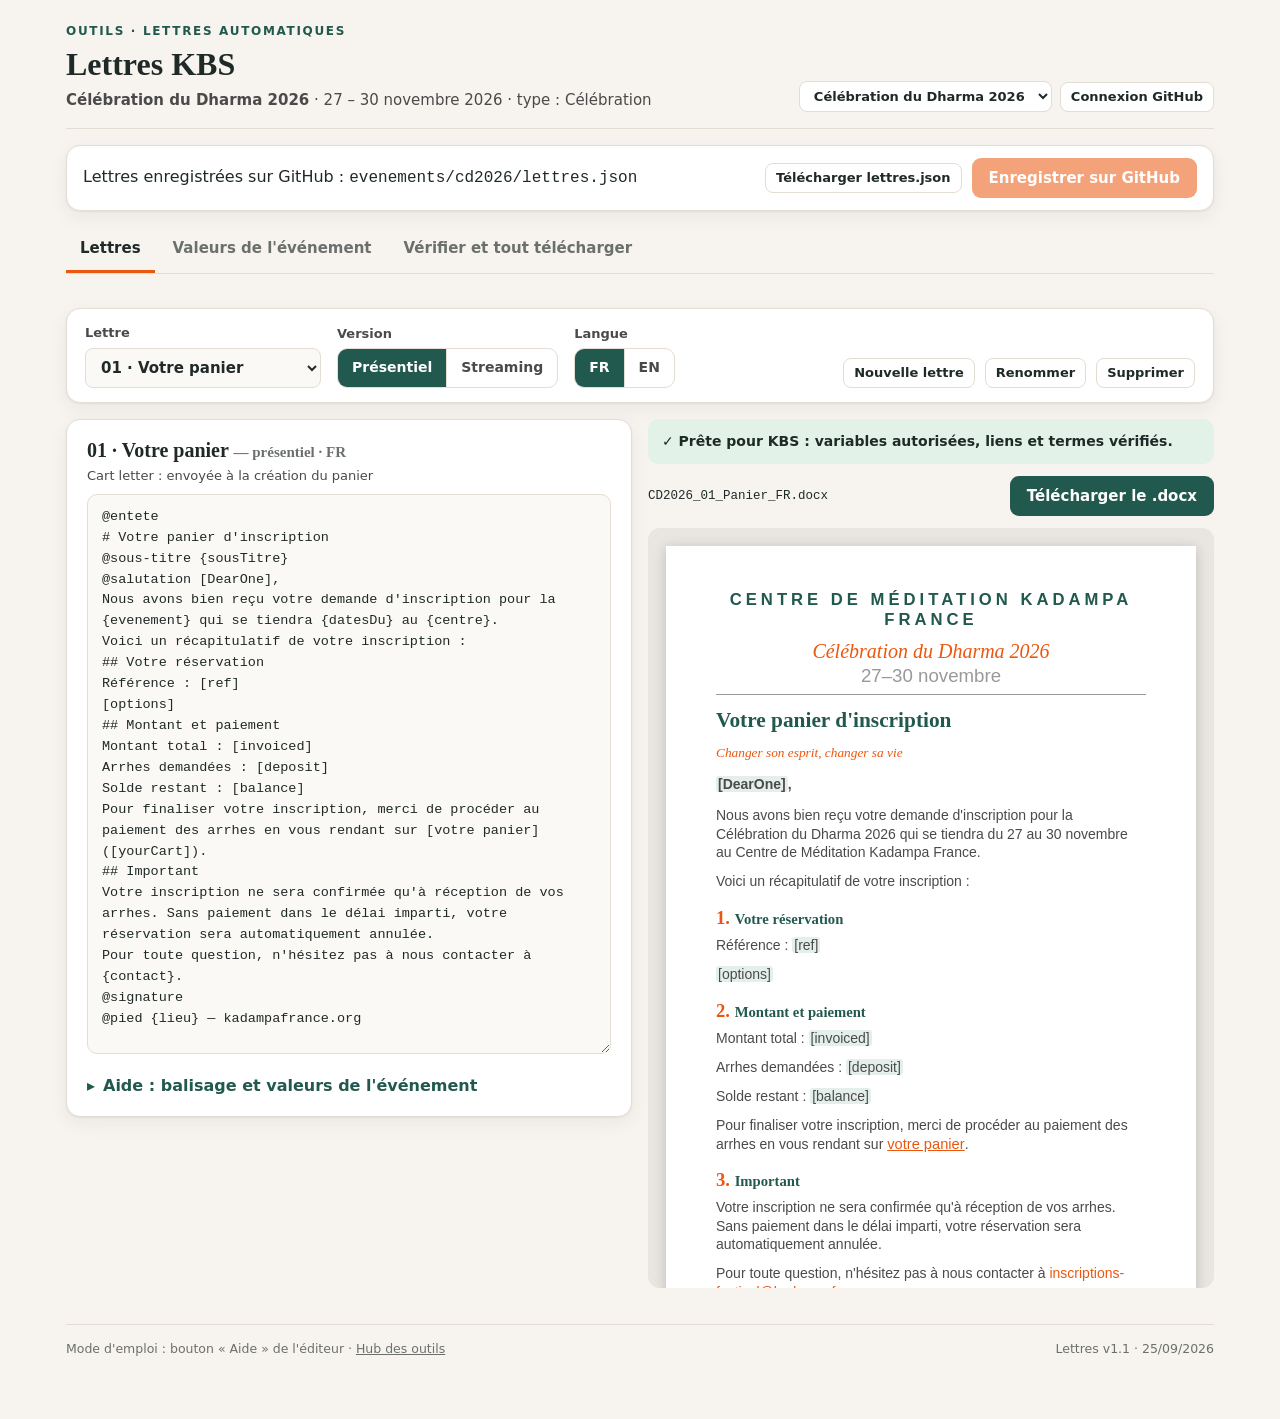
<file: lettres/index.html>
<!DOCTYPE html>
<html lang="fr">
<head>
<meta charset="utf-8">
<meta name="viewport" content="width=device-width, initial-scale=1">
<meta name="robots" content="noindex, nofollow">
<!-- Le jeton GitHub ne peut partir que vers ce site et api.github.com -->
<meta http-equiv="Content-Security-Policy" content="default-src 'self'; connect-src 'self' https://api.github.com; img-src 'self' data: blob:; style-src 'self' 'unsafe-inline'; script-src 'self'; base-uri 'none'; form-action 'none'; object-src 'none'">
<title>Lettres KBS</title>
<link rel="icon" href="data:image/svg+xml,%3Csvg xmlns='http://www.w3.org/2000/svg' viewBox='0 0 32 32'%3E%3Crect width='32' height='32' rx='7' fill='%2322594E'/%3E%3Crect x='7' y='9' width='18' height='14' rx='2' fill='none' stroke='%23fff' stroke-width='2.2'/%3E%3Cpath d='M7.5 10l8.5 7 8.5-7' fill='none' stroke='%23EB570F' stroke-width='2.2'/%3E%3C/svg%3E">
<link rel="stylesheet" href="/commun/formulaires.css">
<style>
/* =========================================================
   Lettres KBS — page propre (le reste vient de formulaires.css)
   ========================================================= */
.barre-outils{display:flex;flex-wrap:wrap;align-items:flex-end;gap:12px 16px;padding:14px 18px}
.seg{display:inline-flex;border:1px solid var(--line);border-radius:10px;overflow:hidden;background:var(--surface)}
.seg button{border:0;background:none;padding:8px 14px;font-weight:700;font-size:14px;cursor:pointer;color:var(--ink-2)}
.seg button+button{border-left:1px solid var(--line)}
.seg button[aria-pressed="true"]{background:var(--teal);color:#fff}
:root[data-theme="dark"] .seg button[aria-pressed="true"]{color:#10201C}
@media (prefers-color-scheme: dark){:root:not([data-theme="light"]) .seg button[aria-pressed="true"]{color:#10201C}}
.duo-l{display:grid;grid-template-columns:minmax(0,1fr) minmax(0,1fr);gap:16px;align-items:start}
@media (max-width:980px){.duo-l{grid-template-columns:1fr}}
.editeur textarea{width:100%;min-height:560px;font:13.5px/1.55 ui-monospace,Consolas,"Cascadia Mono",monospace;padding:12px 14px;border:1px solid var(--line);border-radius:10px;background:var(--surface-2);color:var(--ink);resize:vertical;tab-size:2}
.editeur textarea:focus{outline:3px solid var(--orange);outline-offset:1px}
.papier-wrap{background:#E9E6E1;border-radius:12px;padding:18px;max-height:760px;overflow:auto}
.papier{background:#fff;color:#4A4A4A;max-width:640px;margin:0 auto;padding:44px 50px;box-shadow:0 2px 12px rgba(0,0,0,.18);min-height:400px}
.papier a{color:#EB570F}
.papier mark.kbs{background:#E4EFEC;color:inherit;border-radius:3px;padding:0 2px}
.papier mark.manque{background:#FBE9E7;color:#B3261E;border-radius:3px;padding:0 2px;font-weight:700}
@media (max-width:560px){.papier{padding:24px 18px}.papier-wrap{padding:8px}}
.verif{padding:12px 14px;border-radius:10px;font-size:14px}
.verif.ok{background:var(--ok-soft)}
.verif.ko{background:var(--ko-soft)}
.verif.warn{background:var(--warn-soft)}
.verif ul{margin:6px 0 0;padding-left:18px}
.verif li{margin:3px 0}
.verif .btn-link{font-weight:600;text-align:left}
.puces-val{display:flex;flex-wrap:wrap;gap:6px;margin-top:8px}
.puces-val button{font:600 12px/1.2 ui-monospace,Consolas,monospace;border:1px solid var(--line);background:var(--surface);border-radius:999px;padding:4px 8px;cursor:pointer;color:var(--teal)}
.puces-val button:hover{background:var(--teal-soft)}
.aide-tab{width:100%;border-collapse:collapse;font-size:13.5px;margin-top:8px}
.aide-tab td{padding:5px 8px;border-top:1px solid var(--line);vertical-align:top}
.aide-tab td:first-child{font-family:ui-monospace,Consolas,monospace;white-space:nowrap;color:var(--teal)}
.badge{display:inline-block;font-size:12px;font-weight:700;padding:2px 8px;border-radius:999px;background:var(--warn-soft);color:var(--warn);margin-left:8px;vertical-align:2px}
.badge.ok{background:var(--ok-soft);color:var(--ok)}
.badge.ko{background:var(--ko-soft);color:var(--ko)}
.table-val{width:100%;border-collapse:collapse;font-size:14px}
.table-val th{text-align:left;font-size:12.5px;color:var(--ink-2);padding:8px;border-bottom:1px solid var(--line)}
.table-val td{padding:6px 8px;border-bottom:1px solid var(--line);vertical-align:top}
.table-val td:first-child{min-width:190px}
.table-val code{font-size:12px;color:var(--teal)}
.table-val input{width:100%;padding:7px 9px;border:1px solid var(--line);border-radius:7px;background:var(--surface-2);font-size:14px}
.table-val tr.groupe td{background:var(--surface-2);font-weight:700;font-size:13px;color:var(--ink-2)}
.table-val .src{font-size:11.5px;color:var(--muted)}
.liste-l{width:100%;border-collapse:collapse;font-size:14px}
.liste-l th,.liste-l td{padding:8px 10px;border-bottom:1px solid var(--line);text-align:left}
.liste-l th{font-size:12.5px;color:var(--ink-2)}
.etat-l{display:flex;flex-wrap:wrap;align-items:center;justify-content:space-between;gap:10px;padding:12px 16px}
/* texte lu seulement par les lecteurs d'écran */
.lecteur{position:absolute;width:1px;height:1px;overflow:hidden;clip:rect(0 0 0 0);clip-path:inset(50%);white-space:nowrap}
.etat-l.modif{background:var(--orange-soft);border-color:transparent}
</style>
</head>
<body>
<div id="app"></div>
<noscript><p style="padding:24px;text-align:center">Cette page a besoin de JavaScript.</p></noscript>
<script src="/commun/fiche.js"></script>
<script src="/commun/formulaires.js"></script>
<script src="/commun/lettres-base.js"></script>
<script src="/commun/lettres.js"></script>
<script src="/lettres/lettres-page.js"></script>
</body>
</html>
</file>
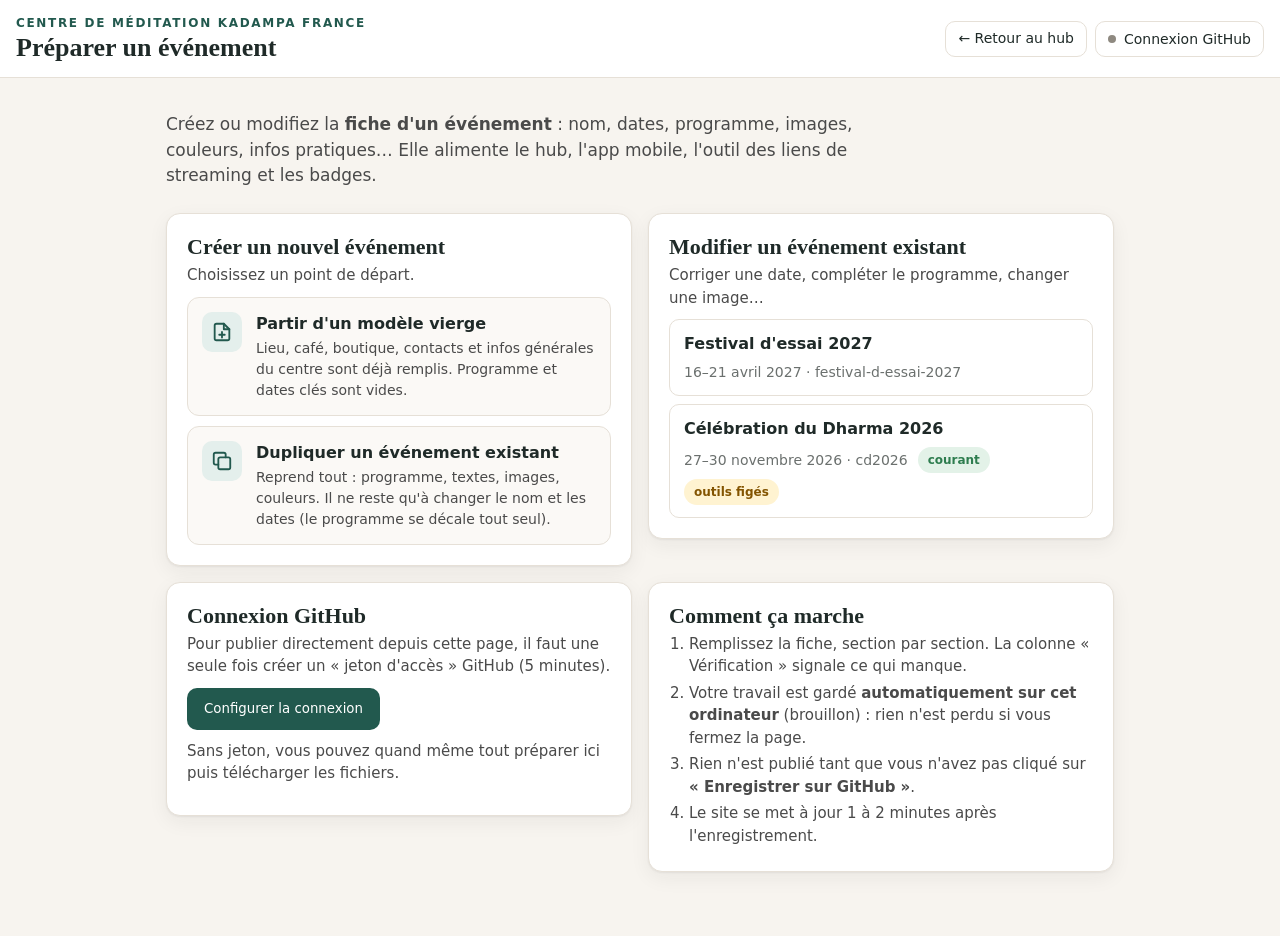
<file: preparer/index.html>
<!DOCTYPE html>
<html lang="fr">
<head>
<meta charset="utf-8">
<meta name="viewport" content="width=device-width, initial-scale=1">
<meta name="robots" content="noindex, nofollow">
<!-- Le jeton GitHub ne peut partir que vers ce site et api.github.com -->
<meta http-equiv="Content-Security-Policy" content="default-src 'self'; connect-src 'self' https://api.github.com data: blob:; img-src 'self' https: data: blob:; style-src 'self' 'unsafe-inline'; script-src 'self' 'unsafe-inline'; base-uri 'none'; form-action 'none'; object-src 'none'">
<title>Préparer un événement</title>
<link rel="icon" href="data:image/svg+xml,%3Csvg xmlns='http://www.w3.org/2000/svg' viewBox='0 0 32 32'%3E%3Crect width='32' height='32' rx='7' fill='%2322594E'/%3E%3Cpath d='M10 22l2-6 8-8 4 4-8 8z' fill='none' stroke='%23EB570F' stroke-width='2.4' stroke-linejoin='round'/%3E%3C/svg%3E">
<style>
/* =========================================================
   Préparer un événement — CMK France
   Crée et modifie les fiches /evenements/<id>/fiche.json
   et les enregistre directement sur GitHub (API), sans
   passer par l'interface de GitHub.
   Page publique : elle ne contient AUCUN jeton ni mot de
   passe. Le jeton GitHub reste dans le navigateur de la
   personne (sessionStorage, ou localStorage si elle coche
   « Se souvenir ») et n'est envoyé qu'à api.github.com.
   ========================================================= */
:root{
  --bg:#F7F4EF; --surface:#FFFFFF; --surface-2:#FBF9F6; --input:#FFFFFF;
  --ink:#1F2A28; --ink-2:#4A4A4A; --muted:#6B706E; --line:#E6E0D7; --field:#8E8980;
  --teal:#22594E; --teal-soft:#E4EFEC; --orange:#EB570F; --orange-ink:#C2470B; --orange-soft:#FDEBE1;
  --ok:#2E7D4F; --ok-soft:#E3F2E8; --err:#B3261E; --err-soft:#FBE9E7; --warn:#835400; --warn-soft:#FFF3D1;
  --on-orange:#FFFFFF; --on-teal:#FFFFFF;
  --shadow:0 1px 2px rgba(31,42,40,.06),0 6px 20px rgba(31,42,40,.06);
  --r:12px; --top:0px;
  color-scheme:light;
}
@media (prefers-color-scheme: dark){
  :root:not([data-theme="light"]){
    --bg:#141A19; --surface:#1C2423; --surface-2:#18201F; --input:#141A19;
    --ink:#ECEFEE; --ink-2:#C4CBC9; --muted:#95A09D; --line:#2C3634; --field:#5E6A67;
    --teal:#7CC4B3; --teal-soft:#1F3330; --orange:#FF8A4C; --orange-ink:#FF9C66; --orange-soft:#3A2419;
    --ok:#5CC98B; --ok-soft:#18301F; --err:#FF8A80; --err-soft:#3A1E1C; --warn:#F2C35B; --warn-soft:#342A12;
    --on-orange:#1A0E07; --on-teal:#0E1A17; --shadow:none; color-scheme:dark;
  }
}
:root[data-theme="dark"]{
  --bg:#141A19; --surface:#1C2423; --surface-2:#18201F; --input:#141A19;
  --ink:#ECEFEE; --ink-2:#C4CBC9; --muted:#95A09D; --line:#2C3634; --field:#5E6A67;
  --teal:#7CC4B3; --teal-soft:#1F3330; --orange:#FF8A4C; --orange-ink:#FF9C66; --orange-soft:#3A2419;
  --ok:#5CC98B; --ok-soft:#18301F; --err:#FF8A80; --err-soft:#3A1E1C; --warn:#F2C35B; --warn-soft:#342A12;
  --on-orange:#1A0E07; --on-teal:#0E1A17; --shadow:none; color-scheme:dark;
}
*{box-sizing:border-box}
[hidden]{display:none!important}
html{-webkit-text-size-adjust:100%;scroll-padding-top:calc(var(--top) + 12px)}
body{margin:0;background:var(--bg);color:var(--ink);font:16px/1.5 "Segoe UI",Calibri,system-ui,-apple-system,sans-serif;overflow-x:hidden}
a{color:var(--teal)}
a:hover{color:var(--orange-ink)}
h1,h2,h3{font-family:Georgia,"Times New Roman",serif;line-height:1.2;margin:0}
p{margin:0 0 10px}
code{font-family:ui-monospace,Consolas,monospace;font-size:.92em;background:var(--surface-2);border:1px solid var(--line);border-radius:5px;padding:0 4px;overflow-wrap:anywhere}
.sr{position:absolute!important;width:1px;height:1px;overflow:hidden;clip:rect(0 0 0 0);white-space:nowrap}
:focus-visible{outline:3px solid var(--orange);outline-offset:2px}
.card{background:var(--surface);border:1px solid var(--line);border-radius:14px;box-shadow:var(--shadow)}
.muted{color:var(--muted)}
.small{font-size:13px}

/* ---------- En-tête ---------- */
.topbar{background:var(--surface);border-bottom:1px solid var(--line)}
.topbar-in{max-width:1360px;margin:0 auto;padding:14px 16px;display:flex;flex-wrap:wrap;align-items:center;gap:10px 18px}
.brand{display:flex;flex-direction:column;min-width:0;margin-right:auto}
.kicker{font-size:12px;letter-spacing:.14em;text-transform:uppercase;font-weight:700;color:var(--teal);margin:0}
.brand h1{font-size:clamp(20px,3vw,26px)}
.top-actions{display:flex;flex-wrap:wrap;gap:8px;align-items:center}

/* ---------- Boutons ---------- */
.btn{display:inline-flex;align-items:center;justify-content:center;gap:8px;min-height:42px;text-decoration:none;font:600 15px/1.2 inherit;font-family:inherit;border-radius:10px;padding:9px 16px;border:1px solid transparent;cursor:pointer;color:var(--ink);background:transparent;text-align:center}
.btn svg{width:18px;height:18px;flex:none}
.btn-primary{background:var(--orange);color:var(--on-orange);font-weight:700}
.btn-primary:hover{filter:brightness(.94);color:var(--on-orange)}
.btn-teal{background:var(--teal);color:var(--on-teal)}
.btn-teal:hover{filter:brightness(1.08);color:var(--on-teal)}
.btn-ghost{border-color:var(--line);background:var(--surface)}
.btn-ghost:hover{background:var(--surface-2);color:var(--ink)}
.btn-quiet{color:var(--teal);padding:6px 10px;min-height:36px}
.btn-quiet:hover{background:var(--teal-soft);color:var(--teal)}
.btn-danger{color:var(--err)}
.btn-danger:hover{background:var(--err-soft);color:var(--err)}
.btn-sm{min-height:36px;padding:6px 12px;font-size:14px}
.btn[disabled],.btn[aria-disabled="true"]{opacity:.5;cursor:not-allowed;filter:none}
.btn-row{display:flex;flex-wrap:wrap;gap:8px;align-items:center}
.pill{display:inline-flex;align-items:center;gap:6px;font-size:12px;font-weight:600;padding:3px 9px;border-radius:999px;background:var(--surface-2);border:1px solid var(--line);color:var(--ink-2);white-space:nowrap}
.pill.ok{background:var(--ok-soft);color:var(--ok);border-color:transparent}
.pill.warn{background:var(--warn-soft);color:var(--warn);border-color:transparent}
.pill.err{background:var(--err-soft);color:var(--err);border-color:transparent}
.pill.teal{background:var(--teal-soft);color:var(--teal);border-color:transparent}
.dot{width:8px;height:8px;border-radius:50%;background:currentColor;flex:none}

/* ---------- Encadrés ---------- */
.note{border-radius:10px;padding:12px 14px;margin:0 0 14px;font-size:14px;background:var(--teal-soft);color:var(--ink);border-left:4px solid var(--teal)}
.note.warn{background:var(--warn-soft);border-left-color:var(--warn)}
.note.err{background:var(--err-soft);border-left-color:var(--err)}
.note.ok{background:var(--ok-soft);border-left-color:var(--ok)}
.note p:last-child,.note ul:last-child,.note ol:last-child{margin-bottom:0}
.note strong{font-weight:700}
.note ul,.note ol{margin:6px 0 10px;padding-left:20px}

/* ---------- Accueil ---------- */
.home{max-width:980px;margin:0 auto;padding:28px 16px 64px}
.home .lead{font-size:17px;color:var(--ink-2);max-width:720px;margin:6px 0 24px}
.home h2{font-size:22px;margin-bottom:4px}
.home-grid{display:grid;grid-template-columns:repeat(auto-fit,minmax(min(100%,420px),1fr));gap:16px;align-items:start}
.home-card{padding:20px}
.home-card > p{color:var(--ink-2);font-size:15px}
.choice{display:flex;gap:14px;align-items:flex-start;width:100%;text-align:left;padding:14px;border:1px solid var(--line);border-radius:12px;background:var(--surface-2);cursor:pointer;font:inherit;color:var(--ink);margin-top:10px}
.choice:hover{border-color:var(--teal)}
.choice .ico{flex:none;width:40px;height:40px;border-radius:10px;display:grid;place-items:center;background:var(--teal-soft);color:var(--teal)}
.choice .ico svg{width:22px;height:22px}
.choice strong{display:block;font-size:16px}
.choice span.d{display:block;font-size:14px;color:var(--ink-2);margin-top:2px}
.evt-list{list-style:none;margin:10px 0 0;padding:0;display:flex;flex-direction:column;gap:8px}
.evt-list button{width:100%;text-align:left;display:flex;flex-wrap:wrap;align-items:center;gap:6px 10px;padding:12px 14px;border:1px solid var(--line);border-radius:10px;background:var(--surface);font:inherit;color:var(--ink);cursor:pointer;min-height:48px}
.evt-list button:hover{border-color:var(--teal);background:var(--surface-2)}
.evt-list .n{font-weight:700;margin-right:auto}
.evt-list .dd{font-size:14px;color:var(--muted)}
.sub-panel{margin-top:12px;padding-top:12px;border-top:1px dashed var(--line)}
.steps{margin:0;padding-left:20px;color:var(--ink-2);font-size:15px}
.steps li{margin:4px 0}

/* ---------- Éditeur : mise en page ---------- */
.editor{max-width:1360px;margin:0 auto;padding:18px 16px 96px;display:grid;grid-template-columns:190px minmax(0,1fr) 330px;gap:20px;align-items:start}
.ed-head{grid-column:1/-1;display:flex;flex-wrap:wrap;align-items:center;gap:8px 14px}
.ed-head h2{font-size:clamp(20px,2.6vw,26px);margin-right:auto;min-width:0;overflow-wrap:anywhere}
.ed-notes{grid-column:1/-1}
.ed-notes .note{margin:0 0 10px}
.secnav{position:sticky;top:12px;display:flex;flex-direction:column;gap:2px}
.secnav a{display:flex;align-items:center;gap:8px;text-decoration:none;color:var(--ink-2);font-size:15px;padding:8px 10px;border-radius:9px;min-height:40px}
.secnav a:hover{background:var(--surface);color:var(--ink)}
.secnav a.on{background:var(--teal-soft);color:var(--teal);font-weight:700}
.secnav .cnt{margin-left:auto;font-size:11px;font-weight:700;border-radius:999px;padding:1px 7px}
.secnav .cnt.err{background:var(--err-soft);color:var(--err)}
.secnav .cnt.warn{background:var(--warn-soft);color:var(--warn)}
.main{min-width:0;display:flex;flex-direction:column;gap:14px}
.side{position:sticky;top:12px;display:flex;flex-direction:column;gap:14px;max-height:calc(100vh - 24px);overflow:auto;padding-bottom:4px}
.side .card{padding:16px}
.side h3{font-size:17px;margin-bottom:10px}
.mbar{display:none}

/* ---------- Sections ---------- */
.sec{scroll-margin-top:calc(var(--top) + 12px)}
.sec > summary{list-style:none;cursor:pointer;display:flex;align-items:center;gap:12px;padding:16px 18px;border-radius:14px;min-height:56px}
.sec > summary::-webkit-details-marker{display:none}
.sec > summary::after{content:"";width:9px;height:9px;border-right:2px solid var(--muted);border-bottom:2px solid var(--muted);transform:rotate(45deg);margin-left:auto;transition:transform .15s;flex:none}
.sec[open] > summary::after{transform:rotate(-135deg)}
.sec > summary h2{font-size:21px}
.sec > summary .sec-n{flex:none;width:30px;height:30px;border-radius:50%;display:grid;place-items:center;font:700 14px/1 inherit;font-family:inherit;background:var(--teal-soft);color:var(--teal)}
.sec > summary .sec-sub{font-size:14px;color:var(--muted);font-family:inherit;margin-left:4px}
.sec-body{padding:0 18px 20px}
.sec-body > .intro{color:var(--ink-2);font-size:15px;margin:-4px 0 16px;max-width:760px}
.sub{font:700 13px/1.3 inherit;font-family:inherit;letter-spacing:.1em;text-transform:uppercase;color:var(--muted);margin:22px 0 10px}
.sub:first-child{margin-top:0}

/* ---------- Champs ---------- */
.grid{display:grid;grid-template-columns:repeat(2,minmax(0,1fr));gap:12px 16px}
.grid3{display:grid;grid-template-columns:repeat(3,minmax(0,1fr));gap:12px 16px}
.grid4{display:grid;grid-template-columns:repeat(4,minmax(0,1fr));gap:12px 16px}
.span2{grid-column:span 2}
.full{grid-column:1/-1}
.field{display:flex;flex-direction:column;gap:5px;min-width:0}
.field > label,.lbl{font-size:14px;font-weight:600;color:var(--ink);display:flex;align-items:center;gap:6px;flex-wrap:wrap}
.lang{font-size:10px;font-weight:800;letter-spacing:.06em;padding:1px 6px;border-radius:5px;background:var(--surface-2);border:1px solid var(--line);color:var(--muted)}
.req{color:var(--err);font-weight:700}
.aide{font-size:13px;color:var(--muted);margin:0}
input[type=text],input[type=email],input[type=url],input[type=date],input[type=time],input[type=datetime-local],input[type=password],input[type=number],input[type=search],select,textarea{
  font:inherit;font-size:16px;color:var(--ink);background:var(--input);border:1px solid var(--field);border-radius:9px;padding:9px 11px;min-height:44px;width:100%;min-width:0}
textarea{resize:vertical;line-height:1.45;min-height:84px}
textarea.mono{font-family:ui-monospace,Consolas,monospace;font-size:13px}
input:focus-visible,select:focus-visible,textarea:focus-visible{outline:3px solid var(--orange);outline-offset:1px;border-color:transparent}
input[readonly]{background:var(--surface-2);color:var(--ink-2)}
[aria-invalid="true"]{border-color:var(--err)!important;box-shadow:0 0 0 1px var(--err)}
.chk{display:flex;gap:10px;align-items:flex-start;font-size:15px;cursor:pointer;min-height:40px;padding:6px 0}
.chk input{width:22px;height:22px;flex:none;margin:1px 0 0;accent-color:var(--teal)}
.chk small{display:block;color:var(--muted);font-size:13px}
.inline{display:flex;gap:8px;align-items:center}
.inline > input{flex:1}
.toolbar{display:flex;flex-wrap:wrap;gap:6px;margin-bottom:2px}
.toolbar button{font:600 13px/1 inherit;font-family:inherit;padding:7px 10px;min-height:34px;border-radius:7px;border:1px solid var(--line);background:var(--surface-2);color:var(--ink);cursor:pointer}
.toolbar button:hover{border-color:var(--teal)}

/* ---------- Listes éditables ---------- */
.rows{display:flex;flex-direction:column;gap:10px}
.rowc{border:1px solid var(--line);border-radius:12px;background:var(--surface-2);padding:12px}
.rowc.has-err{border-color:var(--err);box-shadow:inset 3px 0 0 var(--err)}
.rowc.has-warn{box-shadow:inset 3px 0 0 var(--warn)}
.row-actions{display:flex;flex-wrap:wrap;gap:4px;justify-content:flex-end;margin-top:8px}
.rowc.compact{display:flex;flex-wrap:wrap;align-items:flex-end;gap:6px 10px;padding:10px 12px}
.rowc.compact > :first-child{flex:1 1 360px;min-width:0}
.rowc.compact .row-actions{margin:0 0 4px auto;flex-wrap:nowrap}
.row-line{display:grid;gap:10px;align-items:end}
.empty{padding:14px;border:1px dashed var(--field);border-radius:10px;color:var(--muted);font-size:15px;text-align:center}
.add-row{margin-top:10px}

/* ---------- Programme ---------- */
.day{border:1px solid var(--line);border-radius:14px;margin-bottom:14px;overflow:hidden;background:var(--surface)}
.day-head{display:flex;flex-wrap:wrap;align-items:center;gap:8px 12px;padding:10px 14px;background:var(--teal-soft)}
.day-head h3{font-size:18px;color:var(--teal);margin-right:auto}
.day-head select{width:auto;min-height:36px;font-size:14px;padding:5px 8px}
.day.out .day-head{background:var(--warn-soft)}
.day.out .day-head h3{color:var(--warn)}
.day-items{padding:10px;display:flex;flex-direction:column;gap:8px}
.item{border:1px solid var(--line);border-radius:11px;background:var(--surface-2)}
.item.has-err{border-color:var(--err)}
.item.has-warn{border-color:var(--warn)}
.item > summary{list-style:none;cursor:pointer;display:flex;align-items:center;gap:10px;padding:10px 12px;min-height:50px;border-radius:11px}
.item > summary::-webkit-details-marker{display:none}
.item > summary::after{content:"";width:7px;height:7px;border-right:2px solid var(--muted);border-bottom:2px solid var(--muted);transform:rotate(45deg);flex:none;margin-left:4px}
.item[open] > summary::after{transform:rotate(-135deg)}
.item[open] > summary{border-bottom:1px solid var(--line);border-radius:11px 11px 0 0}
.it-time{flex:none;font-weight:700;font-size:14px;color:var(--teal);min-width:86px;font-variant-numeric:tabular-nums}
.it-title{min-width:0;flex:1;overflow:hidden;text-overflow:ellipsis;white-space:nowrap;font-weight:600}
.it-title.vide{color:var(--err);font-style:italic;font-weight:400}
.it-tags{display:flex;gap:6px;flex:none}
.tdot{width:10px;height:10px;border-radius:50%;flex:none}
.t-teaching{background:#D14E72}.t-meditation{background:#318F7D}.t-ceremony{background:#EB570F}.t-meal{background:#B9A27A}.t-practical{background:#7A8A87}
.item-body{padding:12px}
.item-body .grid4,.item-body .grid{margin-bottom:12px}
.item-body .grid4{grid-template-columns:minmax(0,1.6fr) minmax(0,1fr) minmax(0,1fr) minmax(0,1.4fr)}
.seance-box{border:1px dashed var(--field);border-radius:10px;padding:8px 12px;margin:4px 0 12px}
.seance-box.on{border-style:solid;border-color:var(--teal);background:var(--teal-soft)}
details.mini > summary{cursor:pointer;font-size:14px;font-weight:600;color:var(--teal);padding:6px 0;list-style:none;display:inline-flex;align-items:center;gap:6px;min-height:36px}
details.mini > summary::-webkit-details-marker{display:none}
details.mini > summary::before{content:"+";font-weight:800;width:14px}
details.mini[open] > summary::before{content:"−"}
.shift{padding:14px;border-radius:12px;background:var(--warn-soft);margin-bottom:14px;border-left:4px solid var(--warn)}
.shift p{margin-bottom:8px}
.shift .chk{min-height:32px;padding:2px 0;font-size:14px}

/* ---------- Images ---------- */
.imgs{display:grid;grid-template-columns:repeat(auto-fit,minmax(min(100%,240px),1fr));gap:14px}
.imgc{border:1px solid var(--line);border-radius:12px;background:var(--surface-2);padding:12px;display:flex;flex-direction:column;gap:8px}
.imgc h3{font:700 16px/1.2 inherit;font-family:inherit}
.drop{position:relative;border:2px dashed var(--field);border-radius:10px;min-height:150px;display:grid;place-items:center;text-align:center;padding:10px;color:var(--muted);font-size:14px;background:var(--surface);overflow:hidden}
.drop.over{border-color:var(--orange);background:var(--orange-soft)}
.drop img{max-width:100%;max-height:220px;border-radius:6px;display:block}
.drop .ph{display:flex;flex-direction:column;align-items:center;gap:6px}
.imgc .meta{font-size:13px;color:var(--muted);min-height:1.3em}

/* ---------- Couleurs ---------- */
.charte{display:grid;grid-template-columns:minmax(0,1fr) 300px;gap:20px;align-items:start}
.colors{display:flex;flex-direction:column;gap:10px}
.color{display:grid;grid-template-columns:52px 120px minmax(0,1fr);gap:10px;align-items:center}
.color input[type=color]{width:52px;height:44px;padding:2px;border:1px solid var(--field);border-radius:9px;background:var(--input);cursor:pointer}
.color .lbl{flex-direction:column;align-items:flex-start;gap:0}
.color .lbl small{font-weight:400;color:var(--muted);font-size:13px}

/* ---------- Maquette de l'app (toujours en clair : la charte ne s'applique qu'au mode clair) ---------- */
.mock{border-radius:18px;overflow:hidden;border:1px solid var(--line);background:#fff;color:#1F2A28;box-shadow:var(--shadow);font-size:13px;max-width:320px;width:100%;margin:0 auto;color-scheme:light}
.mock-hero{position:relative;height:150px;display:grid;place-items:center;text-align:center;color:#fff;overflow:hidden;background:#555}
.mock-hero img{position:absolute;inset:0;width:100%;height:100%;object-fit:cover}
.mock-veil{position:absolute;inset:0}
.mock-txt{position:relative;padding:8px 14px}
.mock-title{font:700 20px/1.15 Georgia,serif;text-shadow:0 1px 6px rgba(0,0,0,.25);overflow-wrap:anywhere}
.mock-sub{font:italic 12px/1.3 Georgia,serif;opacity:.92;margin-top:4px}
.mock-meta{font-size:11px;opacity:.9;margin-top:6px}
.mock-nav{display:flex;justify-content:space-around;padding:8px 4px;font:700 9.5px/1 inherit;letter-spacing:.04em;text-transform:uppercase;color:rgba(255,255,255,.78)}
.mock-nav span{padding:4px 2px;border-top:2px solid transparent}
.mock-body{padding:12px}
.mock-next{border-radius:12px;padding:10px 12px;background:#fff;border:1px solid rgba(0,0,0,.06);margin-bottom:10px}
.mock-next small{display:block;font:800 9.5px/1.2 inherit;letter-spacing:.08em;text-transform:uppercase}
.mock-next b{font:700 14px/1.3 Georgia,serif;display:block;margin-top:3px;overflow:hidden;text-overflow:ellipsis;white-space:nowrap}
.mock-pills{display:flex;gap:6px;overflow:hidden}
.mock-pills span{flex:none;padding:5px 10px;border-radius:999px;border:1px solid #E5DEDE;background:#fff;font-weight:700;font-size:12px}
.hubline{font-size:14px;color:var(--ink-2);margin:12px 0 0;padding-top:12px;border-top:1px solid var(--line)}
.hubline em{font-family:Georgia,serif;color:var(--orange-ink)}
.stats{display:flex;flex-wrap:wrap;gap:6px;margin-top:10px}

/* ---------- Vérification ---------- */
.checks{list-style:none;margin:0;padding:0;display:flex;flex-direction:column;gap:6px}
.checks button{display:flex;gap:8px;align-items:flex-start;width:100%;text-align:left;font:14px/1.35 inherit;font-family:inherit;padding:8px 10px;border-radius:8px;border:0;cursor:pointer;color:var(--ink)}
.checks .e button{background:var(--err-soft)}
.checks .w button{background:var(--warn-soft)}
.checks .e .dot{color:var(--err);margin-top:6px}
.checks .w .dot{color:var(--warn);margin-top:6px}
.checks-ok{display:flex;gap:8px;align-items:center;color:var(--ok);font-weight:600;font-size:15px}
.save-state{font-size:13px;color:var(--muted);margin:10px 0 0}

/* ---------- Infos : aperçu HTML ---------- */
.rendu{border:1px solid var(--line);border-radius:9px;padding:10px 12px;background:var(--surface);font-size:14px;color:var(--ink-2);min-height:44px;overflow-wrap:anywhere}
.rendu a{color:var(--teal)}

/* ---------- Dialogues ---------- */
dialog{border:0;border-radius:16px;padding:0;background:var(--surface);color:var(--ink);width:min(680px,calc(100vw - 24px));max-height:calc(100vh - 24px);box-shadow:0 20px 60px rgba(0,0,0,.35)}
dialog::backdrop{background:rgba(20,26,25,.55)}
.dlg{display:flex;flex-direction:column;max-height:calc(100vh - 24px)}
.dlg-head{display:flex;align-items:center;gap:10px;padding:16px 18px;border-bottom:1px solid var(--line)}
.dlg-head h2{font-size:21px;margin-right:auto}
.dlg-body{padding:16px 18px;overflow:auto}
.dlg-foot{display:flex;flex-wrap:wrap;gap:8px;justify-content:flex-end;padding:12px 18px;border-top:1px solid var(--line)}
.x{width:40px;height:40px;border-radius:9px;border:0;background:transparent;color:var(--ink-2);cursor:pointer;font-size:24px;line-height:1}
.x:hover{background:var(--surface-2)}
.files{list-style:none;margin:0 0 14px;padding:0;border:1px solid var(--line);border-radius:10px;overflow:hidden}
.files li{display:flex;flex-wrap:wrap;align-items:center;gap:6px 10px;padding:9px 12px;border-top:1px solid var(--line);font-size:14px}
.files li:first-child{border-top:0}
.files code{background:none;border:0;padding:0;margin-right:auto}
.progress{list-style:none;margin:0 0 12px;padding:0;display:flex;flex-direction:column;gap:6px;font-size:15px}
.progress li{display:flex;gap:10px;align-items:center}
.progress .st{width:20px;height:20px;border-radius:50%;flex:none;border:2px solid var(--field)}
.progress li.run .st{border-color:var(--orange);border-right-color:transparent;animation:spin .8s linear infinite}
.progress li.done .st{border-color:var(--ok);background:var(--ok)}
.progress li.fail .st{border-color:var(--err);background:var(--err)}
@keyframes spin{to{transform:rotate(360deg)}}
@media (prefers-reduced-motion:reduce){.progress li.run .st{animation:none}}
.linklist{list-style:none;margin:0;padding:0;display:flex;flex-direction:column;gap:6px}
.linklist a{display:flex;justify-content:space-between;gap:10px;padding:10px 12px;border:1px solid var(--line);border-radius:9px;text-decoration:none;color:var(--ink);font-weight:600;overflow-wrap:anywhere}
.linklist a small{font-weight:400;color:var(--muted)}
.linklist a:hover{border-color:var(--teal)}
.howto-token ol{padding-left:22px;margin:8px 0}
.howto-token li{margin:6px 0}
.gh-status{display:inline-flex;align-items:center;gap:8px}

/* ---------- Toast ---------- */
.toast{position:fixed;left:50%;bottom:84px;transform:translateX(-50%);z-index:50;background:#1F2A28;color:#fff;border-radius:12px;padding:10px 12px 10px 16px;display:flex;gap:12px;align-items:center;box-shadow:0 10px 30px rgba(0,0,0,.3);font-size:15px;max-width:calc(100vw - 32px)}
.toast button{font:700 14px/1 inherit;font-family:inherit;background:transparent;color:#FFB48A;border:0;padding:8px;cursor:pointer;min-height:36px}

/* ---------- Adaptation aux écrans ---------- */
@media (max-width:1180px){
  .editor{grid-template-columns:minmax(0,1fr) 310px}
  .secnav{grid-column:1/-1;position:sticky;top:0;z-index:20;flex-direction:row;overflow-x:auto;background:var(--bg);padding:8px 0;margin:0;border-bottom:1px solid var(--line);scrollbar-width:thin}
  .secnav a{flex:none;background:var(--surface);border:1px solid var(--line);font-size:14px;min-height:38px;padding:6px 10px}
  :root{--top:58px}
}
@media (max-width:900px){
  .editor{grid-template-columns:minmax(0,1fr);padding-bottom:110px}
  .side{position:static;max-height:none;overflow:visible}
  .charte{grid-template-columns:1fr}
  .mbar{display:flex;position:fixed;left:0;right:0;bottom:0;z-index:30;background:var(--surface);border-top:1px solid var(--line);padding:10px 16px calc(10px + env(safe-area-inset-bottom));gap:10px;align-items:center;box-shadow:0 -6px 20px rgba(0,0,0,.08)}
  .mbar .btn-primary{margin-left:auto}
  .mbar button.st{background:none;border:0;font:600 14px/1.2 inherit;font-family:inherit;color:var(--ink);text-align:left;cursor:pointer;padding:6px 0;min-height:40px}
  .side-save{display:none}
}
@media (max-width:640px){
  .grid,.grid3{grid-template-columns:minmax(0,1fr)}
  .grid4,.item-body .grid4{grid-template-columns:repeat(2,minmax(0,1fr))}
  .span2{grid-column:auto}
  .sec > summary{padding:14px}
  .sec-body{padding:0 14px 16px}
  .sec > summary .sec-sub{display:none}
  .color{grid-template-columns:52px 108px minmax(0,1fr)}
  .color .lbl small{display:none}
  .it-time{min-width:0}
  .row-line{grid-template-columns:minmax(0,1fr) minmax(0,1fr)!important}
  .row-line > .field:last-child{grid-column:1/-1}
  .it-tags .pill span.t{display:none}
  .dlg-foot .btn{flex:1 1 auto}
  .topbar-in{padding:12px 16px}
}
</style>
</head>
<body>

<header class="topbar">
  <div class="topbar-in">
    <div class="brand">
      <p class="kicker">Centre de Méditation Kadampa France</p>
      <h1>Préparer un événement</h1>
    </div>
    <div class="top-actions">
      <a class="btn btn-ghost btn-sm" id="lien-hub" href="/">← Retour au hub</a>
      <button class="btn btn-ghost btn-sm" type="button" id="btn-gh" aria-haspopup="dialog">
        <span class="gh-status"><span class="dot" id="gh-dot" style="color:var(--field)"></span><span id="gh-label">Connexion GitHub</span></span>
      </button>
    </div>
  </div>
</header>

<!-- =================== ACCUEIL =================== -->
<main id="vue-accueil" class="home">
  <p class="lead">Créez ou modifiez la <strong>fiche d'un événement</strong> : nom, dates, programme, images, couleurs, infos pratiques… Elle alimente le hub, l'app mobile, l'outil des liens de streaming et les badges.</p>

  <div id="accueil-msg"></div>
  <div id="brouillons" class="card home-card" style="margin-bottom:16px" hidden></div>

  <div class="home-grid">
    <section class="card home-card" aria-labelledby="t-creer">
      <h2 id="t-creer">Créer un nouvel événement</h2>
      <p>Choisissez un point de départ.</p>
      <button class="choice" type="button" id="btn-vierge">
        <span class="ico" aria-hidden="true"><svg viewBox="0 0 24 24" fill="none" stroke="currentColor" stroke-width="2" stroke-linecap="round" stroke-linejoin="round"><path d="M14 3H6a2 2 0 0 0-2 2v14a2 2 0 0 0 2 2h12a2 2 0 0 0 2-2V9z"/><path d="M14 3v6h6"/><path d="M12 12v6M9 15h6"/></svg></span>
        <span><strong>Partir d'un modèle vierge</strong><span class="d">Lieu, café, boutique, contacts et infos générales du centre sont déjà remplis. Programme et dates clés sont vides.</span></span>
      </button>
      <button class="choice" type="button" id="btn-dupliquer" aria-expanded="false" aria-controls="liste-dupliquer">
        <span class="ico" aria-hidden="true"><svg viewBox="0 0 24 24" fill="none" stroke="currentColor" stroke-width="2" stroke-linecap="round" stroke-linejoin="round"><rect x="8" y="8" width="13" height="13" rx="2"/><path d="M16 8V5a2 2 0 0 0-2-2H5a2 2 0 0 0-2 2v9a2 2 0 0 0 2 2h3"/></svg></span>
        <span><strong>Dupliquer un événement existant</strong><span class="d">Reprend tout : programme, textes, images, couleurs. Il ne reste qu'à changer le nom et les dates (le programme se décale tout seul).</span></span>
      </button>
      <div class="sub-panel" id="liste-dupliquer" hidden>
        <p class="small muted" style="margin:0">Quel événement copier ?</p>
        <ul class="evt-list" id="evts-dupliquer"></ul>
      </div>
    </section>

    <section class="card home-card" aria-labelledby="t-modifier">
      <h2 id="t-modifier">Modifier un événement existant</h2>
      <p>Corriger une date, compléter le programme, changer une image…</p>
      <ul class="evt-list" id="evts-modifier"><li class="muted small">Chargement de la liste…</li></ul>
    </section>

    <section class="card home-card" aria-labelledby="t-gh">
      <h2 id="t-gh">Connexion GitHub</h2>
      <p id="accueil-gh">Pour publier directement depuis cette page, il faut une seule fois créer un « jeton d'accès » GitHub (5 minutes).</p>
      <div class="btn-row"><button class="btn btn-teal" type="button" id="btn-gh-accueil">Configurer la connexion</button></div>
      <p class="small muted" style="margin-top:10px">Sans jeton, vous pouvez quand même tout préparer ici puis télécharger les fichiers.</p>
    </section>

    <section class="card home-card" aria-labelledby="t-comment">
      <h2 id="t-comment">Comment ça marche</h2>
      <ol class="steps">
        <li>Remplissez la fiche, section par section. La colonne « Vérification » signale ce qui manque.</li>
        <li>Votre travail est gardé <strong>automatiquement sur cet ordinateur</strong> (brouillon) : rien n'est perdu si vous fermez la page.</li>
        <li>Rien n'est publié tant que vous n'avez pas cliqué sur <strong>« Enregistrer sur GitHub »</strong>.</li>
        <li>Le site se met à jour 1 à 2 minutes après l'enregistrement.</li>
      </ol>
    </section>
  </div>
</main>

<!-- =================== ÉDITEUR =================== -->
<div id="vue-editeur" class="editor" hidden>
  <div class="ed-head">
    <button class="btn btn-ghost btn-sm" type="button" id="btn-accueil">← Accueil</button>
    <h2 id="ed-titre">Nouvel événement</h2>
    <span class="pill" id="ed-mode"></span>
  </div>
  <div class="ed-notes" id="ed-notes"></div>

  <nav class="secnav" id="secnav" aria-label="Sections de la fiche"></nav>

  <main class="main" id="form"></main>

  <aside class="side" aria-label="Aperçu et vérification">
    <section class="card" aria-labelledby="t-apercu">
      <h3 id="t-apercu">Aperçu</h3>
      <div id="apercu-mock"></div>
      <p class="hubline" id="apercu-hub"></p>
      <div class="stats" id="apercu-stats"></div>
    </section>
    <section class="card" aria-labelledby="t-verif" id="bloc-verif">
      <h3 id="t-verif">Vérification</h3>
      <div id="verif" aria-live="polite"></div>
      <div class="side-save">
        <button class="btn btn-primary" type="button" id="btn-enregistrer" style="width:100%;margin-top:14px">Enregistrer…</button>
      </div>
      <p class="save-state" id="etat-brouillon"></p>
    </section>
  </aside>

  <div class="mbar" role="region" aria-label="Enregistrement">
    <button class="st" type="button" id="mbar-st">…</button>
    <button class="btn btn-primary" type="button" id="btn-enregistrer-m">Enregistrer…</button>
  </div>
</div>

<!-- =================== DIALOGUE : CONNEXION GITHUB =================== -->
<dialog id="dlg-gh" aria-labelledby="dlg-gh-t">
  <form class="dlg" method="dialog" id="form-gh" novalidate>
    <div class="dlg-head"><h2 id="dlg-gh-t">Connexion GitHub</h2><button class="x" value="annuler" aria-label="Fermer">×</button></div>
    <div class="dlg-body">
      <p>La page enregistre les fiches dans le dépôt GitHub du site, au nom de votre compte, grâce à un <strong>jeton d'accès personnel</strong>. Le jeton reste dans ce navigateur : il n'est envoyé qu'à GitHub.</p>

      <div class="field" style="margin-bottom:10px">
        <label for="gh-token">Jeton d'accès personnel <span class="small muted">(commence par github_pat_)</span></label>
        <div class="inline">
          <input type="password" id="gh-token" autocomplete="off" spellcheck="false" placeholder="github_pat_…">
          <button class="btn btn-ghost btn-sm" type="button" id="gh-voir" aria-pressed="false">Afficher</button>
        </div>
      </div>
      <label class="chk"><input type="checkbox" id="gh-souvenir"><span>Se souvenir sur cet ordinateur<small>À cocher uniquement sur votre ordinateur personnel. Sinon, le jeton est oublié quand vous fermez l'onglet.</small></span></label>

      <details class="mini" style="margin:4px 0 10px">
        <summary>Réglages du dépôt (à ne pas modifier)</summary>
        <div class="grid3" style="margin-top:6px">
          <div class="field"><label for="gh-owner">Propriétaire</label><input type="text" id="gh-owner" spellcheck="false"></div>
          <div class="field"><label for="gh-repo">Dépôt</label><input type="text" id="gh-repo" spellcheck="false"></div>
          <div class="field"><label for="gh-branch">Branche</label><input type="text" id="gh-branch" spellcheck="false"></div>
        </div>
      </details>

      <div id="gh-result" aria-live="polite"></div>

      <details class="howto-token card" style="padding:12px 14px;margin-top:10px" id="gh-howto">
        <summary style="cursor:pointer;font-weight:700;color:var(--teal)">Comment créer un jeton ? (une seule fois, 5 minutes)</summary>
        <ol>
          <li>Connectez-vous sur <a href="https://github.com/settings/personal-access-tokens/new" target="_blank" rel="noopener">github.com</a> avec votre compte (celui qui a accès au dépôt <code>kmcfrance.github.io</code>).</li>
          <li>En haut à droite, cliquez sur votre photo → <strong>Settings</strong> → tout en bas à gauche <strong>Developer settings</strong> → <strong>Personal access tokens</strong> → <strong>Fine-grained tokens</strong> → <strong>Generate new token</strong>.</li>
          <li><strong>Token name</strong> : par exemple « Préparer événements — ordinateur du bureau ».</li>
          <li><strong>Resource owner</strong> : choisissez <strong>kmcfrance</strong>.</li>
          <li><strong>Expiration</strong> : par exemple <strong>1 an</strong> (366 jours). Notez la date : il faudra en recréer un ensuite.</li>
          <li><strong>Repository access</strong> : <strong>Only select repositories</strong> → choisissez <strong>kmcfrance.github.io</strong> (et rien d'autre).</li>
          <li><strong>Permissions</strong> → <strong>Repository permissions</strong> → <strong>Contents</strong> : <strong>Read and write</strong>. Ne touchez à rien d'autre (« Metadata : Read-only » s'ajoute tout seul).</li>
          <li>Cliquez sur <strong>Generate token</strong>, puis <strong>copiez le jeton</strong> (il commence par <code>github_pat_</code>) : GitHub ne le montre qu'une fois.</li>
          <li>Collez-le ci-dessus, puis cliquez sur <strong>Tester la connexion</strong>.</li>
        </ol>
        <p class="small muted">Si « kmcfrance » n'apparaît pas dans « Resource owner », ou si l'organisation doit approuver le jeton, demandez à la DSI (dsi@kadampafrance.org). Solution de secours, moins sûre : <strong>Tokens (classic)</strong> → <strong>Generate new token (classic)</strong>, cocher seulement <strong>public_repo</strong>.</p>
      </details>

      <div class="note warn" style="margin-top:12px">
        <p><strong>Ce jeton donne le droit de modifier le site.</strong> Ne le partagez jamais (ni par e-mail, ni dans une fiche, ni dans un message). Ne cochez pas « Se souvenir » sur un ordinateur partagé.</p>
        <p>Jeton perdu ou ordinateur volé ? Supprimez-le tout de suite sur GitHub : Settings → Developer settings → Personal access tokens → Fine-grained tokens → le jeton → <strong>Delete</strong>.</p>
      </div>
    </div>
    <div class="dlg-foot">
      <button class="btn btn-ghost btn-danger" type="button" id="gh-oublier">Oublier le jeton</button>
      <button class="btn btn-ghost" type="button" id="gh-tester">Tester la connexion</button>
      <button class="btn btn-teal" type="button" id="gh-ok">Enregistrer ces réglages</button>
    </div>
  </form>
</dialog>

<!-- =================== DIALOGUE : ENREGISTRER =================== -->
<dialog id="dlg-save" aria-labelledby="dlg-save-t">
  <div class="dlg">
    <div class="dlg-head"><h2 id="dlg-save-t">Enregistrer</h2><button class="x" type="button" id="save-x" aria-label="Fermer">×</button></div>
    <div class="dlg-body" id="save-body"></div>
    <div class="dlg-foot" id="save-foot"></div>
  </div>
</dialog>

<!-- =================== DIALOGUE : QUESTION =================== -->
<dialog id="dlg-q" aria-labelledby="dlg-q-t">
  <div class="dlg">
    <div class="dlg-head"><h2 id="dlg-q-t"></h2></div>
    <div class="dlg-body" id="dlg-q-body"></div>
    <div class="dlg-foot" id="dlg-q-foot"></div>
  </div>
</dialog>

<script>
'use strict';
/* =========================================================
   1. Constantes et outils
   ========================================================= */
var API = 'https://api.github.com';        /* le jeton n'est JAMAIS envoyé ailleurs */
var ORIGINE = location.protocol === 'file:' ? 'https://kmcfrance.github.io' : location.origin;
/* Dépôt par défaut : celui du site affiché (ex. kmcfrance-essai.github.io → compte kmcfrance-essai),
   pour qu'un site d'essai n'enregistre jamais dans le dépôt réel. Hors GitHub Pages : kmcfrance. */
var DEPOT_DEFAUT = (function () {
  var m = /^([a-z0-9-]+)\.github\.io$/i.exec(location.hostname);
  return m ? { owner: m[1], repo: location.hostname.toLowerCase(), branch: 'main' } : { owner: 'kmcfrance', repo: 'kmcfrance.github.io', branch: 'main' };
})();
var CLE_GH = 'preparer-github', CLE_GH_JETON = 'preparer-github-jeton', PREFIXE_BROUILLON = 'preparer-brouillon:';
var OUTILS_FIGES = ['cd2026'];               /* fiches dont les outils sont figés (anciens dépôts) */

var JOURS = ['dimanche', 'lundi', 'mardi', 'mercredi', 'jeudi', 'vendredi', 'samedi'];
var JOURS_EN = ['Sunday', 'Monday', 'Tuesday', 'Wednesday', 'Thursday', 'Friday', 'Saturday'];
var ABR = ['Dim.', 'Lun.', 'Mar.', 'Mer.', 'Jeu.', 'Ven.', 'Sam.'];
var MOIS = ['janvier', 'février', 'mars', 'avril', 'mai', 'juin', 'juillet', 'août', 'septembre', 'octobre', 'novembre', 'décembre'];
var TYPES = [['teaching', 'Enseignement'], ['meditation', 'Méditation'], ['ceremony', 'Cérémonie / Prière'], ['meal', 'Repas'], ['practical', 'Pratique']];
var TYPE_LABEL = {}; TYPES.forEach(function (t) { TYPE_LABEL[t[0]] = t[1]; });
var IMAGES = [
  { cle: 'visuel', nom: 'visuel.jpg', max: 1600, titre: 'Visuel (bandeau de l\'app)', aide: 'Bandeau de l\'app mobile et de la page streaming. Au moins 800 px de large, format paysage (≈ 800 × 330).' },
  { cle: 'visuelHD', nom: 'visuel-hd.jpg', max: 2400, titre: 'Visuel haute définition', aide: 'Facultatif : version plus grande du visuel (affiches, écrans).' },
  { cle: 'fond', nom: 'fond.jpg', max: 1200, titre: 'Fond de la page streaming', aide: 'Image de fond de la page des participants au streaming (photo du lieu…).' }
];
var CHARTE = [
  ['principale', 'Principale', 'Bandeau de l\'app, jour sélectionné'],
  ['principaleFoncee', 'Principale foncée', 'Titres et ombres sur fond clair'],
  ['principaleClaire', 'Principale très claire', 'Fonds pâles des cartes'],
  ['secondaire', 'Secondaire', 'Barre de navigation de l\'app'],
  ['secondaireClaire', 'Secondaire claire', 'Encarts et icônes'],
  ['accent', 'Accent', 'Onglet actif, « Prochainement »']
];
/* Type d'événement (lettres KBS : terme officiel). Même règle de déduction que /commun/fiche.js */
var TYPES_EVT = [['celebration', 'Célébration'], ['festival', 'Festival'], ['autre', 'Autre']];
function typeValide(v) { return v === 'celebration' || v === 'festival' || v === 'autre'; }
function typeDuNom(n) { n = String(n || ''); return /festival/i.test(n) ? 'festival' : /c[ée]l[ée]bration/i.test(n) ? 'celebration' : 'autre'; }
var FIREBASE_CLES = ['apiKey', 'authDomain', 'projectId', 'storageBucket', 'messagingSenderId', 'appId'];
/* Petite traduction automatique des titres courants (seulement si le champ anglais est vide) */
var TRAD = { 'méditation': 'Meditation', 'enseignement': 'Teaching', 'introduction': 'Introduction', 'déjeuner': 'Lunch', 'dîner': 'Dinner', 'diner': 'Dinner', 'petit-déjeuner': 'Breakfast', 'petit déjeuner': 'Breakfast', 'prières': 'Prayers', 'prière': 'Prayer', 'pause': 'Break', 'pause café': 'Coffee break', 'ouverture des inscriptions': 'Registration opens', 'accueil': 'Welcome', 'pujā': 'Puja', 'puja': 'Puja', 'questions-réponses': 'Questions & answers', 'clôture': 'Closing', 'fin de l\'événement': 'End of the event', 'rangement': 'Tidying up', 'entraide': 'Helping out' };
var TYPE_AUTO = { 'méditation': 'meditation', 'enseignement': 'teaching', 'introduction': 'teaching', 'déjeuner': 'meal', 'dîner': 'meal', 'diner': 'meal', 'petit-déjeuner': 'meal', 'petit déjeuner': 'meal', 'prières': 'ceremony', 'prière': 'ceremony', 'puja': 'ceremony', 'pujā': 'ceremony', 'ouverture des inscriptions': 'practical' };

/* ---------- Fiche vierge intégrée ----------
   Même structure que /evenements/_modele/fiche.json (ce dossier n'est pas publié
   par GitHub Pages, car il commence par « _ »). Choix : on garde ce qui se réutilise
   d'un événement à l'autre (lieu, charte, EmailJS, café, boutique, contacts, infos
   générales) ; on vide ce qui est propre à chaque événement (nom, dates, programme,
   dates clés, Firebase, textes datés comme les navettes). */
var MODELE = {
  _version: 1,
  _aide: "Fiche de l'événement. Voir /evenements/LISEZMOI.md pour le rôle de chaque champ.",
  id: '', code: '',
  typeEvenement: 'autre',   /* re-proposé d'après le nom dès qu'on le tape ; absent de _modele/ exprès (déduit du nom) */
  nom: { fr: '', en: '' },
  nomAffiche: { fr: '', en: '' },
  sousTitre: { fr: '', en: '' },
  debut: '', fin: '',
  lieu: { nom: 'Château de Segrais', adresse: "72220 Saint-Mars-d'Outillé", centre: { fr: 'Centre de Méditation Kadampa France', en: 'Kadampa Meditation Centre France' }, carte: 'https://maps.google.com/?q=Chateau+de+Segrais+Saint-Mars-d%27Outille' },
  enseignant: { fr: '', en: '' },
  pageWeb: '',
  presentation: { fr: '', en: '' },
  charte: { principale: '#D14E72', principaleFoncee: '#B8305A', principaleClaire: '#FCEEF2', secondaire: '#22594E', secondaireClaire: '#318F7D', accent: '#EB570F' },
  images: {},
  app: { firebaseUrl: '' },
  streaming: {
    finDiffere: '',
    firebase: { apiKey: '', authDomain: '', projectId: '', storageBucket: '', messagingSenderId: '', appId: '' },
    emailjs: { publicKey: 'AVNL_-PrO4NqU5RU6', serviceId: 'service_8cjeogb', templateId: 'template_6u839yv' },
    expediteur: '', contact: 'inscriptions-festival@kadampafrance.org'
  },
  formulaires: {
    firebase: { apiKey: '', authDomain: '', projectId: '', storageBucket: '', messagingSenderId: '', appId: '' }
  },
  programme: [],
  infos: [
    { id: 'lieu', titre: { fr: 'Lieu & accès', en: 'Venue & access' }, contenu: { fr: "<strong>Centre de Méditation Kadampa France</strong><br>Château de Segrais, 72220 Saint-Mars-d'Outillé<br><br><a href=\"https://maps.google.com/?q=Chateau+de+Segrais+Saint-Mars-d%27Outille\" target=\"_blank\" rel=\"noopener\">Ouvrir dans Google Maps ↗</a>", en: "<strong>Kadampa Meditation Centre France</strong><br>Château de Segrais, 72220 Saint-Mars-d'Outillé<br><br><a href=\"https://maps.google.com/?q=Chateau+de+Segrais+Saint-Mars-d%27Outille\" target=\"_blank\" rel=\"noopener\">Open in Google Maps ↗</a>" } },
    { id: 'transport', titre: { fr: 'Autres transports', en: 'Other transport' }, contenu: { fr: "<strong>Bus</strong> : Ligne 217 depuis Le Mans → Saint-Mars-d'Outillé, ~2,50 €, ~1h. Puis 15 min à pied.<br><br><strong>Train</strong> : TER Le Mans → gare d'Ecommoy.<br><br><strong>Taxi</strong> : Fouqueray — <a href=\"tel:+33243427368\">02 43 42 73 68</a> (fermé dim.). ~20 € CMK ↔ Ecommoy.<br><br><strong>Covoiturage</strong> : Tableau sur place. <a href=\"https://comparabus.com\" target=\"_blank\" rel=\"noopener\">comparabus.com</a>", en: "<strong>Bus</strong>: Line 217 from Le Mans → Saint-Mars-d'Outillé, ~€2.50, ~1h. Then 15 min walk.<br><br><strong>Train</strong>: TER Le Mans → Ecommoy station.<br><br><strong>Taxi</strong>: Fouqueray — <a href=\"tel:+33243427368\">02 43 42 73 68</a> (closed Sun). ~€20 CMK ↔ Ecommoy.<br><br><strong>Carpooling</strong>: Board on site. <a href=\"https://comparabus.com\" target=\"_blank\" rel=\"noopener\">comparabus.com</a>" } },
    { id: 'traduction', titre: { fr: 'Traduction', en: 'Translation' }, contenu: { fr: "Traduction simultanée <strong>français → anglais</strong> pour tous les enseignements et méditations. Casques fournis à l'accueil.", en: 'Simultaneous <strong>French → English</strong> translation for all teachings and meditations. Headsets provided at reception.' } },
    { id: 'familles', titre: { fr: 'Familles & enfants', en: 'Families & children' }, contenu: { fr: 'Une <strong>salle de retransmission vidéo</strong> est disponible pour les familles avec enfants.', en: 'A <strong>video relay room</strong> is available for families with children.' } },
    { id: 'repas-info', titre: { fr: 'Repas & régimes', en: 'Meals & dietary' }, contenu: { fr: "Tous les repas sont <strong>100 % végétariens</strong>. Alternative <strong>végan sans gluten</strong> sur demande à l'inscription. Petit-déjeuner inclus.", en: 'All meals are <strong>100% vegetarian</strong>. <strong>Vegan gluten-free</strong> alternative on request at registration. Breakfast included.' } },
    { id: 'contacts', titre: { fr: 'Contacts', en: 'Contacts' }, contenu: { fr: '<strong>Inscriptions</strong><br><a href="mailto:inscriptions-festival@kadampafrance.org">inscriptions-festival@kadampafrance.org</a><br><br><strong>Bénévolat</strong><br><a href="mailto:benevolat-festival@kadampafrance.org">benevolat-festival@kadampafrance.org</a>', en: '<strong>Registration</strong><br><a href="mailto:inscriptions-festival@kadampafrance.org">inscriptions-festival@kadampafrance.org</a><br><br><strong>Volunteering</strong><br><a href="mailto:benevolat-festival@kadampafrance.org">benevolat-festival@kadampafrance.org</a>' } }
  ],
  cafe: {
    note: { fr: 'Tous les bénéfices soutiennent le Centre de Méditation Kadampa France.', en: 'All proceeds support the Kadampa Meditation Centre France.' },
    carte: [
      { categorie: { fr: 'Boissons chaudes', en: 'Hot drinks' }, nom: { fr: 'Thé (variétés)', en: 'Tea (varieties)' }, prix: '1,50 €' },
      { categorie: { fr: 'Boissons chaudes', en: 'Hot drinks' }, nom: { fr: 'Café', en: 'Coffee' }, prix: '2,00 €' },
      { categorie: { fr: 'Boissons chaudes', en: 'Hot drinks' }, nom: { fr: 'Chocolat chaud', en: 'Hot chocolate' }, prix: '2,50 €' },
      { categorie: { fr: 'Boissons chaudes', en: 'Hot drinks' }, nom: { fr: 'Chaï latte', en: 'Chai latte' }, prix: '3,00 €' },
      { categorie: { fr: 'Boissons fraîches', en: 'Cold drinks' }, nom: { fr: 'Jus de fruits', en: 'Fruit juice' }, prix: '2,00 €' },
      { categorie: { fr: 'Boissons fraîches', en: 'Cold drinks' }, nom: { fr: 'Eau aromatisée', en: 'Flavoured water' }, prix: '1,00 €' },
      { categorie: { fr: 'Pâtisseries', en: 'Pastries' }, nom: { fr: 'Part de gâteau', en: 'Slice of cake' }, prix: '2,50 €' },
      { categorie: { fr: 'Pâtisseries', en: 'Pastries' }, nom: { fr: 'Cookie', en: 'Cookie' }, prix: '1,50 €' },
      { categorie: { fr: 'Pâtisseries', en: 'Pastries' }, nom: { fr: 'Muffin (végan dispo.)', en: 'Muffin (vegan avail.)' }, prix: '2,00 €' }
    ],
    horaires: []
  },
  boutique: [
    { fr: 'Livres de Dharma (FR & EN)', en: 'Dharma books (FR & EN)' },
    { fr: 'Statues et images bouddhistes', en: 'Buddhist statues and images' },
    { fr: 'Malas et accessoires de méditation', en: 'Malas and meditation accessories' },
    { fr: 'Cartes, encens et cadeaux', en: 'Cards, incense and gifts' }
  ],
  datesCles: [],
  liens: [{ label: 'Comment venir', url: 'https://kadampafrance.org/comment-venir/' }],
  contacts: [
    { role: 'Inscriptions', qui: 'Remboursements, exceptions, questions des participants', email: 'inscriptions-festival@kadampafrance.org' },
    { role: 'Bénévolat', qui: "Séjour de bénévolat, rangement après l'événement", email: 'benevolat-festival@kadampafrance.org' },
    { role: 'Supervision administrative', qui: 'Sylvie & Yannick', email: 'superviseur-admin@kadampafrance.org' },
    { role: 'Organisation spirituelle', qui: 'Dorjé', email: 'epc@kadampafrance.org' },
    { role: 'Direction administrative', qui: 'Romain', email: 'directeur.admin@kadampafrance.org' },
    { role: 'Administration nationale (plan légal)', qui: 'Melody', email: 'admin.national@meditation-paris.org' },
    { role: 'DSI', qui: 'Outils, hébergement, noms de domaine', email: 'dsi@kadampafrance.org' },
    { role: 'Navettes', qui: 'Téléphone', tel: '02 43 87 71 02' }
  ]
};

function $(s, r) { return (r || document).querySelector(s); }
function $$(s, r) { return Array.prototype.slice.call((r || document).querySelectorAll(s)); }
function clone(o) { return o == null ? o : JSON.parse(JSON.stringify(o)); }
function canon(o) { return JSON.stringify(o); }
function esc(s) { return String(s == null ? '' : s).replace(/[&<>"']/g, function (c) { return { '&': '&amp;', '<': '&lt;', '>': '&gt;', '"': '&quot;', "'": '&#39;' }[c]; }); }
function estObjet(o) { return o && typeof o === 'object' && !Array.isArray(o); }
var nUid = 0;
function uid(p) { return (p || 'c') + '-' + (++nUid); }

/* Création d'éléments : el('div', {class:'x', onclick: f}, [enfants]) */
function el(tag, attrs, kids) {
  var e = document.createElement(tag);
  if (attrs) Object.keys(attrs).forEach(function (k) {
    var v = attrs[k];
    if (v == null || v === false) return;
    if (k === 'class') e.className = v;
    else if (k === 'text') e.textContent = v;
    else if (k === 'html') e.innerHTML = v;
    else if (k === 'value') e.value = v;
    else if (k === 'checked') e.checked = !!v;
    else if (k.slice(0, 2) === 'on' && typeof v === 'function') e.addEventListener(k.slice(2), v);
    else e.setAttribute(k, v === true ? '' : v);
  });
  (kids || []).forEach(function add(c) {
    if (c == null || c === false) return;
    if (Array.isArray(c)) { c.forEach(add); return; }
    e.appendChild(c.nodeType ? c : document.createTextNode(String(c)));
  });
  return e;
}

/* Stockage local protégé (navigation privée, stockage bloqué…) */
var Stock = {
  get: function (s, k) { try { return window[s].getItem(k); } catch (e) { return null; } },
  set: function (s, k, v) { try { window[s].setItem(k, v); return true; } catch (e) { return false; } },
  del: function (s, k) { try { window[s].removeItem(k); } catch (e) {} },
  cles: function (s) { try { var a = []; for (var i = 0; i < window[s].length; i++) a.push(window[s].key(i)); return a; } catch (e) { return []; } }
};

/* ---------- Dates ---------- */
function dateValide(s) {
  if (!/^\d{4}-\d{2}-\d{2}$/.test(s || '')) return false;
  var p = s.split('-').map(Number), d = new Date(p[0], p[1] - 1, p[2]);
  return d.getFullYear() === p[0] && d.getMonth() === p[1] - 1 && d.getDate() === p[2];
}
function heureValide(s) { return /^([01]\d|2[0-3]):[0-5]\d$/.test(s || ''); }
function dateHeureValide(s) { var m = /^(\d{4}-\d{2}-\d{2})(?:T(\d{2}:\d{2}))?$/.exec(s || ''); return !!m && dateValide(m[1]) && (!m[2] || heureValide(m[2])); }
function versDate(s) { var p = String(s).split(/[-T:]/).map(Number); return new Date(p[0], p[1] - 1, p[2], p[3] || 0, p[4] || 0); }
function iso(d) { return d.getFullYear() + '-' + String(d.getMonth() + 1).padStart(2, '0') + '-' + String(d.getDate()).padStart(2, '0'); }
function ajouterJours(s, n) { var d = versDate(s.slice(0, 10)); d.setDate(d.getDate() + n); return iso(d) + s.slice(10); }
function ecartJours(a, b) { return Math.round((versDate(b) - versDate(a)) / 86400000); }
function minutes(s) { var p = s.split(':').map(Number); return p[0] * 60 + p[1]; }
function hh(s) { if (!s) return ''; var p = s.split(':'); return p[0] + 'h' + (p[1] && p[1] !== '00' ? p[1] : ''); }
function cap(s) { return s.charAt(0).toUpperCase() + s.slice(1); }
function jourLong(s) { var d = versDate(s); return cap(JOURS[d.getDay()]) + ' ' + d.getDate() + ' ' + MOIS[d.getMonth()]; }
function jourCourt(s) { var d = versDate(s); return ABR[d.getDay()] + ' ' + d.getDate(); }
function datesOk(F) { return dateValide(F.debut) && dateValide(F.fin) && F.fin >= F.debut; }
/* Jours de l'événement (comme /commun/fiche.js), limités à 31 pour éviter une faute de frappe sur l'année */
function joursEvt(F) {
  if (!datesOk(F)) return [];
  var j = [], d = F.debut;
  for (var i = 0; i < 31 && d <= F.fin; i++) { j.push(d); d = ajouterJours(d, 1); }
  return j;
}
/* Même calcul que fiche.js (f.datesTexte.fr) : « 27 – 30 novembre 2026 » */
function datesTexte(F) {
  if (!datesOk(F)) return '';
  var a = versDate(F.debut), b = versDate(F.fin), memeMois = a.getMonth() === b.getMonth();
  return a.getDate() + (memeMois ? '' : ' ' + MOIS[a.getMonth()]) + ' – ' + b.getDate() + ' ' + MOIS[b.getMonth()] + ' ' + b.getFullYear();
}
/* Format de /evenements/index.json : « 27–30 novembre 2026 » */
function datesIndex(F) {
  if (!datesOk(F)) return '';
  var a = versDate(F.debut), b = versDate(F.fin);
  if (F.debut === F.fin) return a.getDate() + ' ' + MOIS[a.getMonth()] + ' ' + a.getFullYear();
  if (a.getFullYear() !== b.getFullYear()) return a.getDate() + ' ' + MOIS[a.getMonth()] + ' ' + a.getFullYear() + ' – ' + b.getDate() + ' ' + MOIS[b.getMonth()] + ' ' + b.getFullYear();
  if (a.getMonth() !== b.getMonth()) return a.getDate() + ' ' + MOIS[a.getMonth()] + ' – ' + b.getDate() + ' ' + MOIS[b.getMonth()] + ' ' + b.getFullYear();
  return a.getDate() + '–' + b.getDate() + ' ' + MOIS[b.getMonth()] + ' ' + b.getFullYear();
}
/* « 10h » / « 21h30 » (café) ↔ « 10:00 » (champ heure) */
function versHeureCafe(v) { if (!heureValide(v)) return ''; var p = v.split(':'); return Number(p[0]) + 'h' + (p[1] !== '00' ? p[1] : ''); }
function depuisHeureCafe(s) { var m = /^(\d{1,2})\s*h\s*(\d{2})?$/i.exec(String(s || '').trim()); if (!m) return ''; return String(m[1]).padStart(2, '0') + ':' + (m[2] || '00'); }

/* ---------- Texte ---------- */
function slug(s) {
  return String(s || '').normalize('NFD').replace(/[̀-ͯ]/g, '').toLowerCase()
    .replace(/&/g, ' et ').replace(/[^a-z0-9]+/g, '-').replace(/^-+|-+$/g, '').slice(0, 40).replace(/-+$/, '');
}
function txt(o, lang) { if (o == null) return ''; if (typeof o === 'string') return lang === 'en' ? '' : o; return o[lang || 'fr'] || ''; }
function emailValide(s) { return /^[^\s@<>()",;]+@[^\s@<>()",;]+\.[a-z]{2,}$/i.test(s || ''); }
function urlValide(s, relatifOk) { return /^https?:\/\/[^\s/$.?#][^\s]*$/i.test(s || '') || (relatifOk && /^\/[^\s]*$/.test(s || '')); }
function moment(h) { var m = minutes(h); return m < 12 * 60 ? 'matin' : m < 18 * 60 ? 'après-midi' : 'soir'; }
/* Nom de séance proposé : « Enseignement — Samedi après-midi » */
function nomSeance(p) {
  var t = txt(p.titre, 'fr') || TYPE_LABEL[p.type] || 'Séance';
  if (!dateValide(p.jour) || !heureValide(p.debut)) return t;
  return t + ' — ' + cap(JOURS[versDate(p.jour).getDay()]) + ' ' + moment(p.debut);
}

/* HTML simple des infos pratiques : aperçu nettoyé (seules quelques balises sont gardées) */
function htmlSur(html) {
  var doc = new DOMParser().parseFromString('<div>' + String(html || '') + '</div>', 'text/html');
  var OK = { STRONG: 1, B: 1, EM: 1, I: 1, A: 1, BR: 1, P: 1, UL: 1, OL: 1, LI: 1, SPAN: 1, U: 1 };
  function copie(n, dest) {
    Array.prototype.forEach.call(n.childNodes, function (c) {
      if (c.nodeType === 3) { dest.appendChild(document.createTextNode(c.textContent)); return; }
      if (c.nodeType !== 1) return;
      if (/^(SCRIPT|STYLE|IFRAME|OBJECT|EMBED)$/.test(c.tagName)) return;
      if (!OK[c.tagName]) { copie(c, dest); return; }
      var e = document.createElement(c.tagName);
      if (c.tagName === 'A') {
        var h = c.getAttribute('href') || '';
        if (/^(https?:|mailto:|tel:)/i.test(h)) e.setAttribute('href', h);
        e.setAttribute('target', '_blank'); e.setAttribute('rel', 'noopener');
      }
      copie(c, e); dest.appendChild(e);
    });
  }
  var f = document.createDocumentFragment();
  copie(doc.body.firstChild, f);
  return f;
}
/* <br> ↔ retour à la ligne, pour éditer le HTML simple sans le taper */
function brVersLignes(s) { return String(s || '').replace(/<br\s*\/?>/gi, '\n'); }
function lignesVersBr(s) { return String(s || '').replace(/\r\n?/g, '\n').replace(/\n/g, '<br>'); }

/* ---------- Couleurs ---------- */
function hexValide(s) { return /^#([0-9a-f]{6}|[0-9a-f]{3})$/i.test(s || ''); }
function hexRgb(h) { h = h.replace('#', ''); if (h.length === 3) h = h.replace(/./g, '$&$&'); return [0, 2, 4].map(function (i) { return parseInt(h.substr(i, 2), 16); }); }
function rgbHex(r) { return '#' + r.map(function (v) { return Math.max(0, Math.min(255, Math.round(v))).toString(16).padStart(2, '0'); }).join('').toUpperCase(); }
function melange(a, b, t) { var x = hexRgb(a), y = hexRgb(b); return rgbHex(x.map(function (v, i) { return v + (y[i] - v) * t; })); }
function rgba(h, a) { return 'rgba(' + hexRgb(h).join(',') + ',' + a + ')'; }
function luminance(h) { return hexRgb(h).map(function (v) { v /= 255; return v <= 0.03928 ? v / 12.92 : Math.pow((v + 0.055) / 1.055, 2.4); }).reduce(function (s, v, i) { return s + v * [0.2126, 0.7152, 0.0722][i]; }, 0); }
function contraste(a, b) { var x = luminance(a), y = luminance(b); return (Math.max(x, y) + 0.05) / (Math.min(x, y) + 0.05); }
function versHsl(h) { var c = hexRgb(h).map(function (v) { return v / 255; }), mx = Math.max.apply(0, c), mn = Math.min.apply(0, c), l = (mx + mn) / 2, s = 0, hu = 0, d = mx - mn;
  if (d) { s = l > 0.5 ? d / (2 - mx - mn) : d / (mx + mn); hu = mx === c[0] ? (c[1] - c[2]) / d + (c[1] < c[2] ? 6 : 0) : mx === c[1] ? (c[2] - c[0]) / d + 2 : (c[0] - c[1]) / d + 4; hu /= 6; }
  return [hu, s, l]; }
function depuisHsl(hu, s, l) { function f(p, q, t) { if (t < 0) t += 1; if (t > 1) t -= 1; return t < 1 / 6 ? p + (q - p) * 6 * t : t < 1 / 2 ? q : t < 2 / 3 ? p + (q - p) * (2 / 3 - t) * 6 : p; }
  if (!s) return rgbHex([l * 255, l * 255, l * 255]); var q = l < 0.5 ? l * (1 + s) : l + s - l * s, p = 2 * l - q;
  return rgbHex([f(p, q, hu + 1 / 3) * 255, f(p, q, hu) * 255, f(p, q, hu - 1 / 3) * 255]); }

/* =========================================================
   2. État
   ========================================================= */
var S = {
  mode: null,          /* 'creer' | 'modifier' */
  source: null,        /* id de l'événement dupliqué */
  idOrig: null,        /* id de la fiche modifiée */
  F: null,             /* copie de travail de la fiche (on ne touche qu'aux champs connus) */
  baseCanon: null,     /* fiche telle que chargée (JSON compact) : détection des conflits */
  img: {},             /* images : { visuel: { nom, url, blob, aEnvoyer, largeur, hauteur, depuis } } */
  index: null,         /* /evenements/index.json */
  debutRef: null,      /* début avant modification : sert à proposer le décalage */
  idManuel: false,
  typeManuel: false,   /* type d'événement choisi à la main (sinon proposé d'après le nom) */
  dirty: false,
  ouverts: new Set(),  /* éléments du programme dépliés */
  nouveaux: new WeakSet(),
  retires: {}          /* blocs retirés (café, boutique) gardés pour pouvoir les remettre */
};

/* Accès par chemin : 'lieu.centre.fr' */
var GARDER_VIDE = /^(streaming\.(firebase|emailjs)|formulaires\.firebase)\./;
var CONTENEURS = { nom: 1, lieu: 1, charte: 1, images: 1, app: 1, streaming: 1, 'streaming.firebase': 1, 'streaming.emailjs': 1, formulaires: 1, 'formulaires.firebase': 1 };
function lire(chemin, o) { return chemin.split('.').reduce(function (a, k) { return a == null ? undefined : a[k]; }, o || S.F); }
function ecrire(chemin, v, o) {
  var racine = o || S.F, cles = chemin.split('.'), cur = racine;
  if (v === '' && !GARDER_VIDE.test(chemin)) {
    /* champ vidé : on retire la clé (et les objets devenus vides, sauf les blocs de base) */
    var pile = [];
    for (var i = 0; i < cles.length - 1; i++) { if (!estObjet(cur[cles[i]])) return; pile.push([cur, cles[i]]); cur = cur[cles[i]]; }
    delete cur[cles[cles.length - 1]];
    for (var j = pile.length - 1; j >= 0; j--) {
      var p = pile[j][0], k = pile[j][1], ch = cles.slice(0, j + 1).join('.');
      if (estObjet(p[k]) && !Object.keys(p[k]).length && !CONTENEURS[ch]) delete p[k]; else break;
    }
    return;
  }
  for (var n = 0; n < cles.length - 1; n++) { if (!estObjet(cur[cles[n]])) cur[cles[n]] = {}; cur = cur[cles[n]]; }
  cur[cles[cles.length - 1]] = v;
}
/* Texte bilingue d'un élément de liste : obj[cle] = { fr, en } */
function setBil(obj, cle, lang, v) {
  if (typeof obj[cle] === 'string') obj[cle] = { fr: obj[cle] };
  if (!estObjet(obj[cle])) obj[cle] = {};
  if (v === '') delete obj[cle][lang]; else obj[cle][lang] = v;
  if (!Object.keys(obj[cle]).length) delete obj[cle];
}
/* Texte simple ou bilingue (on respecte la forme existante) */
function setTexte(obj, cle, v) { if (estObjet(obj[cle])) setBil(obj, cle, 'fr', v); else if (v === '') delete obj[cle]; else obj[cle] = v; }
function setVal(obj, cle, v) { if (v === '') delete obj[cle]; else obj[cle] = v; }
/* Remet les clés connues dans l'ordre habituel (diffs lisibles sur GitHub) */
function ordonner(o, ordre) {
  var copie = {}; ordre.forEach(function (k) { if (k in o) copie[k] = o[k]; });
  Object.keys(o).forEach(function (k) { if (!(k in copie)) copie[k] = o[k]; });
  Object.keys(o).forEach(function (k) { delete o[k]; });
  Object.keys(copie).forEach(function (k) { o[k] = copie[k]; });
}
var ORDRE_PROG = ['jour', 'debut', 'fin', 'titre', 'type', 'desc', 'seance', 'badge'];

/* =========================================================
   3. Réglages GitHub (le jeton ne quitte pas le navigateur)
   ========================================================= */
var GH = { owner: DEPOT_DEFAUT.owner, repo: DEPOT_DEFAUT.repo, branch: DEPOT_DEFAUT.branch, token: '', souvenir: false, verifie: false };
function chargerGH() {
  try { var o = JSON.parse(Stock.get('localStorage', CLE_GH) || '{}'); ['owner', 'repo', 'branch'].forEach(function (k) { if (o[k]) GH[k] = o[k]; }); GH.souvenir = !!o.souvenir; if (o.souvenir && o.token) GH.token = o.token; } catch (e) {}
  if (!GH.token) GH.token = Stock.get('sessionStorage', CLE_GH_JETON) || '';
}
function sauverGH() {
  var o = { owner: GH.owner, repo: GH.repo, branch: GH.branch, souvenir: GH.souvenir };
  if (GH.souvenir && GH.token) o.token = GH.token;
  Stock.set('localStorage', CLE_GH, JSON.stringify(o));
  if (GH.token && !GH.souvenir) Stock.set('sessionStorage', CLE_GH_JETON, GH.token); else Stock.del('sessionStorage', CLE_GH_JETON);
  majStatutGH();
}
function majStatutGH() {
  var dot = $('#gh-dot'), lab = $('#gh-label');
  if (!GH.token) { dot.style.color = 'var(--field)'; lab.textContent = 'Connexion GitHub'; }
  else if (GH.verifie) { dot.style.color = 'var(--ok)'; lab.textContent = 'GitHub connecté'; }
  else if (GH.refuse) { dot.style.color = 'var(--err)'; lab.textContent = 'GitHub : jeton refusé'; }
  else { dot.style.color = 'var(--warn)'; lab.textContent = 'GitHub : jeton enregistré'; }
  var a = $('#accueil-gh');
  if (a) a.innerHTML = GH.token
    ? (GH.verifie ? '<span class="pill ok"><span class="dot"></span>Connecté</span> Vous pouvez enregistrer directement sur GitHub.' : 'Un jeton est enregistré dans ce navigateur. Vous pouvez tester la connexion.')
    : 'Pour publier directement depuis cette page, il faut une seule fois créer un « jeton d\'accès » GitHub (5 minutes).';
  if (a && GH.token && GH.refuse) a.innerHTML = '<span class="pill err"><span class="dot"></span>Jeton refusé</span> ' + esc(GH.refuse) + ' Ouvrez « Configurer la connexion ».';
}
/* Au chargement : vérifie discrètement un jeton déjà enregistré (jeton expiré, supprimé…) */
async function verifierJetonEnFond() {
  if (!GH.token) return;
  try { await testerConnexion(); GH.verifie = true; GH.refuse = null; }
  catch (e) { if (e.status === 401 || e.status === 403 || e.status === 404) GH.refuse = e.message; }
  majStatutGH();
}

function ErreurGH(status, message, detail) { this.status = status; this.message = message; this.detail = detail || ''; }
function messageGH(status, data) {
  var m = (data && data.message) || '';
  if (status === 401) return 'GitHub refuse le jeton : il est incorrect, expiré ou a été supprimé. Créez-en un nouveau (voir « Comment créer un jeton ? »).';
  if (status === 403 && /rate limit/i.test(m)) return 'Trop de demandes envoyées à GitHub. Attendez quelques minutes puis réessayez.';
  if (status === 403) return 'Ce jeton n\'a pas le droit d\'écrire dans le dépôt. Vérifiez qu\'il donne accès au dépôt ' + GH.repo + ' avec la permission « Contents : Read and write ».';
  if (status === 404) return 'Dépôt ou branche introuvable, ou jeton sans accès à ce dépôt. Vérifiez « Repository access » dans le jeton (dépôt ' + GH.owner + '/' + GH.repo + ', branche ' + GH.branch + ').';
  if (status === 409 || status === 422) return 'Le dépôt a changé pendant l\'enregistrement (conflit). Rechargez la page puis réessayez : vos modifications restent dans le brouillon.';
  if (status >= 500) return 'GitHub rencontre un problème temporaire (erreur ' + status + '). Réessayez dans quelques minutes.';
  return 'Erreur GitHub ' + status + (m ? ' : ' + m : '') + '.';
}
async function gh(methode, chemin, corps) {
  if (!GH.token) throw new ErreurGH(0, 'Aucun jeton GitHub : ouvrez « Connexion GitHub ».');
  var r, h = { Authorization: 'Bearer ' + GH.token, Accept: 'application/vnd.github+json', 'X-GitHub-Api-Version': '2022-11-28' };
  if (corps) h['Content-Type'] = 'application/json';
  try { r = await fetch(API + chemin, { method: methode, headers: h, body: corps ? JSON.stringify(corps) : undefined, cache: 'no-store' }); }
  catch (e) { throw new ErreurGH(0, 'Impossible de joindre GitHub. Vérifiez la connexion Internet, puis réessayez.'); }
  var data = null;
  try { data = r.status === 204 ? null : await r.json(); } catch (e) {}
  if (!r.ok) throw new ErreurGH(r.status, messageGH(r.status, data), data && data.message);
  return data;
}
function depot() { return '/repos/' + encodeURIComponent(GH.owner) + '/' + encodeURIComponent(GH.repo); }
function encChemin(p) { return p.split('/').map(encodeURIComponent).join('/'); }
/* Lit un fichier du dépôt (null s'il n'existe pas) */
async function lireDepot(chemin, ref) {
  try { return await gh('GET', depot() + '/contents/' + encChemin(chemin) + '?ref=' + encodeURIComponent(ref || GH.branch)); }
  catch (e) { if (e.status === 404) return null; throw e; }
}
function b64VersOctets(b) { var s = atob(String(b).replace(/\s/g, '')), u = new Uint8Array(s.length); for (var i = 0; i < s.length; i++) u[i] = s.charCodeAt(i); return u; }
function b64VersTexte(b) { return new TextDecoder('utf-8').decode(b64VersOctets(b)); }
function blobVersB64(blob) { return new Promise(function (ok, ko) { var fr = new FileReader(); fr.onload = function () { ok(String(fr.result).split(',')[1] || ''); }; fr.onerror = function () { ko(fr.error); }; fr.readAsDataURL(blob); }); }
function blobVersDataUrl(blob) { return new Promise(function (ok, ko) { var fr = new FileReader(); fr.onload = function () { ok(String(fr.result)); }; fr.onerror = function () { ko(fr.error); }; fr.readAsDataURL(blob); }); }
async function dataUrlVersBlob(u) { return (await fetch(u)).blob(); }

async function testerConnexion() {
  var repo = await gh('GET', depot());
  var p = repo && repo.permissions;
  if (p && p.push === false) throw new ErreurGH(403, 'Connexion réussie, mais votre compte n\'a pas le droit de modifier le dépôt ' + GH.owner + '/' + GH.repo + '. Demandez l\'accès à la DSI.');
  await gh('GET', depot() + '/git/ref/heads/' + encChemin(GH.branch));
  return repo;
}

/* =========================================================
   4. Chargement (site, ou API GitHub si un jeton est là : plus frais)
   ========================================================= */
async function lireSite(chemin, blob) {
  var r = await fetch(ORIGINE + '/' + chemin, { cache: 'no-cache' });
  if (!r.ok) throw new Error('Introuvable : /' + chemin + ' (' + r.status + ')');
  return blob ? r.blob() : r.text();
}
async function lireFichier(chemin, blob) {
  if (GH.token) {
    try {
      var c = await lireDepot(chemin);
      if (c && c.content != null && c.encoding === 'base64') return blob ? new Blob([b64VersOctets(c.content)], { type: 'image/jpeg' }) : b64VersTexte(c.content);
    } catch (e) { /* on retombe sur le site */ }
  }
  return lireSite(chemin, blob);
}
async function chargerIndex() {
  var t = await lireFichier('evenements/index.json');
  S.index = JSON.parse(t);
  if (!Array.isArray(S.index.evenements)) S.index.evenements = [];
  return S.index;
}
function urlImage(id, v) { return /^(https?:|data:|blob:)/.test(v) ? v : v.charAt(0) === '/' ? ORIGINE + v : ORIGINE + '/evenements/' + id + '/' + v; }

/* =========================================================
   5. Ouverture d'une fiche
   ========================================================= */
function vide() { S.sourceCode = null; S.F = null; S.img = {}; S.ouverts = new Set(); S.nouveaux = new WeakSet(); S.retires = {}; S.idManuel = false; S.typeManuel = false; S.typeTouche = false; S.debutRef = null; S.source = null; S.idOrig = null; S.baseCanon = null; S.dirty = false; S.notes = []; }

function ouvrirVierge() {
  vide();
  S.mode = 'creer';
  S.F = clone(MODELE);
  S.notes = [];
  afficherEditeur();
}

async function ouvrirDuplication(id) {
  vide();
  var F = JSON.parse(await lireFichier('evenements/' + id + '/fiche.json'));
  S.mode = 'creer'; S.source = id;
  /* Nouvel événement = outils génériques : on retire les adresses des anciens outils figés */
  if (F.app) { delete F.app.url; delete F.app.admin; }
  if (F.streaming) { delete F.streaming.url; delete F.streaming.admin; }
  if (F.badges) { delete F.badges.url; if (!Object.keys(F.badges).length) delete F.badges; }
  /* Chaque événement a SES bases Firebase : ne jamais écrire dans celles de l'événement copié */
  if (!F.app) F.app = {};
  F.app.firebaseUrl = '';
  if (!F.streaming) F.streaming = {};
  F.streaming.firebase = { apiKey: '', authDomain: '', projectId: '', storageBucket: '', messagingSenderId: '', appId: '' };
  /* Exception : le projet Firebase des formulaires (navettes, bénévolat) est commun à tous
     les événements (les réponses y sont rangées par événement) : on le garde. */
  F.id = '';
  S.F = F;
  if (!typeValide(F.typeEvenement)) ecrireType(typeDuNom(txt(F.nom, 'fr')));
  S.sourceCode = F.code || null;
  S.debutRef = dateValide(F.debut) ? F.debut : null;
  /* Images : copiées pour être réenregistrées dans le dossier du nouvel événement */
  var manquantes = [];
  await Promise.all(IMAGES.map(async function (im) {
    var v = F.images && F.images[im.cle];
    if (!v) return;
    if (/^(https?:|data:)/.test(v) || v.charAt(0) === '/') { S.img[im.cle] = { nom: v, url: urlImage(id, v), aEnvoyer: false }; return; }
    try {
      var b = await lireFichier('evenements/' + id + '/' + v, true);
      S.img[im.cle] = { nom: v, url: URL.createObjectURL(b), blob: b, aEnvoyer: true, depuis: 'evenements/' + id + '/' + v };
    } catch (e) { manquantes.push(v); delete F.images[im.cle]; }
  }));
  var nomSrc = txt(F.nom, 'fr') || id;
  S.notes = [{ cls: '', html: '<strong>Copie de « ' + esc(nomSrc) + ' ».</strong> À faire maintenant :<ol><li>le <strong>nom</strong> (l\'identifiant et le type d\'événement, Célébration ou Festival, se remplissent tout seuls) ;</li><li>les <strong>dates</strong> : le programme, les dates clés et les horaires du café pourront être décalés automatiquement ;</li><li>les <strong>bases Firebase</strong> de l\'app et des liens du nouvel événement (section « App & streaming ») : celles de l\'événement copié ont été retirées exprès (le projet des <strong>formulaires</strong>, commun à tous les événements, est gardé) ;</li><li>relire les textes qui citent des dates (infos pratiques, dates clés).</li></ol>' }];
  if (manquantes.length) S.notes.push({ cls: 'warn', html: 'Images non copiées (introuvables) : ' + manquantes.map(esc).join(', ') + '. Ajoutez-les dans la section Images.' });
  afficherEditeur();
}

async function ouvrirModification(id, brouillon) {
  vide();
  var brut = await lireFichier('evenements/' + id + '/fiche.json');
  var F = JSON.parse(brut);
  S.mode = 'modifier'; S.idOrig = id;
  S.baseCanon = canon(F);
  S.F = F;
  S.typeManuel = typeValide(F.typeEvenement);   /* absent : affiché d'après le nom, écrit seulement si on le choisit */
  if (!F.id) F.id = id;
  S.debutRef = dateValide(F.debut) ? F.debut : null;
  IMAGES.forEach(function (im) { var v = F.images && F.images[im.cle]; if (v) S.img[im.cle] = { nom: v, url: urlImage(id, v), aEnvoyer: false }; });
  S.notes = [];
  if (OUTILS_FIGES.indexOf(id) > -1 || (F.app && F.app.url) || (F.streaming && F.streaming.url) || (F.badges && F.badges.url)) {
    S.notes.push({ cls: 'warn', html: '<strong>Outils figés.</strong> Cet événement utilise ses anciens outils (app, liens, badges), qui ne lisent pas cette fiche. Vos modifications changent <strong>seulement ce qu\'affiche le hub</strong> (dates clés, liens, contacts…). Les adresses de ces anciens outils sont gardées telles quelles (section « Avancé »).' });
  }
  if (brouillon) await restaurerBrouillon(brouillon);
  afficherEditeur();
}

/* =========================================================
   6. Brouillon automatique (sur cet ordinateur)
   ========================================================= */
function cleBrouillon() { return PREFIXE_BROUILLON + (S.mode === 'modifier' ? S.idOrig : 'nouveau'); }
function lireBrouillon(cle) { try { var b = JSON.parse(Stock.get('localStorage', cle) || 'null'); return b && b.F ? b : null; } catch (e) { return null; } }
function listeBrouillons() {
  return Stock.cles('localStorage').filter(function (k) { return k.indexOf(PREFIXE_BROUILLON) === 0; })
    .map(function (k) { var b = lireBrouillon(k); return b ? { cle: k, b: b } : null; }).filter(Boolean)
    .sort(function (a, b) { return b.b.ts - a.b.ts; });
}
var minuteurBrouillon = null;
function planifierBrouillon() { clearTimeout(minuteurBrouillon); minuteurBrouillon = setTimeout(sauverBrouillon, 700); }
function sauverBrouillon() {
  if (!S.F || !S.dirty) return;
  var imgs = {};
  for (var k in S.img) {
    var i = S.img[k];
    imgs[k] = { nom: i.nom, aEnvoyer: !!i.aEnvoyer, largeur: i.largeur, hauteur: i.hauteur, depuis: i.depuis || null, url: i.aEnvoyer ? null : i.url };
    if (i.aEnvoyer && !i.depuis && i.data) imgs[k].data = i.data;
  }
  var b = { v: 1, ts: Date.now(), mode: S.mode, idOrig: S.idOrig, source: S.source, F: S.F, baseCanon: S.baseCanon, debutRef: S.debutRef, idManuel: S.idManuel, typeManuel: S.typeManuel, img: imgs };
  var ok = Stock.set('localStorage', cleBrouillon(), JSON.stringify(b)), sansImages = false;
  if (!ok) { /* trop gros (images) : on garde au moins le texte */
    Object.keys(imgs).forEach(function (k) { delete imgs[k].data; }); sansImages = true;
    ok = Stock.set('localStorage', cleBrouillon(), JSON.stringify(b));
  }
  var d = new Date();
  $('#etat-brouillon').textContent = ok
    ? 'Brouillon gardé sur cet ordinateur à ' + String(d.getHours()).padStart(2, '0') + 'h' + String(d.getMinutes()).padStart(2, '0') + (sansImages ? ' (sans les nouvelles images : trop lourdes)' : '') + '.'
    : 'Le brouillon ne peut pas être gardé sur cet ordinateur (stockage bloqué) : pensez à enregistrer.';
}
function supprimerBrouillon(cle) { Stock.del('localStorage', cle || cleBrouillon()); }
async function restaurerBrouillon(b) {
  S.F = b.F; S.debutRef = b.debutRef || null; S.idManuel = !!b.idManuel; S.source = b.source || null;
  S.typeManuel = b.typeManuel != null ? !!b.typeManuel : (b.mode === 'modifier' && typeValide(b.F && b.F.typeEvenement));
  if (b.mode === 'modifier') S.baseCanon = b.baseCanon;
  S.img = {};
  var perdues = [];
  await Promise.all(Object.keys(b.img || {}).map(async function (k) {
    var i = b.img[k], o = { nom: i.nom, aEnvoyer: i.aEnvoyer, largeur: i.largeur, hauteur: i.hauteur, depuis: i.depuis };
    try {
      if (i.aEnvoyer && i.data) { o.blob = await dataUrlVersBlob(i.data); o.data = i.data; o.url = URL.createObjectURL(o.blob); }
      else if (i.aEnvoyer && i.depuis) { o.blob = await lireFichier(i.depuis, true); o.url = URL.createObjectURL(o.blob); }
      else if (!i.aEnvoyer) { o.url = i.url; }
      else throw new Error('perdue');
      S.img[k] = o;
    } catch (e) { perdues.push(i.nom); if (S.F.images && S.F.images[k] === i.nom && i.aEnvoyer) delete S.F.images[k]; }
  }));
  S.dirty = true;
  S.notes = S.notes || [];
  S.notes.unshift({ cls: 'ok', html: 'Brouillon repris (' + new Date(b.ts).toLocaleString('fr-FR') + '). Il n\'est pas encore enregistré sur GitHub.' + (perdues.length ? ' Images à remettre : ' + perdues.map(esc).join(', ') + '.' : '') });
}

/* =========================================================
   7. Rendu du formulaire
   ========================================================= */
var SECTIONS = [
  ['general', 'Général', 'nom, dates, lieu'],
  ['programme', 'Programme', 'jour par jour'],
  ['images', 'Images', 'visuel, fond'],
  ['couleurs', 'Couleurs', 'charte de l\'app'],
  ['infos', 'Infos pratiques', 'rubriques de l\'app'],
  ['cafe', 'Café & boutique', ''],
  ['dates', 'Dates clés', 'frise du hub'],
  ['liens', 'Liens & contacts', 'hub'],
  ['outils', 'App & streaming', 'Firebase, e-mails, formulaires'],
  ['avance', 'Avancé', 'JSON, adresses']
];

function changement(opts) {
  S.dirty = true;
  planifierBrouillon();
  planifierVerif();
  if (!opts || opts.apercu !== false) majApercu();
}

/* Champ générique lié à un getter / setter */
function champ(o) {
  var id = o.id || uid('f'), input;
  if (o.type === 'textarea') input = el('textarea', { id: id, rows: o.rows || 3, class: o.mono ? 'mono' : null });
  else if (o.type === 'select') { input = el('select', { id: id }); o.options.forEach(function (op) { input.appendChild(el('option', { value: op[0], text: op[1] })); }); }
  else input = el('input', { id: id, type: o.type || 'text' });
  if (o.placeholder) input.placeholder = o.placeholder;
  if (o.readonly) input.readOnly = true;
  if (o.autocomplete) input.setAttribute('autocomplete', o.autocomplete);
  if (o.inputmode) input.setAttribute('inputmode', o.inputmode);
  if (o.list) input.setAttribute('list', o.list);
  if (o.spell === false) input.spellcheck = false;
  if (o.attrs) Object.keys(o.attrs).forEach(function (k) { input.setAttribute(k, o.attrs[k]); });
  var v = o.get(); input.value = v == null ? '' : v;
  if (o.type === 'select' && input.value !== (v == null ? '' : String(v))) { input.appendChild(el('option', { value: v, text: v })); input.value = v; }
  input.addEventListener('input', function () { if (input.readOnly) return; o.set(input.value); if (o.oninput) o.oninput(input.value, input); changement(); });
  if (o.onchange) input.addEventListener('change', function () { o.onchange(input.value, input); });
  var aide = o.aide ? el('p', { class: 'aide', id: id + '-aide', html: o.aide }) : null;
  if (aide) input.setAttribute('aria-describedby', id + '-aide');
  var lab = el('label', { for: id }, [o.label, o.lang ? el('span', { class: 'lang', text: o.lang, 'aria-label': o.lang === 'EN' ? '(anglais)' : '(français)' }) : null, o.req ? el('span', { class: 'req', 'aria-hidden': 'true', text: '*' }) : null]);
  if (o.req) input.required = true;
  var f = el('div', { class: 'field ' + (o.cls || '') }, [lab, o.avant || null, o.bouton ? el('div', { class: 'inline' }, [input, o.bouton]) : input, aide]);
  f._input = input;
  return f;
}
/* Champ lié à un chemin de la fiche */
function champP(label, chemin, o) {
  o = o || {};
  o.label = label; o.id = o.id || 'f-' + chemin.replace(/\./g, '-');
  o.get = o.get || function () { var v = lire(chemin); return typeof v === 'string' ? v : ''; };
  o.set = o.set || function (v) { ecrire(chemin, v); };
  return champ(o);
}
/* Paire FR / EN */
function paire(label, chemin, o) {
  o = o || {};
  return [champP(label, chemin + '.fr', Object.assign({ lang: 'FR' }, o, { aide: o.aideFr || o.aide })), champP(label, chemin + '.en', Object.assign({ lang: 'EN' }, o, { req: false, aide: o.aideEn || null }))];
}
function champO(label, obj, cle, o) { o = o || {}; o.label = label; o.get = function () { return obj[cle] == null ? '' : obj[cle]; }; o.set = o.set || function (v) { setVal(obj, cle, v); }; return champ(o); }
function champBil(label, obj, cle, lang, o) { o = o || {}; o.label = label; o.lang = lang.toUpperCase(); o.get = function () { return txt(obj[cle], lang); }; o.set = function (v) { setBil(obj, cle, lang, v); }; return champ(o); }
/* Zone de texte « lignes » : les retours à la ligne deviennent <br> dans la fiche */
function champLignes(o) {
  var get = o.get, set = o.set;
  o.type = 'textarea';
  o.get = function () { return brVersLignes(get()); };
  o.set = function (v) { set(lignesVersBr(v)); };
  return champ(o);
}

function section(id, n, titre, sous, corps) {
  var d = el('details', { class: 'sec card', id: 'sec-' + id, open: true }, [
    el('summary', null, [el('span', { class: 'sec-n', 'aria-hidden': 'true', text: n }), el('h2', null, [titre]), sous ? el('span', { class: 'sec-sub', text: sous }) : null]),
    el('div', { class: 'sec-body', id: 'body-' + id })
  ]);
  corps(d.lastChild);
  return d;
}

function afficherEditeur() {
  $('#vue-accueil').hidden = true;
  $('#vue-editeur').hidden = false;
  var F = S.F;
  $('#ed-titre').textContent = S.mode === 'modifier' ? 'Modifier : ' + (txt(F.nom, 'fr') || S.idOrig) : (S.source ? 'Nouvel événement (copie)' : 'Nouvel événement');
  var mode = $('#ed-mode');
  mode.textContent = S.mode === 'modifier' ? 'Fiche « ' + S.idOrig + ' »' : 'Pas encore publié';
  mode.className = 'pill ' + (S.mode === 'modifier' ? 'teal' : 'warn');
  $('#ed-notes').innerHTML = '';
  (S.notes || []).forEach(function (n) { $('#ed-notes').appendChild(el('div', { class: 'note ' + n.cls, html: n.html })); });
  try { history.replaceState(null, '', S.mode === 'modifier' ? '?evt=' + encodeURIComponent(S.idOrig) : location.pathname); } catch (e) {}
  $('#lien-hub').href = '/' + (S.mode === 'modifier' ? '?evt=' + encodeURIComponent(S.idOrig) : '');

  var nav = $('#secnav'); nav.innerHTML = '';
  SECTIONS.forEach(function (s) { nav.appendChild(el('a', { href: '#sec-' + s[0], 'data-sec': s[0], onclick: function (e) { e.preventDefault(); allerSection(s[0]); } }, [el('span', { text: s[1] }), el('span', { class: 'cnt', hidden: true })])); });

  var form = $('#form'); form.innerHTML = '';
  form.appendChild(section('general', 1, 'Général', 'nom, dates, lieu', rendreGeneral));
  form.appendChild(section('programme', 2, 'Programme', 'jour par jour', rendreProgramme));
  form.appendChild(section('images', 3, 'Images', 'visuel, fond', rendreImages));
  form.appendChild(section('couleurs', 4, 'Couleurs', 'charte de l\'app', rendreCouleurs));
  form.appendChild(section('infos', 5, 'Infos pratiques', 'rubriques de l\'app', rendreInfos));
  form.appendChild(section('cafe', 6, 'Café & boutique', '', rendreCafe));
  form.appendChild(section('dates', 7, 'Dates clés', 'frise et compte à rebours du hub', rendreDates));
  form.appendChild(section('liens', 8, 'Liens & contacts', 'affichés sur le hub', rendreLiens));
  form.appendChild(section('outils', 9, 'App & streaming', 'Firebase, e-mails, formulaires', rendreOutils));
  form.appendChild(section('avance', 10, 'Avancé', 'JSON, adresses des anciens outils', rendreAvance));
  var av = $('#sec-avance'); av.open = false;
  av.addEventListener('toggle', function () { var bd = $('#body-avance'); if (av.open && bd._recharger) bd._recharger(); });
  majDecalage();
  majApercu();
  verifier();
  observerSections();
  window.scrollTo(0, 0);
}
function allerSection(id) {
  var s = $('#sec-' + id); if (!s) return;
  s.open = true; s.scrollIntoView({ behavior: 'smooth', block: 'start' });
  var sum = s.querySelector('summary'); if (sum) sum.focus({ preventScroll: true });
}
var observateur = null;
function observerSections() {
  if (observateur) observateur.disconnect();
  if (!('IntersectionObserver' in window)) return;
  observateur = new IntersectionObserver(function (ents) {
    ents.forEach(function (e) {
      if (!e.isIntersecting) return;
      var id = e.target.id.replace('sec-', '');
      $$('#secnav a').forEach(function (a) { var on = a.getAttribute('data-sec') === id; a.classList.toggle('on', on); if (on) { a.setAttribute('aria-current', 'true'); if (a.parentNode.scrollWidth > a.parentNode.clientWidth) a.parentNode.scrollLeft = a.offsetLeft - 16; } else a.removeAttribute('aria-current'); });
    });
  }, { rootMargin: '-20% 0px -70% 0px' });
  $$('.sec').forEach(function (s) { observateur.observe(s); });
}
function rerendre(id) {
  var body = $('#body-' + id); if (!body) return;
  body.innerHTML = ''; body._recharger = null;
  ({ general: rendreGeneral, programme: rendreProgramme, images: rendreImages, couleurs: rendreCouleurs, infos: rendreInfos, cafe: rendreCafe, dates: rendreDates, liens: rendreLiens, outils: rendreOutils, avance: rendreAvance })[id](body);
}

/* ---------- 7.1 Général ---------- */
function rendreGeneral(b) {
  var F = S.F;
  b.appendChild(el('p', { class: 'intro', text: 'Les informations de base. Les champs marqués * sont obligatoires ; l\'anglais est facultatif (sinon l\'app affiche le français).' }));
  var g = el('div', { class: 'grid' });
  var nomFr = champP('Nom de l\'événement', 'nom.fr', { lang: 'FR', req: true, placeholder: 'ex. Festival de printemps 2027', oninput: function (v) {
    if (S.mode === 'creer' && !S.idManuel) { var s = slug(v); F.id = s; var i = $('#f-id'); if (i) i.value = s; }
    if (S.mode === 'modifier') $('#ed-titre').textContent = 'Modifier : ' + (v || S.idOrig);
    if (S.mode === 'creer' && !S.typeManuel) ecrireType(typeDuNom(v));
    majType();
  } });
  g.appendChild(nomFr);
  g.appendChild(champP('Nom de l\'événement', 'nom.en', { lang: 'EN', placeholder: 'ex. Spring Festival 2027' }));
  var idAide = S.mode === 'modifier'
    ? 'Nom du dossier de la fiche. Il ne peut plus changer (les liens et QR codes déjà diffusés l\'utilisent).'
    : 'Nom du dossier et de l\'adresse (<code>?evt=…</code>). Proposé à partir du nom : minuscules, chiffres et tirets. <strong>Ne plus le changer après publication.</strong>';
  g.appendChild(champ({ id: 'f-id', label: 'Identifiant', req: true, readonly: S.mode === 'modifier', spell: false, autocomplete: 'off', placeholder: 'ex. printemps-2027', aide: idAide,
    get: function () { return F.id || ''; },
    set: function (v) { S.idManuel = true; F.id = v.trim(); },
    onchange: function (v, inp) { var s = v.trim().toLowerCase(); if (s !== v) { inp.value = s; F.id = s; changement(); } if (!s) S.idManuel = false; } }));
  g.appendChild(champP('Code court', 'code', { placeholder: 'ex. PF2027', spell: false, aide: 'Utilisé dans les titres des pages d\'administration (ex. « CD2026 Admin »).', onchange: function (v, inp) { if (v !== v.toUpperCase()) { inp.value = v.toUpperCase(); ecrire('code', inp.value); changement(); } } }));
  g.appendChild(champ({ id: 'f-typeEvenement', label: 'Type d\'événement', type: 'select', options: TYPES_EVT, aide: ' ',
    get: function () { return typeValide(F.typeEvenement) ? F.typeEvenement : typeDuNom(txt(F.nom, 'fr')); },
    set: function (v) { S.typeManuel = true; S.typeTouche = true; ecrireType(v); majType(); } }));
  b.appendChild(g);
  majType(g);

  b.appendChild(el('h3', { class: 'sub', text: 'Dates' }));
  var gd = el('div', { class: 'grid' });
  gd.appendChild(champP('Premier jour', 'debut', { type: 'date', req: true, onchange: function (v) { apresChangementDates('debut', v); } }));
  gd.appendChild(champP('Dernier jour', 'fin', { type: 'date', req: true, onchange: function () { apresChangementDates('fin'); } }));
  b.appendChild(gd);
  b.appendChild(el('p', { class: 'aide', id: 'dates-texte', style: 'margin-top:8px' }));
  b.appendChild(el('div', { id: 'decalage-general' }));
  majDatesTexte();

  b.appendChild(el('h3', { class: 'sub', text: 'Écran d\'accueil de l\'app' }));
  var ga = el('div', { class: 'grid' });
  ['fr', 'en'].forEach(function (l) {
    ga.appendChild(champLignes({ id: 'f-nomAffiche-' + l, label: 'Nom affiché', lang: l.toUpperCase(), rows: 2,
      get: function () { return txt(F.nomAffiche, l); }, set: function (v) { ecrire('nomAffiche.' + l, v); },
      aide: l === 'fr' ? 'Grand titre de l\'écran d\'ouverture. Appuyez sur <strong>Entrée</strong> pour aller à la ligne. Vide = le nom de l\'événement.' : null }));
  });
  ga.appendChild(champP('Sous-titre / thème', 'sousTitre.fr', { lang: 'FR', placeholder: 'ex. Changer son esprit, changer sa vie' }));
  ga.appendChild(champP('Sous-titre / thème', 'sousTitre.en', { lang: 'EN' }));
  b.appendChild(ga);

  b.appendChild(el('h3', { class: 'sub', text: 'Lieu' }));
  var gl = el('div', { class: 'grid' });
  gl.appendChild(champP('Nom du lieu', 'lieu.nom', { placeholder: 'Château de Segrais' }));
  gl.appendChild(champP('Adresse', 'lieu.adresse', { placeholder: '72220 Saint-Mars-d\'Outillé' }));
  gl.appendChild(champP('Centre', 'lieu.centre.fr', { lang: 'FR' }));
  gl.appendChild(champP('Centre', 'lieu.centre.en', { lang: 'EN' }));
  gl.appendChild(champP('Lien vers la carte', 'lieu.carte', { type: 'url', cls: 'full', spell: false, placeholder: 'https://maps.google.com/?q=…', aide: 'Adresse Google Maps (ou autre) du lieu.' }));
  b.appendChild(gl);

  b.appendChild(el('h3', { class: 'sub', text: 'Présentation' }));
  var gp = el('div', { class: 'grid' });
  gp.appendChild(champP('Enseignant(e)', 'enseignant.fr', { lang: 'FR', placeholder: 'ex. Guèn Kelsang …' }));
  gp.appendChild(champP('Enseignant(e)', 'enseignant.en', { lang: 'EN' }));
  gp.appendChild(champP('Page web de l\'événement', 'pageWeb', { type: 'url', cls: 'full', spell: false, placeholder: 'https://kadampafrance.org/enseignement/…' }));
  gp.appendChild(champP('Texte de présentation', 'presentation.fr', { type: 'textarea', lang: 'FR', rows: 6 }));
  gp.appendChild(champP('Texte de présentation', 'presentation.en', { type: 'textarea', lang: 'EN', rows: 6 }));
  b.appendChild(gp);
}
/* Type d'événement : écrit juste après « code » (diffs lisibles) */
function ecrireType(v) {
  var F = S.F;
  if ('typeEvenement' in F) { F.typeEvenement = v; return; }
  var ordre = [], apres = 'code' in F ? 'code' : 'id' in F ? 'id' : null;
  Object.keys(F).forEach(function (k) { ordre.push(k); if (k === apres) ordre.push('typeEvenement'); });
  F.typeEvenement = v;
  ordonner(F, ordre);
}
function majType(c) {
  var F = S.F, sel = (c && $('#f-typeEvenement', c)) || $('#f-typeEvenement'), aide = sel && sel.parentNode.querySelector('.aide');
  if (!sel || !aide || !F) return;
  var enregistre = typeValide(F.typeEvenement), v = enregistre ? F.typeEvenement : typeDuNom(txt(F.nom, 'fr'));
  if (sel.value !== v) sel.value = v;
  var role = v === 'festival' ? 'lettres KBS : « Festival » ; « Célébration » y est signalé.' : v === 'celebration' ? 'lettres KBS : « Célébration » ; « Festival » et « festivaliers » y sont signalés.' : 'lettres KBS : ni « Célébration » ni « Festival » imposé.';
  aide.innerHTML = (!enregistre ? 'Déduit du nom (pas encore écrit dans la fiche). ' : !S.typeManuel ? 'Proposé d\'après le nom. ' : S.mode === 'modifier' && !S.typeTouche ? 'Enregistré dans la fiche. ' : 'Choisi à la main. ') + esc(cap(role));
}
function majDatesTexte() {
  var p = $('#dates-texte'); if (!p) return;
  var F = S.F, j = joursEvt(F);
  p.textContent = j.length ? 'Affiché : « ' + datesTexte(F) + ' » — ' + j.length + ' jour' + (j.length > 1 ? 's' : '') + ' (' + j.map(jourCourt).join(', ') + ').' : '';
}
function apresChangementDates(quoi, v) {
  var F = S.F;
  /* Le début passe après la fin : on déplace la fin en gardant la même durée */
  if (quoi === 'debut' && dateValide(v) && dateValide(F.fin) && S.debutRef && dateValide(S.debutRef) && v > F.fin) {
    var duree = Math.max(0, ecartJours(S.debutRef, F.fin));
    F.fin = ajouterJours(v, duree);
    var fi = $('#f-fin'); if (fi) fi.value = F.fin;
    toast('Dernier jour ajusté au ' + jourLong(F.fin).toLowerCase() + ' (même durée).');
  }
  majDatesTexte();
  rerendre('programme');
  rerendre('cafe');
  majDecalage();
  changement();
}

/* ---------- Décalage de toutes les dates ---------- */
/* Point de départ du décalage : fixé dès qu'il y a des éléments datés */
function refDebut() { if (!S.debutRef && dateValide(S.F.debut)) S.debutRef = S.F.debut; }
function decalageEnAttente() {
  var F = S.F;
  if (!S.debutRef || !dateValide(S.debutRef) || !dateValide(F.debut) || S.debutRef === F.debut) return 0;
  var aDecaler = (F.programme || []).length + ((F.cafe && F.cafe.horaires) || []).length + (F.datesCles || []).length;
  return aDecaler ? ecartJours(S.debutRef, F.debut) : 0;
}
function blocDecalage() {
  var n = decalageEnAttente(); if (!n) return null;
  var F = S.F, nb = function (a) { return (a || []).length; };
  var opts = [
    ['programme', 'le programme (' + nb(F.programme) + ' éléments)', nb(F.programme)],
    ['horaires', 'les horaires du café (' + nb(F.cafe && F.cafe.horaires) + ' jours)', nb(F.cafe && F.cafe.horaires)],
    ['datesCles', 'les dates clés (' + nb(F.datesCles) + ')', nb(F.datesCles)],
    ['finDiffere', 'la fin du différé du streaming', F.streaming && dateHeureValide(F.streaming.finDiffere) ? 1 : 0]
  ].filter(function (o) { return o[2]; });
  var box = el('div', { class: 'shift', role: 'region', 'aria-label': 'Décaler les dates' }, [
    el('p', { html: '<strong>Le premier jour a changé : ' + (n > 0 ? '+' : '') + n + ' jour' + (Math.abs(n) > 1 ? 's' : '') + '.</strong> Décaler aussi, du même nombre de jours :' }),
    opts.map(function (o) { return el('label', { class: 'chk' }, [el('input', { type: 'checkbox', checked: true, 'data-dec': o[0] }), el('span', { text: o[1] })]); }),
    (n % 7 !== 0 ? el('p', { class: 'small', text: 'Les jours de la semaine changent : les noms de séances du type « … — Samedi matin » seront renommés.' }) : null),
    el('div', { class: 'btn-row' }, [
      el('button', { class: 'btn btn-teal btn-sm', type: 'button', 'data-action': 'decaler', text: 'Décaler de ' + n + ' jour' + (Math.abs(n) > 1 ? 's' : ''), onclick: function () {
        var choix = {}; $$('input[data-dec]', box).forEach(function (c) { choix[c.getAttribute('data-dec')] = c.checked; });
        decaler(n, choix);
      } }),
      el('button', { class: 'btn btn-ghost btn-sm', type: 'button', text: 'Ne pas décaler', onclick: function () { S.debutRef = F.debut; majDecalage(); changement(); } })
    ])
  ]);
  return box;
}
function majDecalage() {
  ['#decalage-general', '#decalage-programme'].forEach(function (s) { var c = $(s); if (!c) return; c.innerHTML = ''; var bl = blocDecalage(); if (bl) c.appendChild(bl); });
}
function decaler(n, choix) {
  var F = S.F, nbProg = 0;
  if (choix.programme) (F.programme || []).forEach(function (p) {
    if (!dateValide(p.jour)) return;
    var auto = p.seance && p.seance === nomSeance(p);
    p.jour = ajouterJours(p.jour, n); nbProg++;
    if (auto) p.seance = nomSeance(p);
  });
  if (choix.horaires && F.cafe && F.cafe.horaires) F.cafe.horaires.forEach(function (h) { if (dateValide(h.jour)) h.jour = ajouterJours(h.jour, n); });
  if (choix.datesCles) (F.datesCles || []).forEach(function (d) { if (dateHeureValide(d.date)) d.date = ajouterJours(d.date, n); });
  if (choix.finDiffere && F.streaming && dateHeureValide(F.streaming.finDiffere)) F.streaming.finDiffere = ajouterJours(F.streaming.finDiffere, n);
  S.debutRef = F.debut;
  ['programme', 'cafe', 'dates', 'outils'].forEach(rerendre);
  majDecalage();
  changement();
  toast('Dates décalées de ' + n + ' jours. Relisez les textes qui citent des dates (infos pratiques…).');
}

/* ---------- 7.2 Programme ---------- */
function trierProgramme() {
  var P = S.F.programme; if (!Array.isArray(P)) return;
  var idx = new Map(); P.forEach(function (p, i) { idx.set(p, i); });
  P.sort(function (a, b) { return String(a.jour || '').localeCompare(String(b.jour || '')) || String(a.debut || '').localeCompare(String(b.debut || '')) || idx.get(a) - idx.get(b); });
}
function rendreProgramme(b) {
  var F = S.F;
  if (!Array.isArray(F.programme)) F.programme = [];
  b.appendChild(el('p', { class: 'intro', html: 'Le programme affiché dans l\'app, jour par jour. Cochez <strong>« Séance diffusée en streaming »</strong> pour les séances qui auront un lien vidéo : l\'outil des liens les reprend automatiquement.' }));
  b.appendChild(el('div', { id: 'decalage-programme' }));
  var jours = joursEvt(F);
  if (!jours.length) b.appendChild(el('div', { class: 'empty', text: 'Indiquez d\'abord le premier et le dernier jour (section Général) : les journées du programme apparaîtront ici.' }));
  var parJour = {}; F.programme.forEach(function (p) { (parJour[p.jour] = parJour[p.jour] || []).push(p); });
  jours.forEach(function (j) { b.appendChild(rendreJour(j, parJour[j] || [], jours)); });
  var hors = F.programme.filter(function (p) { return jours.indexOf(p.jour) < 0; });
  if (hors.length) b.insertBefore(rendreJour(null, hors, jours), b.children[2] || null);
  majDecalage();
}
function rendreJour(j, items, jours) {
  var box = el('div', { class: 'day' + (j ? '' : ' out'), 'data-jour': j || 'hors' });
  var tri = items.slice().sort(function (a, b) { return String(a.jour).localeCompare(String(b.jour)) || String(a.debut || '').localeCompare(String(b.debut || '')); });
  var copier = null;
  if (j && items.length && jours.length > 1) {
    copier = el('select', { 'aria-label': 'Copier les éléments de cette journée vers un autre jour' }, [el('option', { value: '', text: 'Copier la journée vers…' })].concat(jours.filter(function (x) { return x !== j; }).map(function (x) { return el('option', { value: x, text: jourLong(x) }); })));
    copier.addEventListener('change', function () {
      var cible = copier.value; if (!cible) return;
      var copies = tri.map(function (p) { var c = clone(p); c.jour = cible; if (c.seance) c.seance = nomSeance(c); return c; });
      S.F.programme = S.F.programme.concat(copies); trierProgramme();
      rerendre('programme'); changement();
      toast(copies.length + ' élément(s) copiés vers ' + jourLong(cible) + '.', function () { S.F.programme = S.F.programme.filter(function (p) { return copies.indexOf(p) < 0; }); rerendre('programme'); changement(); });
    });
  }
  box.appendChild(el('div', { class: 'day-head' }, [
    el('h3', { text: j ? jourLong(j) : 'Hors des dates de l\'événement' }),
    el('span', { class: 'pill', text: items.length + ' élément' + (items.length > 1 ? 's' : '') }),
    copier
  ]));
  var liste = el('div', { class: 'day-items' });
  if (!j) liste.appendChild(el('p', { class: 'small', style: 'margin:0 4px 4px', text: 'Ces éléments ne s\'afficheront pas dans l\'app. Changez leur jour, décalez le programme (voir plus haut) ou supprimez-les.' }));
  tri.forEach(function (p) { liste.appendChild(rendreItem(p, jours)); });
  if (j) liste.appendChild(el('div', null, [el('button', { class: 'btn btn-quiet btn-sm', type: 'button', 'data-ajout-jour': j, onclick: function () { ajouterItem(j, tri); } }, ['+ Ajouter un élément le ' + jourLong(j).toLowerCase()])]));
  box.appendChild(liste);
  return box;
}
function ajouterItem(j, tri) {
  var der = tri[tri.length - 1];
  var debut = der ? (heureValide(der.fin) ? der.fin : heureValide(der.debut) ? String(Math.min(23, Number(der.debut.slice(0, 2)) + 1)).padStart(2, '0') + ':' + der.debut.slice(3) : '09:00') : '09:00';
  var p = { jour: j, debut: debut, titre: { fr: '', en: '' }, type: 'teaching' };
  refDebut();
  S.nouveaux.add(p);
  S.F.programme.push(p); trierProgramme();
  S.ouverts.add(p);
  rerendre('programme'); changement();
  var d = DOM_ITEM.get(p); if (d) { var i = d.querySelector('input[data-k="titre-fr"]'); if (i) i.focus(); }
}
var DOM_ITEM = new WeakMap();
function resumeItem(p) {
  var s = [el('span', { class: 'it-time', text: (heureValide(p.debut) ? hh(p.debut) : '--h') + (p.fin ? ' – ' + hh(p.fin) : '') }),
    el('span', { class: 'tdot t-' + (p.type || 'practical'), title: TYPE_LABEL[p.type] || '' }),
    el('span', { class: 'it-title' + (txt(p.titre, 'fr') ? '' : ' vide'), text: txt(p.titre, 'fr') || 'Sans titre' }),
    el('span', { class: 'it-tags' }, [p.seance != null ? el('span', { class: 'pill teal', title: 'Séance diffusée en streaming' }, [el('span', { class: 'dot' }), el('span', { class: 't', text: 'Streaming' })]) : null, p.badge ? el('span', { class: 'pill', text: txt(p.badge, 'fr') }) : null])];
  return s;
}
function rendreItem(p, jours) {
  var d = el('details', { class: 'item' });
  DOM_ITEM.set(p, d);
  if (S.ouverts.has(p)) d.open = true;
  d.addEventListener('toggle', function () { if (d.open) S.ouverts.add(p); else S.ouverts.delete(p); });
  var sum = el('summary', null, resumeItem(p));
  d.appendChild(sum);
  function maj() { sum.innerHTML = ''; resumeItem(p).forEach(function (n) { sum.appendChild(n); }); }
  /* Le tri se fait quand on quitte l'élément (pas pendant la saisie d'une heure) */
  var aTrier = false;
  function retrier(focusSel) {
    aTrier = false; ordonner(p, ORDRE_PROG); trierProgramme(); S.ouverts.add(p); rerendre('programme');
    var n = DOM_ITEM.get(p); if (n && focusSel) { var f = n.querySelector(focusSel); if (f) f.focus(); }
  }
  d.addEventListener('focusout', function (e) { if (aTrier && !(e.relatedTarget && d.contains(e.relatedTarget))) setTimeout(function () { if (aTrier) retrier(); }, 0); });
  /* Nom de séance proposé automatiquement : il suit le titre, le jour et l'heure */
  function suivreSeance(f) { var auto = p.seance && p.seance === nomSeance(p); f(); if (auto) { p.seance = nomSeance(p); var i = d.querySelector('input[data-k="seance"]'); if (i) i.value = p.seance; } }
  var body = el('div', { class: 'item-body' });
  var optsJours = jours.map(function (x) { var d = versDate(x); return [x, cap(JOURS[d.getDay()]) + ' ' + d.getDate()]; });
  if (jours.indexOf(p.jour) < 0) optsJours.unshift([p.jour || '', p.jour ? p.jour + ' (hors dates)' : '— choisir —']);
  var g1 = el('div', { class: 'grid4' });
  g1.appendChild(champ({ label: 'Jour', type: 'select', attrs: { 'data-k': 'jour' }, options: optsJours, get: function () { return p.jour || ''; }, set: function (v) { suivreSeance(function () { p.jour = v; }); }, onchange: function () { retrier('select[data-k="jour"]'); } }));
  g1.appendChild(champ({ label: 'Début', type: 'time', req: true, attrs: { 'data-k': 'debut' }, get: function () { return p.debut || ''; }, set: function (v) { suivreSeance(function () { setVal(p, 'debut', v); }); maj(); aTrier = true; } }));
  g1.appendChild(champ({ label: 'Fin', type: 'time', attrs: { 'data-k': 'fin' }, get: function () { return p.fin || ''; }, set: function (v) { setVal(p, 'fin', v); maj(); }, onchange: function () { ordonner(p, ORDRE_PROG); } }));
  g1.appendChild(champ({ label: 'Type', type: 'select', attrs: { 'data-k': 'type' }, options: TYPES, get: function () { return p.type || 'teaching'; }, set: function (v) { p.type = v; maj(); } }));
  body.appendChild(g1);
  var g2 = el('div', { class: 'grid' });
  var titreEn;
  var titreFr = champBil('Titre', p, 'titre', 'fr', { req: true, attrs: { 'data-k': 'titre-fr' }, oninput: function () { maj(); },
    onchange: function (v) {
      var k = v.trim().toLowerCase();
      if (TRAD[k] && !txt(p.titre, 'en')) { setBil(p, 'titre', 'en', TRAD[k]); titreEn._input.value = TRAD[k]; }
      if (TYPE_AUTO[k] && S.nouveaux.has(p)) { p.type = TYPE_AUTO[k]; var sel = d.querySelector('select[data-k="type"]'); if (sel) sel.value = p.type; }
      maj(); changement();
    } });
  /* le titre fait partie du nom de séance proposé */
  var setTitre = titreFr._input;
  setTitre.addEventListener('focus', function () { setTitre._auto = p.seance && p.seance === nomSeance(p); });
  setTitre.addEventListener('input', function () { if (setTitre._auto) { p.seance = nomSeance(p); var i = d.querySelector('input[data-k="seance"]'); if (i) i.value = p.seance; } });
  g2.appendChild(titreFr);
  titreEn = champBil('Titre', p, 'titre', 'en', {});
  g2.appendChild(titreEn);
  g2.appendChild(champBil('Description', p, 'desc', 'fr', { placeholder: 'ex. Avec Guèn Kelsang …' }));
  g2.appendChild(champBil('Description', p, 'desc', 'en', {}));
  body.appendChild(g2);

  /* Séance de streaming */
  var sb = el('div', { class: 'seance-box' + (p.seance != null ? ' on' : '') });
  var nomChamp;
  var cb = el('input', { type: 'checkbox', checked: p.seance != null });
  cb.addEventListener('change', function () {
    if (cb.checked) { p.seance = (d._seanceMemo) || nomSeance(p); } else { d._seanceMemo = p.seance; delete p.seance; }
    ordonner(p, ORDRE_PROG);
    sb.classList.toggle('on', cb.checked); nomChamp.hidden = !cb.checked; nomChamp._input.value = p.seance || '';
    maj(); changement();
  });
  sb.appendChild(el('label', { class: 'chk' }, [cb, el('span', null, ['Séance diffusée en streaming', el('small', { text: 'Elle apparaîtra dans l\'outil des liens (« Pré-remplir les séances »).' })])]));
  var proposer = el('button', { class: 'btn btn-ghost btn-sm', type: 'button', text: 'Proposer', title: 'Proposer un nom à partir du titre, du jour et de l\'heure', onclick: function () { p.seance = nomSeance(p); nomChamp._input.value = p.seance; changement(); } });
  nomChamp = champ({ label: 'Nom de la séance', attrs: { 'data-k': 'seance' }, aide: 'Vu par les participants du streaming et dans les e-mails. Ex. « Enseignement — Samedi après-midi ».', bouton: proposer,
    get: function () { return p.seance || ''; }, set: function (v) { p.seance = v; },
    onchange: function (v, inp) { if (!v.trim()) { p.seance = nomSeance(p); inp.value = p.seance; changement(); } } });
  nomChamp.hidden = p.seance == null;
  sb.appendChild(nomChamp);
  body.appendChild(sb);

  var badge = el('details', { class: 'mini' }, [el('summary', { text: 'Badge (étiquette mise en avant, facultatif)' }), el('div', { class: 'grid', style: 'margin-top:6px' }, [
    champBil('Badge', p, 'badge', 'fr', { placeholder: 'ex. Transmission', oninput: function () { maj(); } }), champBil('Badge', p, 'badge', 'en', { placeholder: 'ex. Empowerment' })])]);
  if (p.badge) badge.open = true;
  body.appendChild(badge);

  body.appendChild(el('div', { class: 'row-actions' }, [
    el('button', { class: 'btn btn-quiet btn-sm', type: 'button', text: 'Dupliquer', onclick: function () {
      var c = clone(p); var i = S.F.programme.indexOf(p); S.F.programme.splice(i + 1, 0, c); S.nouveaux.add(c); S.ouverts.add(c); trierProgramme(); rerendre('programme'); changement();
    } }),
    el('button', { class: 'btn btn-quiet btn-danger btn-sm', type: 'button', text: 'Supprimer', onclick: function () {
      var i = S.F.programme.indexOf(p); if (i < 0) return;
      S.F.programme.splice(i, 1); rerendre('programme'); changement();
      toast('« ' + (txt(p.titre, 'fr') || 'Élément') + ' » supprimé.', function () { S.F.programme.splice(Math.min(i, S.F.programme.length), 0, p); trierProgramme(); rerendre('programme'); changement(); });
    } })
  ]));
  d.appendChild(body);
  return d;
}

/* ---------- 7.3 Images ---------- */
function chargerImg(url) { return new Promise(function (ok, ko) { var i = new Image(); i.onload = function () { ok(i); }; i.onerror = function () { ko(new Error('image illisible')); }; i.src = url; }); }
async function redimensionner(file, max) {
  var url = URL.createObjectURL(file), img;
  try { img = await chargerImg(url); } catch (e) { URL.revokeObjectURL(url); throw new Error('Ce fichier n\'est pas une image lisible par le navigateur. Utilisez une image JPEG ou PNG.'); }
  var w0 = img.naturalWidth, h0 = img.naturalHeight, r = Math.min(1, max / w0), w = Math.round(w0 * r), h = Math.round(h0 * r);
  var cv = document.createElement('canvas'); cv.width = w; cv.height = h;
  var g = cv.getContext('2d'); g.fillStyle = '#FFFFFF'; g.fillRect(0, 0, w, h); g.imageSmoothingQuality = 'high'; g.drawImage(img, 0, 0, w, h);
  URL.revokeObjectURL(url);
  var blob = await new Promise(function (ok) { cv.toBlob(ok, 'image/jpeg', 0.85); });
  if (!blob) throw new Error('Conversion de l\'image impossible.');
  return { blob: blob, largeur: w, hauteur: h, largeurOrig: w0, hauteurOrig: h0 };
}
function taille(o) { return o < 1024 ? o + ' octets' : o < 1024 * 1024 ? Math.round(o / 1024) + ' Ko' : (o / 1048576).toFixed(1).replace('.', ',') + ' Mo'; }
function rendreImages(b) {
  b.appendChild(el('p', { class: 'intro', text: 'Glissez une image ou cliquez sur « Choisir ». Elle est automatiquement réduite et convertie en JPEG avant l\'envoi (les photos de téléphone conviennent).' }));
  var g = el('div', { class: 'imgs' });
  IMAGES.forEach(function (im) { g.appendChild(carteImage(im)); });
  b.appendChild(g);
}
function carteImage(im) {
  var F = S.F, st = S.img[im.cle];
  var inputId = 'img-' + im.cle;
  var file = el('input', { type: 'file', id: inputId, accept: 'image/jpeg,image/png,image/webp,image/gif,image/*', class: 'sr' });
  var zone = el('div', { class: 'drop', 'data-img': im.cle });
  var meta = el('p', { class: 'meta', 'aria-live': 'polite' });
  function afficher() {
    zone.innerHTML = '';
    st = S.img[im.cle];
    if (st && st.url) {
      var i = el('img', { src: st.url, alt: im.titre });
      i.addEventListener('load', function () { if (!st.largeur) { st.largeur = i.naturalWidth; st.hauteur = i.naturalHeight; afficherMeta(); } });
      i.addEventListener('error', function () { zone.innerHTML = ''; zone.appendChild(el('div', { class: 'ph', html: '<strong>' + esc(st.nom) + '</strong><span>Image pas encore visible sur le site (il se met à jour 1 à 2 minutes après un enregistrement).</span>' })); });
      zone.appendChild(i);
    } else {
      zone.appendChild(el('div', { class: 'ph' }, [el('span', { html: '<svg width="30" height="30" viewBox="0 0 24 24" fill="none" stroke="currentColor" stroke-width="1.8" stroke-linecap="round" stroke-linejoin="round" aria-hidden="true"><rect x="3" y="4" width="18" height="16" rx="2"/><circle cx="9" cy="10" r="2"/><path d="M21 16l-5-5-9 9"/></svg>' }), el('span', { text: 'Glissez une image ici' })]));
    }
    afficherMeta();
    retirer.hidden = !(F.images && F.images[im.cle]);
  }
  function afficherMeta() {
    st = S.img[im.cle];
    var v = F.images && F.images[im.cle];
    if (!v) { meta.textContent = im.cle === 'visuelHD' ? 'Aucune (facultatif).' : 'Aucune image.'; return; }
    var t = [v];
    if (st && st.largeur) t.push(st.largeur + ' × ' + st.hauteur + ' px');
    if (st && st.blob) t.push(taille(st.blob.size));
    if (st && st.aEnvoyer) t.push(S.mode === 'modifier' && !st.depuis ? 'nouvelle' : 'à envoyer');
    meta.textContent = t.join(' · ');
  }
  async function prendre(f) {
    if (!f) return;
    if (!/^image\//.test(f.type) && !/\.(jpe?g|png|webp|gif|heic)$/i.test(f.name)) { toast('Ce fichier n\'est pas une image.'); return; }
    meta.textContent = 'Préparation de l\'image…';
    try {
      var r = await redimensionner(f, im.max);
      if (!F.images) F.images = {};
      F.images[im.cle] = im.nom;
      var nouv = { nom: im.nom, url: URL.createObjectURL(r.blob), blob: r.blob, aEnvoyer: true, largeur: r.largeur, hauteur: r.hauteur };
      S.img[im.cle] = nouv;
      try { nouv.data = await blobVersDataUrl(r.blob); } catch (e) {}
      afficher(); changement();
      if (r.largeurOrig > r.largeur) toast('Image réduite de ' + r.largeurOrig + ' à ' + r.largeur + ' px de large.');
    } catch (e) { meta.textContent = ''; toast(e.message); afficherMeta(); }
  }
  file.addEventListener('change', function () { prendre(file.files[0]); file.value = ''; });
  ['dragenter', 'dragover'].forEach(function (ev) { zone.addEventListener(ev, function (e) { e.preventDefault(); zone.classList.add('over'); }); });
  ['dragleave', 'drop'].forEach(function (ev) { zone.addEventListener(ev, function (e) { e.preventDefault(); zone.classList.remove('over'); }); });
  zone.addEventListener('drop', function (e) { prendre(e.dataTransfer && e.dataTransfer.files[0]); });
  var retirer = el('button', { class: 'btn btn-quiet btn-danger btn-sm', type: 'button', text: 'Retirer', onclick: function () {
    var ancien = F.images[im.cle], ancienSt = S.img[im.cle];
    delete F.images[im.cle]; delete S.img[im.cle]; afficher(); changement();
    toast('Image retirée de la fiche (le fichier reste sur GitHub).', function () { F.images[im.cle] = ancien; if (ancienSt) S.img[im.cle] = ancienSt; afficher(); changement(); });
  } });
  var c = el('div', { class: 'imgc' }, [
    el('h3', { text: im.titre }),
    el('p', { class: 'aide', text: im.aide }),
    zone, meta,
    el('div', { class: 'btn-row' }, [el('label', { class: 'btn btn-ghost btn-sm', for: inputId, tabindex: '0', role: 'button', onkeydown: function (e) { if (e.key === 'Enter' || e.key === ' ') { e.preventDefault(); file.click(); } } }, ['Choisir une image…']), file, retirer])
  ]);
  afficher();
  return c;
}

/* ---------- 7.4 Couleurs ---------- */
function rendreCouleurs(b) {
  var F = S.F; if (!estObjet(F.charte)) F.charte = {};
  b.appendChild(el('p', { class: 'intro', text: 'Les couleurs de l\'app mobile (en mode clair ; le mode sombre garde sa palette). L\'aperçu se met à jour en direct.' }));
  var cols = el('div', { class: 'colors' });
  CHARTE.forEach(function (c) {
    var id = 'c-' + c[0], val = F.charte[c[0]] || '';
    var pick = el('input', { type: 'color', id: id + '-pick', 'aria-label': c[1] + ' (sélecteur)', value: hexValide(val) && val.length === 7 ? val.toLowerCase() : '#cccccc' });
    var hex = el('input', { type: 'text', id: id, value: val, spellcheck: 'false', autocomplete: 'off', maxlength: 7, placeholder: '#RRGGBB', 'aria-label': c[1] + ' (code couleur)', style: 'font-family:ui-monospace,monospace' });
    pick.addEventListener('input', function () { hex.value = pick.value.toUpperCase(); ecrire('charte.' + c[0], hex.value); changement(); });
    hex.addEventListener('input', function () { var v = hex.value.trim(); if (v && v[0] !== '#') v = '#' + v; ecrire('charte.' + c[0], v.toUpperCase()); if (hexValide(v) && v.length === 7) pick.value = v.toLowerCase(); changement(); });
    cols.appendChild(el('div', { class: 'color' }, [pick, hex, el('span', { class: 'lbl' }, [c[1], el('small', { text: c[2] })])]));
  });
  var nuances = el('div', { class: 'btn-row', style: 'margin-top:6px' }, [
    el('button', { class: 'btn btn-ghost btn-sm', type: 'button', text: 'Proposer les nuances', title: 'Calcule les versions foncée et claire à partir des couleurs principale et secondaire', onclick: function () {
      var p = F.charte.principale, s = F.charte.secondaire, avant = clone(F.charte);
      if (!hexValide(p)) { toast('Choisissez d\'abord une couleur principale valide.'); return; }
      F.charte.principaleFoncee = melange(p, '#000000', 0.16);
      F.charte.principaleClaire = melange(p, '#FFFFFF', 0.9);
      if (hexValide(s)) { var x = versHsl(s); F.charte.secondaireClaire = depuisHsl(x[0], Math.min(1, x[1] * 1.08), Math.min(0.62, x[2] + 0.14)); }
      rerendre('couleurs'); changement();
      toast('Nuances proposées.', function () { F.charte = avant; rerendre('couleurs'); changement(); });
    } }),
    el('span', { class: 'aide', text: 'Calcule « foncée », « très claire » et « secondaire claire » à partir des deux couleurs de base.' })
  ]);
  var gauche = el('div', null, [cols, nuances]);
  b.appendChild(el('div', { class: 'charte' }, [gauche, el('div', { id: 'mock-couleurs' })]));
  majApercu();
}
/* Maquette de l'en-tête de l'app (mêmes règles que appliquerCharte() dans /app/) */
function maquette() {
  var F = S.F, c = F.charte || {}, col = function (k, d) { return hexValide(c[k]) ? c[k] : d; };
  var p = col('principale', '#D14E72'), s = col('secondaire', '#22594E'), a = col('accent', '#EB570F'), sc = col('secondaireClaire', '#318F7D');
  var jours = joursEvt(F), premier = (F.programme || []).filter(function (x) { return x.jour === jours[0]; }).sort(function (x, y) { return String(x.debut).localeCompare(String(y.debut)); })[0];
  var dates = datesTexte(F).replace(/\s+\d{4}$/, ''), lieu = (F.lieu && F.lieu.nom) || '';
  var titre = txt(F.nomAffiche, 'fr') ? htmlSur(txt(F.nomAffiche, 'fr')) : document.createTextNode(txt(F.nom, 'fr') || 'Nom de l\'événement');
  var vis = S.img.visuel && S.img.visuel.url;
  var m = el('div', { class: 'mock', role: 'img', 'aria-label': 'Aperçu de l\'en-tête de l\'app mobile avec les couleurs choisies', style: 'background:' + melange(p, '#FFFFFF', 0.94) }, [
    el('div', { class: 'mock-hero' }, [vis ? el('img', { src: vis, alt: '' }) : null, el('div', { class: 'mock-veil', style: 'background:linear-gradient(180deg,' + rgba(p, 0.55) + ',' + rgba(p, 0.85) + ')' }),
      el('div', { class: 'mock-txt' }, [el('div', { class: 'mock-title' }, [titre]), txt(F.sousTitre, 'fr') ? el('div', { class: 'mock-sub', text: txt(F.sousTitre, 'fr') }) : null, el('div', { class: 'mock-meta', text: [dates, lieu].filter(Boolean).join(' · ') })])]),
    el('div', { class: 'mock-nav', style: 'background:' + s }, ['Programme', 'Café', 'Boutique', 'Repas', 'Infos'].map(function (t, i) { return el('span', { text: t, style: i ? '' : 'color:' + a + ';border-top-color:' + a }); })),
    el('div', { class: 'mock-body' }, [
      el('div', { class: 'mock-next', style: 'background:linear-gradient(135deg,#fff,' + melange(sc, '#FFFFFF', 0.88) + ')' }, [el('small', { text: '↗ Prochainement', style: 'color:' + a }), el('b', { text: premier ? txt(premier.titre, 'fr') || 'Sans titre' : 'Premier élément du programme' })]),
      el('div', { class: 'mock-pills' }, (jours.length ? jours : ['', '', '']).slice(0, 4).map(function (j, i) { return el('span', { text: j ? jourCourt(j) : '—', style: i ? '' : 'background:' + p + ';color:#fff;border-color:' + p }); }))
    ])
  ]);
  return m;
}
function majApercu() {
  if (!S.F) return;
  var F = S.F;
  ['#apercu-mock', '#mock-couleurs'].forEach(function (s) { var c = $(s); if (c) { c.innerHTML = ''; c.appendChild(maquette()); } });
  var h = $('#apercu-hub');
  h.innerHTML = '<span class="small muted">Hub :</span> <strong>' + esc(txt(F.nom, 'fr') || 'Nom de l\'événement') + '</strong> · ' + esc(datesTexte(F) || 'dates ?') + (txt(F.sousTitre, 'fr') ? ' · <em>' + esc(txt(F.sousTitre, 'fr')) + '</em>' : '');
  var P = F.programme || [], nbS = P.filter(function (p) { return p.seance; }).length;
  $('#apercu-stats').innerHTML = '<span class="pill teal"><span class="dot"></span>' + nbS + ' séance' + (nbS > 1 ? 's' : '') + ' de streaming</span><span class="pill">' + P.length + ' élément' + (P.length > 1 ? 's' : '') + ' au programme</span><span class="pill">' + joursEvt(F).length + ' jour(s)</span>';
  majDatesTexte();
}

/* ---------- Listes éditables génériques ---------- */
function liste(o) {
  /* o : { arr: () => tableau, cree: () => objet, rendu: (obj, box) => [], ajout: 'libellé', vide: 'texte', ordre: bool, id } */
  var box = el('div', { class: 'rows', id: o.id });
  function dessiner() {
    box.innerHTML = '';
    var A = o.arr();
    if (!A.length) box.appendChild(el('div', { class: 'empty', text: o.vide }));
    A.forEach(function (it, i) {
      var r = el('div', { class: 'rowc' + (o.compact ? ' compact' : '') });
      DOM_ITEM.set(it, r);
      o.rendu(it, r, i).forEach(function (n) { if (n) r.appendChild(n); });
      var acts = el('div', { class: 'row-actions' });
      if (o.ordre) {
        acts.appendChild(el('button', { class: 'btn btn-quiet btn-sm', type: 'button', 'aria-label': 'Monter', title: 'Monter', disabled: i === 0, text: '↑', onclick: function () { A.splice(i - 1, 0, A.splice(i, 1)[0]); dessiner(); changement(); } }));
        acts.appendChild(el('button', { class: 'btn btn-quiet btn-sm', type: 'button', 'aria-label': 'Descendre', title: 'Descendre', disabled: i === A.length - 1, text: '↓', onclick: function () { A.splice(i + 1, 0, A.splice(i, 1)[0]); dessiner(); changement(); } }));
      }
      acts.appendChild(el('button', { class: 'btn btn-quiet btn-danger btn-sm', type: 'button', text: 'Supprimer', onclick: function () {
        var idx = A.indexOf(it); if (idx < 0) return; A.splice(idx, 1); dessiner(); changement();
        toast('Ligne supprimée.', function () { A.splice(Math.min(idx, A.length), 0, it); dessiner(); changement(); });
      } }));
      r.appendChild(acts);
      box.appendChild(r);
    });
  }
  dessiner();
  var ajout = el('button', { class: 'btn btn-ghost btn-sm add-row', type: 'button', text: '+ ' + o.ajout, onclick: function () {
    var n = o.cree(); S.nouveaux.add(n); o.arr().push(n); refDebut(); if (o.apresAjout) o.apresAjout(); dessiner(); changement();
    var r = DOM_ITEM.get(n); if (r) { var f = r.querySelector('input,textarea,select'); if (f) f.focus(); }
  } });
  box._redessiner = dessiner;
  return [box, ajout];
}
function tableau(chemin) { var a = lire(chemin); if (!Array.isArray(a)) { a = []; ecrire(chemin, a); } return a; }

/* ---------- 7.5 Infos pratiques ---------- */
function editeurHtml(obj, cle, lang, label) {
  var rendu = el('div', { class: 'rendu', 'aria-live': 'off' });
  function majRendu() { rendu.innerHTML = ''; var h = txt(obj[cle], lang); if (h) rendu.appendChild(htmlSur(h)); else rendu.appendChild(el('span', { class: 'muted', text: 'Aperçu' })); }
  var f = champLignes({ label: label, lang: lang.toUpperCase(), rows: 5, get: function () { return txt(obj[cle], lang); }, set: function (v) { setBil(obj, cle, lang, v); }, oninput: majRendu });
  var ta = f._input;
  function entourer(avant, apres, defaut) {
    var a = ta.selectionStart, z = ta.selectionEnd, sel = ta.value.slice(a, z) || defaut || '';
    ta.setRangeText(avant + sel + apres, a, z, 'end'); ta.focus();
    ta.dispatchEvent(new Event('input'));
  }
  var outils = el('div', { class: 'toolbar', role: 'toolbar', 'aria-label': 'Mise en forme' }, [
    el('button', { type: 'button', html: '<b>G</b> Gras', title: 'Mettre en gras le texte sélectionné', onclick: function () { entourer('<strong>', '</strong>', 'texte'); } }),
    el('button', { type: 'button', text: 'Lien', title: 'Transformer le texte sélectionné en lien', onclick: function () {
      var u = prompt('Adresse du lien (site web, e-mail ou téléphone) :', 'https://'); if (!u) return; u = u.trim();
      var href = emailValide(u) ? 'mailto:' + u : /^[+0-9 .()-]{6,}$/.test(u) ? 'tel:' + u.replace(/[^+0-9]/g, '') : u;
      var ext = /^https?:/i.test(href) ? ' target="_blank" rel="noopener"' : '';
      entourer('<a href="' + href.replace(/"/g, '&quot;') + '"' + ext + '>', '</a>', u);
    } }),
    el('button', { type: 'button', text: 'Retour à la ligne', title: 'Aller à la ligne', onclick: function () { entourer('\n', '', ''); } })
  ]);
  f.insertBefore(outils, ta);
  f.appendChild(rendu);
  majRendu();
  return f;
}
function rendreInfos(b) {
  b.appendChild(el('p', { class: 'intro', html: 'Les rubriques de l\'onglet « Infos » de l\'app. Appuyez sur Entrée pour aller à la ligne ; les boutons <strong>Gras</strong> et <strong>Lien</strong> mettent en forme le texte sélectionné.' }));
  var r = liste({ id: 'liste-infos', arr: function () { return tableau('infos'); }, ajout: 'Ajouter une rubrique', vide: 'Aucune rubrique.', ordre: true,
    cree: function () { return { id: '', titre: { fr: '', en: '' }, contenu: { fr: '', en: '' } }; },
    rendu: function (it) {
      var g = el('div', { class: 'grid' });
      g.appendChild(champBil('Titre', it, 'titre', 'fr', { req: true, oninput: function (v) {
        if (S.nouveaux.has(it)) { var base = slug(v) || 'rubrique', id = base, n = 2, autres = S.F.infos.filter(function (x) { return x !== it; }).map(function (x) { return x.id; }); while (autres.indexOf(id) > -1) id = base + '-' + n++; it.id = id; }
      } }));
      g.appendChild(champBil('Titre', it, 'titre', 'en', {}));
      g.appendChild(editeurHtml(it, 'contenu', 'fr', 'Contenu'));
      g.appendChild(editeurHtml(it, 'contenu', 'en', 'Contenu'));
      return [g];
    } });
  r.forEach(function (n) { b.appendChild(n); });
}

/* ---------- 7.6 Café & boutique ---------- */
function rendreCafe(b) {
  var F = S.F, jours = joursEvt(F);
  var sans = el('input', { type: 'checkbox', id: 'sans-cafe', checked: !F.cafe });
  sans.addEventListener('change', function () {
    if (sans.checked) { S.retires.cafe = F.cafe; delete F.cafe; } else { F.cafe = S.retires.cafe || { note: { fr: '', en: '' }, carte: [], horaires: [] }; }
    rerendre('cafe'); changement();
  });
  b.appendChild(el('h3', { class: 'sub', text: 'World Peace Café' }));
  b.appendChild(el('label', { class: 'chk' }, [sans, el('span', null, ['Pas de café pour cet événement', el('small', { text: 'L\'onglet Café est alors masqué dans l\'app.' })])]));
  if (F.cafe) {
    if (!estObjet(F.cafe)) F.cafe = {};
    var g = el('div', { class: 'grid', style: 'margin:8px 0 14px' });
    g.appendChild(champP('Note', 'cafe.note.fr', { lang: 'FR' })); g.appendChild(champP('Note', 'cafe.note.en', { lang: 'EN' }));
    b.appendChild(g);
    b.appendChild(el('p', { class: 'lbl', text: 'Carte' }));
    var cats = {}; (F.cafe.carte || []).forEach(function (c) { var f = txt(c.categorie, 'fr'); if (f) cats[f] = txt(c.categorie, 'en'); });
    b.appendChild(el('datalist', { id: 'dl-cats' }, Object.keys(cats).map(function (k) { return el('option', { value: k }); })));
    liste({ id: 'liste-carte', arr: function () { return tableau('cafe.carte'); }, ajout: 'Ajouter un produit', vide: 'Carte vide.', ordre: true,
      cree: function () { var A = F.cafe.carte || [], d = A[A.length - 1]; return { categorie: d ? clone(d.categorie) : { fr: '', en: '' }, nom: { fr: '', en: '' }, prix: '' }; },
      rendu: function (it) {
        var catEn;
        var g = el('div', { class: 'grid4' }, [
          champBil('Catégorie', it, 'categorie', 'fr', { list: 'dl-cats', onchange: function (v) { if (cats[v] && !txt(it.categorie, 'en')) { setBil(it, 'categorie', 'en', cats[v]); catEn._input.value = cats[v]; changement(); } } }),
          (catEn = champBil('Catégorie', it, 'categorie', 'en', {})),
          champBil('Produit', it, 'nom', 'fr', { req: true }), champBil('Produit', it, 'nom', 'en', {}),
          champO('Prix', it, 'prix', { placeholder: '2,00 €', inputmode: 'decimal', onchange: function (v, inp) { if (/^\d+([.,]\d{1,2})?$/.test(v.trim())) { var n = v.trim().replace('.', ','); if (n.indexOf(',') < 0) n += ',00'; else if (/,\d$/.test(n)) n += '0'; it.prix = n + ' €'; inp.value = it.prix; changement(); } } })
        ]);
        return [g];
      } }).forEach(function (n) { b.appendChild(n); });

    b.appendChild(el('p', { class: 'lbl', style: 'margin-top:18px', text: 'Horaires d\'ouverture' }));
    if (!jours.length) b.appendChild(el('p', { class: 'aide', text: 'Indiquez d\'abord les dates de l\'événement.' }));
    liste({ id: 'liste-horaires', compact: true, arr: function () { return tableau('cafe.horaires'); }, ajout: 'Ajouter un jour d\'ouverture', vide: 'Aucun horaire.',
      cree: function () { var pris = (F.cafe.horaires || []).map(function (h) { return h.jour; }); var j = jours.filter(function (x) { return pris.indexOf(x) < 0; })[0] || jours[0] || ''; return { jour: j, ouverture: '10h', fermeture: '21h30' }; },
      rendu: function (it) {
        var opts = jours.map(function (x) { return [x, jourLong(x)]; });
        if (jours.indexOf(it.jour) < 0) opts.unshift([it.jour || '', it.jour ? it.jour + ' (hors dates)' : '— choisir —']);
        return [el('div', { class: 'grid3' }, [
          champ({ label: 'Jour', type: 'select', options: opts, get: function () { return it.jour || ''; }, set: function (v) { it.jour = v; } }),
          champ({ label: 'Ouverture', type: 'time', get: function () { return depuisHeureCafe(it.ouverture); }, set: function (v) { setVal(it, 'ouverture', versHeureCafe(v)); } }),
          champ({ label: 'Fermeture', type: 'time', get: function () { return depuisHeureCafe(it.fermeture); }, set: function (v) { setVal(it, 'fermeture', versHeureCafe(v)); } })
        ])];
      } }).forEach(function (n) { b.appendChild(n); });
  }

  b.appendChild(el('h3', { class: 'sub', style: 'margin-top:28px', text: 'Boutique' }));
  var sansB = el('input', { type: 'checkbox', id: 'sans-boutique', checked: !F.boutique });
  sansB.addEventListener('change', function () {
    if (sansB.checked) { S.retires.boutique = F.boutique; delete F.boutique; } else { F.boutique = S.retires.boutique || []; }
    rerendre('cafe'); changement();
  });
  b.appendChild(el('label', { class: 'chk' }, [sansB, el('span', null, ['Pas de boutique pour cet événement', el('small', { text: 'Les horaires de la boutique se saisissent ensuite dans l\'admin de l\'app.' })])]));
  if (F.boutique) {
    liste({ id: 'liste-boutique', compact: true, arr: function () { return tableau('boutique'); }, ajout: 'Ajouter un article', vide: 'Aucun article.', ordre: true,
      cree: function () { return { fr: '', en: '' }; },
      rendu: function (it) { return [el('div', { class: 'grid' }, [champO('Article', it, 'fr', { lang: 'FR', req: true }), champO('Article', it, 'en', { lang: 'EN' })])]; } }).forEach(function (n) { b.appendChild(n); });
  }
}

/* ---------- 7.7 Dates clés ---------- */
function trierDatesCles() { var A = S.F.datesCles; if (Array.isArray(A)) A.sort(function (a, b) { return String(a.date || '').localeCompare(String(b.date || '')); }); }
function rendreDates(b) {
  b.appendChild(el('p', { class: 'intro', text: 'La frise et le compte à rebours du hub (ouverture des inscriptions, dates limites…). L\'heure est facultative. Les dates se rangent toutes seules.' }));
  var L = liste({ id: 'liste-dates', compact: true, arr: function () { return tableau('datesCles'); }, ajout: 'Ajouter une date clé', vide: 'Aucune date clé.',
    cree: function () { return { date: S.F.debut && dateValide(S.F.debut) ? S.F.debut : '', texte: '' }; },
    rendu: function (it, r) {
      var d = String(it.date || ''), jour = d.slice(0, 10), heure = d.slice(11, 16), aTrier = false;
      function maj() { var v = jour ? jour + (heure ? 'T' + heure : '') : ''; setVal(it, 'date', v); aTrier = true; }
      /* rangement par date quand on quitte la ligne (pas pendant la saisie) */
      r.addEventListener('focusout', function (e) { if (aTrier && !(e.relatedTarget && r.contains(e.relatedTarget))) setTimeout(function () { if (!aTrier) return; aTrier = false; trierDatesCles(); L[0]._redessiner(); }, 0); });
      return [el('div', { class: 'row-line', style: 'grid-template-columns:minmax(0,160px) minmax(0,120px) minmax(0,1fr)' }, [
        champ({ label: 'Date', type: 'date', get: function () { return jour; }, set: function (v) { jour = v; maj(); } }),
        champ({ label: 'Heure', type: 'time', get: function () { return heure; }, set: function (v) { heure = v; maj(); } }),
        champ({ label: 'Texte', req: true, attrs: { 'data-k': 'texte' }, get: function () { return txt(it.texte, 'fr'); }, set: function (v) { setTexte(it, 'texte', v); } })
      ])];
    } });
  L.forEach(function (n) { b.appendChild(n); });
}

/* ---------- 7.8 Liens & contacts ---------- */
function rendreLiens(b) {
  b.appendChild(el('h3', { class: 'sub', text: 'Liens utiles à diffuser' }));
  b.appendChild(el('p', { class: 'aide', style: 'margin-bottom:10px', text: 'Le lien de l\'app mobile est ajouté automatiquement en tête de liste sur le hub.' }));
  liste({ id: 'liste-liens', compact: true, arr: function () { return tableau('liens'); }, ajout: 'Ajouter un lien', vide: 'Aucun lien.', ordre: true,
    cree: function () { return { label: '', url: '' }; },
    rendu: function (it) { return [el('div', { class: 'grid' }, [
      champ({ label: 'Libellé', req: true, get: function () { return txt(it.label, 'fr'); }, set: function (v) { setTexte(it, 'label', v); } }),
      champO('Adresse', it, 'url', { type: 'url', req: true, spell: false, placeholder: 'https://…' })])]; } }).forEach(function (n) { b.appendChild(n); });

  b.appendChild(el('h3', { class: 'sub', style: 'margin-top:28px', text: 'Contacts' }));
  b.appendChild(el('div', { class: 'note warn', html: '<strong>La fiche est publique.</strong> N\'y mettez que des adresses de service (inscriptions@…, dsi@…), jamais d\'adresse ou de téléphone personnel, ni de mot de passe.' }));
  liste({ id: 'liste-contacts', arr: function () { return tableau('contacts'); }, ajout: 'Ajouter un contact', vide: 'Aucun contact.', ordre: true,
    cree: function () { return { role: '', qui: '', email: '' }; },
    rendu: function (it) {
      var type = it.tel != null && it.email == null ? 'tel' : 'email', valeur;
      var sel = champ({ label: 'Moyen', type: 'select', options: [['email', 'E-mail'], ['tel', 'Téléphone']], get: function () { return type; }, set: function (v) {
        var val = it[type] || ''; delete it.email; delete it.tel; type = v; if (val) it[type] = val; else it[type] = '';
        valeur._input.type = v === 'tel' ? 'tel' : 'email'; valeur.querySelector('label').firstChild.textContent = v === 'tel' ? 'Téléphone' : 'E-mail';
      } });
      valeur = champ({ label: type === 'tel' ? 'Téléphone' : 'E-mail', type: type === 'tel' ? 'tel' : 'email', req: true, spell: false, get: function () { return it[type] || ''; }, set: function (v) { it[type] = v.trim(); } });
      return [el('div', { class: 'grid' }, [
        champO('Rôle', it, 'role', { req: true, placeholder: 'ex. Inscriptions' }),
        champO('Pour quoi / qui', it, 'qui', { placeholder: 'ex. Remboursements, questions des participants' }),
        sel, valeur])];
    } }).forEach(function (n) { b.appendChild(n); });
}

/* ---------- 7.9 App & streaming ---------- */
function analyserFirebase(t) {
  var o = {};
  FIREBASE_CLES.forEach(function (k) {
    var m = new RegExp('["\']?' + k + '["\']?\\s*[:=]\\s*(["\'`])([^"\'`]*)\\1').exec(t);
    if (m) o[k] = m[2].trim();
  });
  return o;
}
function rendreOutils(b) {
  var F = S.F;
  if (!estObjet(F.app)) F.app = {};
  if (!estObjet(F.streaming)) F.streaming = {};
  b.appendChild(el('p', { class: 'intro', html: 'Chaque événement a <strong>ses propres bases Firebase</strong> (gratuites). Tant qu\'elles ne sont pas renseignées, l\'app et l\'outil des liens ne fonctionnent pas encore pour cet événement : vous pouvez les ajouter plus tard.' }));

  b.appendChild(el('h3', { class: 'sub', text: 'App mobile' }));
  b.appendChild(champP('Adresse de la base Realtime Database', 'app.firebaseUrl', { type: 'url', spell: false, placeholder: 'https://mon-evenement-default-rtdb.europe-west1.firebasedatabase.app',
    aide: 'Où la trouver : <a href="https://console.firebase.google.com" target="_blank" rel="noopener">console Firebase</a> → votre projet → <strong>Build → Realtime Database</strong> → onglet <strong>Données</strong> : l\'adresse est affichée en haut (elle se termine par <code>firebasedatabase.app</code>). Mise en place détaillée : <code>/app/LISEZMOI.md</code>.' }));

  b.appendChild(el('h3', { class: 'sub', text: 'Streaming — page et e-mails des participants' }));
  var g = el('div', { class: 'grid' });
  g.appendChild(champP('Fin du différé (replays)', 'streaming.finDiffere', { type: 'datetime-local', aide: 'Jusqu\'à quand les enregistrements restent visibles (heure de Paris).' }));
  g.appendChild(champP('Nom de l\'expéditeur des e-mails', 'streaming.expediteur', { placeholder: txt(F.nom, 'fr') || 'Nom de l\'événement', aide: 'Vide = le nom de l\'événement.' }));
  g.appendChild(champP('Adresse de contact', 'streaming.contact', { type: 'email', spell: false, cls: 'full', placeholder: 'inscriptions-festival@kadampafrance.org', aide: 'Affichée aux participants et utilisée pour les réponses aux e-mails.' }));
  b.appendChild(g);

  b.appendChild(el('h3', { class: 'sub', text: 'Streaming — base Firebase (Firestore)' }));
  blocFirebase(b, 'streaming', 'firebase-coller', 'Où la trouver : console Firebase → projet de l\'outil liens → roue dentée <strong>Paramètres du projet</strong> → onglet <strong>Général</strong> → « Vos applications » → l\'application Web → <strong>Configuration</strong> (ou « Config »). Copiez tout le bloc. Mise en place : <code>/liens/LISEZMOI.md</code>.');

  b.appendChild(el('h3', { class: 'sub', text: 'Envoi des e-mails (EmailJS)' }));
  var ge = el('div', { class: 'grid3' });
  [['publicKey', 'Clé publique'], ['serviceId', 'Service'], ['templateId', 'Modèle']].forEach(function (k) { ge.appendChild(champP(k[1], 'streaming.emailjs.' + k[0], { spell: false, autocomplete: 'off' })); });
  b.appendChild(ge);
  b.appendChild(el('p', { class: 'aide', style: 'margin-top:8px', text: 'Ces valeurs sont en général les mêmes d\'un événement à l\'autre (compte EmailJS du centre).' }));

  b.appendChild(el('h3', { class: 'sub', text: 'Formulaires navettes et bénévolat — projet Firebase' }));
  b.appendChild(el('p', { class: 'aide', style: 'margin-bottom:10px', html: 'Un <strong>seul projet</strong> pour tous les événements (les réponses y sont rangées par événement) : il se crée une fois, puis il est repris automatiquement quand on duplique un événement. Il doit être <strong>différent</strong> de celui des liens. Mise en place : <a href="https://github.com/kmcfrance/kmcfrance.github.io/blob/main/commun/FORMULAIRES.md" target="_blank" rel="noopener">FORMULAIRES.md</a>. Ensuite, les questions, l\'ouverture et les réponses se gèrent dans les admins <a href="/navettes/admin.html" target="_blank" rel="noopener">Navettes</a> et <a href="/benevolat/admin.html" target="_blank" rel="noopener">Bénévolat</a>.' }));
  var cbTest = el('input', { type: 'checkbox', id: 'f-formulaires-test', checked: !!(F.formulaires && F.formulaires.test) });
  cbTest.addEventListener('change', function () {
    if (cbTest.checked) { if (!estObjet(F.formulaires)) F.formulaires = {}; F.formulaires.test = true; }
    else if (F.formulaires) delete F.formulaires.test;
    changement();
  });
  b.appendChild(el('label', { class: 'chk', style: 'margin-bottom:12px' }, [cbTest, el('span', { html: '<strong>Formulaires en test</strong> pour cet événement : liens non affichés sur le hub, bandeau « version de test » sur les formulaires. À décocher pour les diffuser.' })]));
  blocFirebase(b, 'formulaires', 'firebase-coller-form', 'Où la trouver : console Firebase → projet des formulaires → roue dentée <strong>Paramètres du projet</strong> → onglet <strong>Général</strong> → « Vos applications » → l\'application Web → <strong>Configuration</strong>. Copiez tout le bloc.');
}
/* Zone « coller la configuration Firebase » + les 6 champs, pour <racine>.firebase */
function blocFirebase(b, racine, idColler, aide) {
  var F = S.F;
  var coller = el('textarea', { id: idColler, rows: 5, class: 'mono', spellcheck: 'false', placeholder: 'const firebaseConfig = {\n  apiKey: "AIza…",\n  authDomain: "mon-projet.firebaseapp.com",\n  …\n};' });
  var res = el('p', { class: 'aide', 'aria-live': 'polite' });
  coller.addEventListener('input', function () {
    var o = analyserFirebase(coller.value), n = Object.keys(o).length;
    if (!n) { res.textContent = coller.value.trim() ? 'Aucune valeur reconnue : copiez tout le bloc « firebaseConfig ».' : ''; return; }
    if (!estObjet(F[racine])) F[racine] = {};
    if (!estObjet(F[racine].firebase)) F[racine].firebase = {};
    Object.keys(o).forEach(function (k) { F[racine].firebase[k] = o[k]; var i = document.getElementById('f-' + racine + '-firebase-' + k); if (i) i.value = o[k]; });
    res.innerHTML = '<strong>' + n + ' valeur(s) sur 6 reprise(s)</strong>' + (n < 6 ? ' — manquantes : ' + FIREBASE_CLES.filter(function (k) { return !o[k]; }).join(', ') : ' ✓');
    changement();
  });
  b.appendChild(el('div', { class: 'field' }, [
    el('label', { for: idColler, text: 'Coller ici la configuration copiée depuis la console Firebase' }),
    coller, res,
    el('p', { class: 'aide', html: aide })
  ]));
  var gf = el('div', { class: 'grid', style: 'margin-top:12px' });
  FIREBASE_CLES.forEach(function (k) { gf.appendChild(champP(k, racine + '.firebase.' + k, { spell: false, autocomplete: 'off' })); });
  b.appendChild(gf);
}

/* ---------- 7.10 Avancé ---------- */
var SURCHARGES = [
  ['app.url', 'App participants (adresse)'], ['app.admin', 'App — admin'],
  ['streaming.url', 'Liens — page participant'], ['streaming.admin', 'Liens — admin'], ['badges.url', 'Badges']
];
function rendreAvance(b) {
  var F = S.F;
  b.appendChild(el('h3', { class: 'sub', text: 'Adresses des anciens outils' }));
  var presentes = SURCHARGES.filter(function (s) { return lire(s[0]) != null; });
  b.appendChild(el('p', { class: 'aide', style: 'margin-bottom:10px', html: 'Seule la fiche CD2026 les utilise, pour renvoyer vers ses outils figés. <strong>Pour un nouvel événement, laissez-les vides</strong> : les outils communs (<code>/app/?evt=…</code>, <code>/liens/…</code>, <code>/badges/…</code>) sont alors utilisés.' }));
  var deverrou = el('input', { type: 'checkbox', id: 'deverrou' });
  var g = el('div', { class: 'grid' });
  var champs = SURCHARGES.map(function (s) { var c = champP(s[1], s[0], { readonly: true, spell: false, placeholder: '(outil commun)' }); g.appendChild(c); return c; });
  deverrou.addEventListener('change', function () { champs.forEach(function (c) { c._input.readOnly = !deverrou.checked; }); });
  if (presentes.length) b.appendChild(el('div', { class: 'note warn', text: 'Cette fiche renvoie vers d\'anciens outils. Ne modifiez ces adresses que si vous savez pourquoi.' }));
  b.appendChild(el('label', { class: 'chk' }, [deverrou, el('span', { text: 'Autoriser la modification de ces adresses' })]));
  b.appendChild(g);

  b.appendChild(el('h3', { class: 'sub', style: 'margin-top:26px', text: 'Fiche complète (JSON)' }));
  b.appendChild(el('p', { class: 'aide', style: 'margin-bottom:8px', text: 'Pour les cas particuliers : la fiche entière, telle qu\'elle sera enregistrée. Modifiez puis « Appliquer ». Les champs inconnus de ce formulaire sont conservés.' }));
  var ta = el('textarea', { id: 'json-brut', class: 'mono', rows: 18, spellcheck: 'false', 'aria-label': 'Fiche complète au format JSON' });
  var msg = el('div', { 'aria-live': 'polite' });
  function recharger() { ta.value = JSON.stringify(S.F, null, 2); msg.innerHTML = ''; }
  recharger();
  b.appendChild(ta);
  b.appendChild(el('div', { class: 'btn-row', style: 'margin-top:8px' }, [
    el('button', { class: 'btn btn-teal btn-sm', type: 'button', id: 'json-appliquer', text: 'Appliquer', onclick: function () {
      var o;
      try { o = JSON.parse(ta.value); } catch (e) { msg.innerHTML = ''; msg.appendChild(el('div', { class: 'note err', text: 'JSON invalide : ' + e.message })); return; }
      if (!estObjet(o)) { msg.innerHTML = ''; msg.appendChild(el('div', { class: 'note err', text: 'La fiche doit être un objet { … }.' })); return; }
      if (S.mode === 'modifier' && o.id !== S.idOrig) { msg.innerHTML = ''; msg.appendChild(el('div', { class: 'note err', text: 'L\'identifiant ne peut pas changer (« ' + S.idOrig + ' »).' })); return; }
      var pasListe = ['programme', 'infos', 'datesCles', 'liens', 'contacts', 'boutique'].filter(function (k) { return o[k] != null && !Array.isArray(o[k]); });
      if (pasListe.length) { msg.innerHTML = ''; msg.appendChild(el('div', { class: 'note err', text: 'Ces champs doivent être des listes [ … ] : ' + pasListe.join(', ') + '.' })); return; }
      var avant = S.F; S.F = o; if (S.mode === 'creer' && o.id) S.idManuel = true;
      if (typeValide(o.typeEvenement) && o.typeEvenement !== (avant && avant.typeEvenement)) S.typeManuel = true;
      SECTIONS.forEach(function (s) { if (s[0] !== 'avance') rerendre(s[0]); });
      changement();
      msg.innerHTML = ''; msg.appendChild(el('div', { class: 'note ok', text: 'Appliqué : le formulaire a été mis à jour.' }));
      toast('JSON appliqué.', function () { S.F = avant; SECTIONS.forEach(function (s) { rerendre(s[0]); }); changement(); });
    } }),
    el('button', { class: 'btn btn-ghost btn-sm', type: 'button', text: 'Recharger depuis le formulaire', onclick: recharger })
  ]));
  b.appendChild(msg);
  b._recharger = recharger;
}

/* =========================================================
   8. Vérification
   ========================================================= */
var minuteurVerif = null;
function planifierVerif() { clearTimeout(minuteurVerif); minuteurVerif = setTimeout(verifier, 150); }
var DERNIER = { E: [], W: [] };
function valider() {
  var F = S.F, E = [], W = [];
  function e(sec, msg, cible) { E.push({ sec: sec, msg: msg, cible: cible }); }
  function w(sec, msg, cible) { W.push({ sec: sec, msg: msg, cible: cible }); }
  var ids = ((S.index && S.index.evenements) || []).map(function (x) { return x.id; });
  /* Général */
  if (!txt(F.nom, 'fr').trim()) e('general', 'Le nom de l\'événement (français) est obligatoire.', 'f-nom-fr');
  if (!F.id) e('general', 'L\'identifiant est obligatoire.', 'f-id');
  else if (F.id.charAt(0) === '_') e('general', 'L\'identifiant ne doit pas commencer par « _ » (GitHub ne publierait pas le dossier).', 'f-id');
  else if (!/^[a-z0-9][a-z0-9-]*$/.test(F.id)) e('general', 'Identifiant : seulement des minuscules sans accent, des chiffres et des tirets (ex. printemps-2027).', 'f-id');
  else if (S.mode === 'creer' && ids.indexOf(F.id) > -1) e('general', 'L\'identifiant « ' + F.id + ' » existe déjà : choisissez-en un autre (ex. ' + F.id + '-2).', 'f-id');
  if (!F.debut) e('general', 'Le premier jour est obligatoire.', 'f-debut'); else if (!dateValide(F.debut)) e('general', 'Premier jour : date invalide.', 'f-debut');
  if (!F.fin) e('general', 'Le dernier jour est obligatoire.', 'f-fin'); else if (!dateValide(F.fin)) e('general', 'Dernier jour : date invalide.', 'f-fin');
  if (dateValide(F.debut) && dateValide(F.fin) && F.fin < F.debut) e('general', 'Le dernier jour est avant le premier jour.', 'f-fin');
  if (datesOk(F) && ecartJours(F.debut, F.fin) > 30) w('general', 'L\'événement dure plus d\'un mois : vérifiez l\'année des dates.', 'f-fin');
  if (!txt(F.nom, 'en')) w('general', 'Nom anglais vide (l\'app affichera le nom français).', 'f-nom-en');
  ['lieu.carte', 'pageWeb'].forEach(function (c) { var v = lire(c); if (v && !urlValide(v)) e('general', (c === 'pageWeb' ? 'Page web' : 'Lien vers la carte') + ' : l\'adresse doit commencer par https://', 'f-' + c.replace(/\./g, '-')); });
  if (F.typeEvenement != null && !typeValide(F.typeEvenement)) e('general', 'Type d\'événement « ' + F.typeEvenement + ' » inconnu (celebration, festival ou autre).', 'f-typeEvenement');
  else if (typeValide(F.typeEvenement) && txt(F.nom, 'fr') && typeDuNom(txt(F.nom, 'fr')) !== 'autre' && typeDuNom(txt(F.nom, 'fr')) !== F.typeEvenement)
    w('general', 'Le nom parle de « ' + (typeDuNom(txt(F.nom, 'fr')) === 'festival' ? 'Festival' : 'Célébration') + ' » mais le type d\'événement est « ' + TYPES_EVT.filter(function (t) { return t[0] === F.typeEvenement; })[0][1] + ' » : les lettres KBS seront vérifiées pour ce type.', 'f-typeEvenement');
  if (S.mode === 'creer' && S.source && F.code && S.sourceCode === F.code) w('general', 'Le code court est le même que celui de l\'événement copié.', 'f-code');
  /* Programme */
  var jours = joursEvt(F), P = F.programme || [], noms = {}, enVide = 0;
  var hors = jours.length ? P.filter(function (p) { return dateValide(p.jour) && jours.indexOf(p.jour) < 0; }) : [];
  if (hors.length > 3) w('programme', 'Programme : ' + hors.length + ' éléments sont en dehors des dates de l\'événement' + (decalageEnAttente() ? ' (utilisez « Décaler » en haut du programme).' : '.'), hors[0]);
  P.forEach(function (p) {
    var ou = (dateValide(p.jour) ? jourLong(p.jour) : 'jour ?') + (heureValide(p.debut) ? ' ' + hh(p.debut) : '');
    if (!dateValide(p.jour)) e('programme', 'Programme : un élément n\'a pas de jour valide.', p);
    else if (hors.indexOf(p) > -1) { if (hors.length <= 3) w('programme', 'Programme : « ' + (txt(p.titre, 'fr') || 'sans titre') + ' » (' + ou + ') est en dehors des dates de l\'événement.', p); }
    if (!heureValide(p.debut)) e('programme', 'Programme (' + ou + ') : heure de début manquante ou invalide.', p);
    if (p.fin != null && p.fin !== '' && !heureValide(p.fin)) e('programme', 'Programme (' + ou + ') : heure de fin invalide.', p);
    if (heureValide(p.debut) && heureValide(p.fin) && minutes(p.fin) <= minutes(p.debut)) e('programme', 'Programme (' + ou + ') : la fin doit être après le début.', p);
    if (!txt(p.titre, 'fr').trim()) e('programme', 'Programme (' + ou + ') : titre manquant.', p);
    else if (!txt(p.titre, 'en')) enVide++;
    if (p.type && !TYPE_LABEL[p.type]) w('programme', 'Programme (' + ou + ') : type « ' + p.type + ' » inconnu de l\'app.', p);
    if (p.seance) { if (noms[p.seance]) w('programme', 'Deux séances de streaming portent le même nom : « ' + p.seance + ' ».', p); noms[p.seance] = 1; }
  });
  if (enVide) w('programme', enVide + ' titre(s) du programme sans traduction anglaise.', P.filter(function (p) { return txt(p.titre, 'fr') && !txt(p.titre, 'en'); })[0]);
  if (datesOk(F) && !P.length) w('programme', 'Le programme est vide.', 'sec-programme');
  else if (P.length && !P.some(function (p) { return p.seance; })) w('programme', 'Aucune séance marquée « diffusée en streaming ».', 'sec-programme');
  if (decalageEnAttente()) w('programme', 'Les dates ont changé : choisissez « Décaler » ou « Ne pas décaler » (en haut du programme).', 'decalage-programme');
  /* Images */
  if (!(F.images && F.images.visuel)) w('images', 'Pas de visuel : le bandeau de l\'app sera sans image.', 'sec-images');
  else if (S.img.visuel && S.img.visuel.largeur && S.img.visuel.largeur < 800) w('images', 'Le visuel fait moins de 800 px de large : il risque d\'être flou.', 'sec-images');
  if (!(F.images && F.images.fond)) w('images', 'Pas d\'image de fond pour la page streaming.', 'sec-images');
  /* Couleurs */
  CHARTE.forEach(function (c) { var v = F.charte && F.charte[c[0]]; if (v && !hexValide(v)) e('couleurs', 'Couleur « ' + c[1] + ' » invalide (format #RRGGBB).', 'c-' + c[0]); });
  if (F.charte && hexValide(F.charte.principale) && contraste(F.charte.principale, '#FFFFFF') < 3) w('couleurs', 'Couleur principale très claire : le texte blanc du bandeau sera peu lisible.', 'c-principale');
  if (F.charte && hexValide(F.charte.secondaire) && contraste(F.charte.secondaire, '#FFFFFF') < 3) w('couleurs', 'Couleur secondaire très claire : la barre de navigation sera peu lisible.', 'c-secondaire');
  /* Infos */
  (F.infos || []).forEach(function (i) { if (!txt(i.titre, 'fr').trim()) e('infos', 'Infos pratiques : une rubrique n\'a pas de titre.', i); if (!i.id) w('infos', 'Infos pratiques : une rubrique n\'a pas d\'identifiant.', i); });
  /* Café */
  if (F.cafe) {
    (F.cafe.carte || []).forEach(function (c) { if (!txt(c.nom, 'fr').trim()) e('cafe', 'Café : un produit n\'a pas de nom.', c); });
    var horsC = jours.length ? (F.cafe.horaires || []).filter(function (h) { return dateValide(h.jour) && jours.indexOf(h.jour) < 0; }) : [];
    if (horsC.length) w('cafe', 'Café : ' + (horsC.length > 1 ? horsC.length + ' horaires sont' : 'un horaire est') + ' en dehors des dates de l\'événement.', horsC[0]);
    (F.cafe.horaires || []).forEach(function (h) {
      if (!dateValide(h.jour)) e('cafe', 'Café : un horaire n\'a pas de jour.', h);
      if (!depuisHeureCafe(h.ouverture) || !depuisHeureCafe(h.fermeture)) w('cafe', 'Café : heure d\'ouverture ou de fermeture manquante.', h);
    });
  }
  (F.boutique || []).forEach(function (a) { if (!txt(a, 'fr').trim()) e('cafe', 'Boutique : un article est vide.', a); });
  /* Dates clés */
  (F.datesCles || []).forEach(function (d) {
    if (!dateHeureValide(d.date)) e('dates', 'Dates clés : « ' + (txt(d.texte, 'fr') || 'sans texte') + ' » n\'a pas de date valide.', d);
    if (!txt(d.texte, 'fr').trim()) e('dates', 'Dates clés : une date n\'a pas de texte.', d);
  });
  /* Liens & contacts */
  (F.liens || []).forEach(function (l) { if (!txt(l.label, 'fr').trim()) e('liens', 'Liens : un lien n\'a pas de libellé.', l); if (!urlValide(l.url, true)) e('liens', 'Liens : « ' + (txt(l.label, 'fr') || 'sans libellé') + ' » : l\'adresse doit commencer par https://', l); });
  (F.contacts || []).forEach(function (c) {
    if (!String(c.role || '').trim()) e('liens', 'Contacts : un contact n\'a pas de rôle.', c);
    if (c.email != null && !emailValide(c.email)) e('liens', 'Contacts : adresse e-mail invalide pour « ' + (c.role || '?') + ' ».', c);
    if (c.tel != null && !/[0-9]{2}/.test(c.tel)) e('liens', 'Contacts : numéro de téléphone invalide pour « ' + (c.role || '?') + ' ».', c);
    if (c.email && /@(gmail|hotmail|yahoo|outlook|live|orange|free|sfr|wanadoo|laposte|icloud)\./i.test(c.email)) w('liens', 'Contacts : « ' + c.email + ' » ressemble à une adresse personnelle. La fiche est publique.', c);
  });
  /* App & streaming */
  var fb = F.app && F.app.firebaseUrl;
  if (!fb) w('outils', 'Base Firebase de l\'app non renseignée : l\'app mobile ne fonctionnera pas encore.', 'f-app-firebaseUrl');
  else if (!urlValide(fb)) e('outils', 'Adresse Firebase de l\'app : elle doit commencer par https://', 'f-app-firebaseUrl');
  else if (!/(firebasedatabase\.app|firebaseio\.com)\/?$/.test(fb)) w('outils', 'L\'adresse Firebase de l\'app ne ressemble pas à une adresse Realtime Database (…firebasedatabase.app).', 'f-app-firebaseUrl');
  var st = F.streaming || {}, cfg = st.firebase || {};
  var manque = FIREBASE_CLES.filter(function (k) { return !cfg[k]; });
  if (manque.length) w('outils', 'Configuration Firebase du streaming incomplète : l\'outil des liens ne fonctionnera pas encore.', 'firebase-coller');
  var fo = (F.formulaires && F.formulaires.firebase) || {};
  var manqueF = FIREBASE_CLES.filter(function (k) { return !fo[k]; });
  if (manqueF.length === FIREBASE_CLES.length) w('outils', 'Projet Firebase des formulaires non renseigné : les formulaires navettes et bénévolat ne fonctionneront pas encore pour cet événement.', 'firebase-coller-form');
  else if (manqueF.length) w('outils', 'Configuration Firebase des formulaires incomplète (manque : ' + manqueF.join(', ') + ').', 'firebase-coller-form');
  if (fo.projectId && cfg.projectId && fo.projectId === cfg.projectId) e('outils', 'Les formulaires et l\'outil des liens utilisent le même projet Firebase : leurs règles de sécurité se remplaceraient. Créez un projet séparé pour les formulaires (voir FORMULAIRES.md).', 'firebase-coller-form');
  if (!st.contact) w('outils', 'Adresse de contact du streaming vide.', 'f-streaming-contact');
  else if (!emailValide(st.contact)) e('outils', 'Adresse de contact du streaming invalide.', 'f-streaming-contact');
  if (st.finDiffere && !dateHeureValide(st.finDiffere)) e('outils', 'Fin du différé : date invalide.', 'f-streaming-finDiffere');
  else if (st.finDiffere && dateValide(F.fin) && st.finDiffere.slice(0, 10) < F.fin) w('outils', 'La fin du différé est avant la fin de l\'événement.', 'f-streaming-finDiffere');
  SURCHARGES.forEach(function (s) { var v = lire(s[0]); if (v && !urlValide(v, true)) e('avance', 'Adresse « ' + s[1] + ' » invalide.', 'f-' + s[0].replace(/\./g, '-')); });
  if (S.mode === 'creer' && SURCHARGES.some(function (s) { return lire(s[0]); })) w('avance', 'Ce nouvel événement renvoie vers d\'anciens outils (section Avancé) : en principe, laissez ces adresses vides.', 'sec-avance');
  return { E: E, W: W };
}
function verifier() {
  if (!S.F) return DERNIER;
  var r = valider(); DERNIER = r;
  /* marquage des champs et des lignes */
  $$('[aria-invalid="true"]').forEach(function (x) { x.removeAttribute('aria-invalid'); });
  $$('.has-err,.has-warn').forEach(function (x) { x.classList.remove('has-err', 'has-warn'); });
  function marquer(it, cls) {
    if (!it.cible) return;
    if (typeof it.cible === 'string') { var n = document.getElementById(it.cible); if (n && /^(INPUT|SELECT|TEXTAREA)$/.test(n.tagName) && cls === 'has-err') n.setAttribute('aria-invalid', 'true'); }
    else { var d = DOM_ITEM.get(it.cible); if (d) d.classList.add(cls); }
  }
  r.W.forEach(function (i) { marquer(i, 'has-warn'); });
  r.E.forEach(function (i) { marquer(i, 'has-err'); });
  /* compteurs de la navigation */
  $$('#secnav a').forEach(function (a) {
    var s = a.getAttribute('data-sec'), ne = r.E.filter(function (i) { return i.sec === s; }).length, nw = r.W.filter(function (i) { return i.sec === s; }).length, c = a.querySelector('.cnt');
    c.hidden = !(ne || nw); c.className = 'cnt ' + (ne ? 'err' : 'warn'); c.textContent = ne || nw;
    c.setAttribute('aria-label', ne ? ne + ' erreur(s)' : nw + ' remarque(s)');
  });
  /* panneau */
  var v = $('#verif'); v.innerHTML = '';
  if (!r.E.length && !r.W.length) v.appendChild(el('p', { class: 'checks-ok', html: '<span class="dot"></span>Tout est prêt.' }));
  else {
    v.appendChild(el('p', { class: 'small', style: 'margin-bottom:8px', html: (r.E.length ? '<strong style="color:var(--err)">' + r.E.length + ' erreur' + (r.E.length > 1 ? 's' : '') + '</strong> à corriger avant d\'enregistrer' : '<strong style="color:var(--ok)">Aucune erreur</strong>') + (r.W.length ? ' · ' + r.W.length + ' remarque' + (r.W.length > 1 ? 's' : '') + ' (n\'empêchent pas d\'enregistrer)' : '') }));
    var ul = el('ul', { class: 'checks' });
    r.E.concat(r.W).slice(0, 40).forEach(function (i) {
      ul.appendChild(el('li', { class: r.E.indexOf(i) > -1 ? 'e' : 'w' }, [el('button', { type: 'button', onclick: function () { allerA(i); } }, [el('span', { class: 'dot' }), el('span', { text: i.msg })])]));
    });
    if (r.E.length + r.W.length > 40) ul.appendChild(el('li', { class: 'small muted', text: '… et ' + (r.E.length + r.W.length - 40) + ' autres.' }));
    v.appendChild(ul);
  }
  var st = $('#mbar-st');
  st.innerHTML = r.E.length ? '<span style="color:var(--err)">● ' + r.E.length + ' erreur' + (r.E.length > 1 ? 's' : '') + '</span>' : r.W.length ? '<span style="color:var(--warn)">● ' + r.W.length + ' remarque' + (r.W.length > 1 ? 's' : '') + '</span>' : '<span style="color:var(--ok)">● Prêt</span>';
  return r;
}
function allerA(i) {
  var s = $('#sec-' + i.sec); if (s) s.open = true;
  var n = null;
  if (typeof i.cible === 'string') n = document.getElementById(i.cible);
  else if (i.cible) { n = DOM_ITEM.get(i.cible); if (n && n.tagName === 'DETAILS') { n.open = true; } }
  n = n || s;
  if (!n) return;
  n.scrollIntoView({ behavior: 'smooth', block: 'center' });
  var f = /^(INPUT|SELECT|TEXTAREA)$/.test(n.tagName) ? n : (n.querySelector && (n.querySelector('[aria-invalid="true"]') || n.querySelector('input:not([type=checkbox]),select,textarea') || n.querySelector('summary')));
  if (f) setTimeout(function () { f.focus({ preventScroll: true }); }, 350);
}

/* =========================================================
   9. Enregistrement
   ========================================================= */
function ficheFinale() {
  var F = clone(S.F);
  /* Nouveau : on retire les champs facultatifs restés vides */
  if (S.mode === 'creer') {
    ['nomAffiche', 'sousTitre', 'enseignant'].forEach(function (k) { if (estObjet(F[k]) && !txt(F[k], 'fr') && !txt(F[k], 'en')) delete F[k]; });
    if (F.pageWeb === '') delete F.pageWeb;
    if (F.streaming && F.streaming.finDiffere === '') delete F.streaming.finDiffere;
    if (F.streaming && F.streaming.expediteur === '') delete F.streaming.expediteur;
  }
  /* Séance cochée sans nom : nom proposé */
  (F.programme || []).forEach(function (p) { if (p.seance === '') p.seance = nomSeance(p); });
  return F;
}
function texteJSON(o) { return JSON.stringify(o, null, 2) + '\n'; }
function majIndex(ix, F, courant) {
  ix = clone(ix) || {};
  if (!Array.isArray(ix.evenements)) ix.evenements = [];
  var e = ix.evenements.filter(function (x) { return x.id === F.id; })[0];
  if (!e) { e = { id: F.id }; ix.evenements.push(e); }
  e.nom = txt(F.nom, 'fr'); e.dates = datesIndex(F);
  if (courant || !ix.courant) ix.courant = F.id;
  return ix;
}
/* Fichiers à enregistrer (images : seulement les nouvelles ou modifiées) */
function fichiers(F, ixDistant, courant) {
  var dos = 'evenements/' + F.id + '/', L = [];
  var ficheChange = S.mode === 'creer' || canon(F) !== S.baseCanon;
  if (ficheChange) L.push({ chemin: dos + 'fiche.json', texte: texteJSON(F), statut: S.mode === 'creer' ? 'nouveau' : 'modifié' });
  IMAGES.forEach(function (im) {
    var st = S.img[im.cle];
    var avant = null; try { avant = S.baseCanon && JSON.parse(S.baseCanon).images; } catch (e) {}
    if (st && st.aEnvoyer && st.blob && F.images && F.images[im.cle] === st.nom) L.push({ chemin: dos + st.nom, blob: st.blob, statut: S.mode === 'creer' || !avant || avant[im.cle] !== st.nom ? 'nouveau' : 'remplacé' });
  });
  if (ixDistant) {
    var nix = majIndex(ixDistant, F, courant);
    if (canon(nix) !== canon(ixDistant)) L.push({ chemin: 'evenements/index.json', texte: texteJSON(nix), statut: 'modifié', index: nix });
  }
  return L;
}
function etapes(liste) {
  var ol = el('ol', { class: 'progress', id: 'progress' });
  liste.forEach(function (t, i) { ol.appendChild(el('li', { 'data-i': i }, [el('span', { class: 'st', 'aria-hidden': 'true' }), el('span', { class: 'tx', text: t })])); });
  return ol;
}
function etape(i, etat, texte) { var li = $('#progress li[data-i="' + i + '"]'); if (!li) return; li.className = etat; if (texte) li.querySelector('.tx').textContent = texte; }

async function commit(F, courant, forcer) {
  var o = depot(), br = encChemin(GH.branch);
  etape(0, 'run');
  var ref = await gh('GET', o + '/git/ref/heads/' + br);
  var tete = ref.object.sha;
  var c = await gh('GET', o + '/git/commits/' + tete);
  etape(0, 'done'); etape(1, 'run');
  var dos = 'evenements/' + F.id + '/';
  if (S.mode === 'creer') {
    var existe = await lireDepot(dos + 'fiche.json', tete);
    if (existe) throw new ErreurGH(0, 'Un événement « ' + F.id + ' » existe déjà sur GitHub. Changez l\'identifiant (section Général).');
  } else if (!forcer) {
    var dist = await lireDepot(dos + 'fiche.json', tete);
    if (dist && dist.content != null) {
      var distF; try { distF = JSON.parse(b64VersTexte(dist.content)); } catch (e) { distF = null; }
      if (distF && canon(distF) !== S.baseCanon) { var er = new ErreurGH(0, 'conflit'); er.conflit = true; throw er; }
    }
  }
  var ixf = await lireDepot('evenements/index.json', tete);
  var ix = ixf && ixf.content != null ? JSON.parse(b64VersTexte(ixf.content)) : { courant: F.id, evenements: [] };
  var L = fichiers(F, ix, courant);
  etape(1, 'done');
  if (!L.length) return { rien: true };
  var arbre = [];
  for (var i = 0; i < L.length; i++) {
    etape(2, 'run', 'Envoi des fichiers (' + (i + 1) + ' / ' + L.length + ') : ' + L[i].chemin.split('/').pop());
    var blob = L[i].blob
      ? await gh('POST', o + '/git/blobs', { content: await blobVersB64(L[i].blob), encoding: 'base64' })
      : await gh('POST', o + '/git/blobs', { content: L[i].texte, encoding: 'utf-8' });
    arbre.push({ path: L[i].chemin, mode: '100644', type: 'blob', sha: blob.sha });
  }
  etape(2, 'done', 'Envoi des fichiers (' + L.length + ')'); etape(3, 'run');
  var tree = await gh('POST', o + '/git/trees', { base_tree: c.tree.sha, tree: arbre });
  var msg = ($('#commit-msg') && $('#commit-msg').value.trim()) || messageCommit(F);
  var nc = await gh('POST', o + '/git/commits', { message: msg, tree: tree.sha, parents: [tete] });
  etape(3, 'done'); etape(4, 'run');
  await gh('PATCH', o + '/git/refs/heads/' + br, { sha: nc.sha, force: false });
  etape(4, 'done');
  var nix = L.filter(function (x) { return x.index; })[0];
  return { commit: nc, fichiers: L, index: nix ? nix.index : ix };
}
function messageCommit(F) { return 'Fiche ' + F.id + ' : ' + (S.mode === 'creer' ? 'création' : 'mise à jour') + ' depuis le hub'; }

function ouvrirEnregistrement() {
  var r = verifier();
  var dlg = $('#dlg-save'), body = $('#save-body'), foot = $('#save-foot');
  body.innerHTML = ''; foot.innerHTML = '';
  $('#dlg-save-t').textContent = 'Enregistrer';
  if (r.E.length) {
    body.appendChild(el('div', { class: 'note err', html: '<strong>' + r.E.length + ' erreur' + (r.E.length > 1 ? 's' : '') + ' à corriger avant d\'enregistrer :</strong>' }));
    var ul = el('ul', { class: 'checks' });
    r.E.forEach(function (i) { ul.appendChild(el('li', { class: 'e' }, [el('button', { type: 'button', onclick: function () { dlg.close(); allerA(i); } }, [el('span', { class: 'dot' }), el('span', { text: i.msg })])])); });
    body.appendChild(ul);
    foot.appendChild(el('button', { class: 'btn btn-teal', type: 'button', text: 'Corriger', onclick: function () { dlg.close(); allerA(r.E[0]); } }));
    dlg.showModal(); return;
  }
  var F = ficheFinale();
  var ixLocal = S.index || { courant: F.id, evenements: [] };
  var L = fichiers(F, ixLocal, false);
  var dejaCourant = ixLocal.courant === F.id;
  if (r.W.length) body.appendChild(el('div', { class: 'note warn', html: r.W.length + ' remarque' + (r.W.length > 1 ? 's' : '') + ' (voir « Vérification ») : vous pouvez enregistrer quand même et compléter plus tard.' }));
  body.appendChild(el('p', { class: 'lbl', text: 'Fichiers qui seront enregistrés' }));
  var ulf = el('ul', { class: 'files', id: 'liste-fichiers' });
  function dessinerFichiers(courant) {
    ulf.innerHTML = '';
    var LL = fichiers(F, ixLocal, courant);
    if (!LL.length) ulf.appendChild(el('li', { class: 'muted', text: 'Aucune modification à enregistrer.' }));
    LL.forEach(function (f) { ulf.appendChild(el('li', null, [el('code', { text: f.chemin }), el('span', { class: 'pill ' + (f.statut === 'nouveau' ? 'ok' : 'teal'), text: f.statut }), el('span', { class: 'small muted', text: taille(f.blob ? f.blob.size : new Blob([f.texte]).size) })])); });
    return LL;
  }
  body.appendChild(ulf);
  var cbCourant = el('input', { type: 'checkbox', id: 'cb-courant', checked: dejaCourant, disabled: dejaCourant });
  cbCourant.addEventListener('change', function () { dessinerFichiers(cbCourant.checked); });
  body.appendChild(el('label', { class: 'chk' }, [cbCourant, el('span', null, ['En faire l\'événement courant (ouvert par défaut)', el('small', { text: dejaCourant ? 'C\'est déjà l\'événement courant.' : 'Le hub, l\'app (/app/) et les outils ouvriront cet événement quand l\'adresse ne précise pas ?evt=.' })])]));
  body.appendChild(champ({ id: 'commit-msg', label: 'Description de la modification (historique GitHub)', get: function () { return messageCommit(F); }, set: function () {} }));
  var LL = dessinerFichiers(false);
  if (!GH.token) {
    body.appendChild(el('div', { class: 'note', style: 'margin-top:14px', html: 'Pour enregistrer directement sur GitHub, configurez d\'abord la <strong>connexion GitHub</strong> (une seule fois). Sinon, téléchargez les fichiers.' }));
    foot.appendChild(el('button', { class: 'btn btn-ghost', type: 'button', text: 'Télécharger les fichiers', id: 'btn-telecharger', onclick: function () { telechargerTout(F, cbCourant.checked); } }));
    foot.appendChild(el('button', { class: 'btn btn-teal', type: 'button', text: 'Connexion GitHub…', onclick: function () { dlg.close(); ouvrirGH(function () { ouvrirEnregistrement(); }); } }));
  } else {
    foot.appendChild(el('button', { class: 'btn btn-ghost', type: 'button', text: 'Télécharger les fichiers', id: 'btn-telecharger', onclick: function () { telechargerTout(F, cbCourant.checked); } }));
    foot.appendChild(el('button', { class: 'btn btn-primary', type: 'button', id: 'btn-gh-enregistrer', text: 'Enregistrer sur GitHub', onclick: function () { lancerCommit(F, cbCourant.checked, false); } }));
  }
  dlg.showModal();
}

async function lancerCommit(F, courant, forcer) {
  var body = $('#save-body'), foot = $('#save-foot'), dlg = $('#dlg-save');
  var msgCommit = $('#commit-msg') ? $('#commit-msg').value : '';
  body.innerHTML = ''; foot.innerHTML = '';
  $('#dlg-save-t').textContent = 'Enregistrement sur GitHub…';
  body.appendChild(etapes(['Lecture de la dernière version du dépôt', 'Vérifications', 'Envoi des fichiers', 'Création de la nouvelle version', 'Publication']));
  body.appendChild(el('input', { type: 'hidden', id: 'commit-msg', value: msgCommit }));
  var res, essai = 0;
  enCours = true;
  while (true) {
    try { res = await commit(F, courant, forcer); break; }
    catch (e) {
      /* La branche a bougé entre-temps : on recommence une fois depuis la nouvelle version */
      if (e.status === 422 && essai === 0) { essai++; $$('#progress li').forEach(function (li) { li.className = ''; }); continue; }
      enCours = false;
      $$('#progress li.run').forEach(function (li) { li.className = 'fail'; });
      if (e.conflit) { afficherConflit(F, courant); return; }
      $('#dlg-save-t').textContent = 'Enregistrement impossible';
      body.appendChild(el('div', { class: 'note err', text: e.message || String(e) }));
      body.appendChild(el('p', { class: 'small muted', text: 'Rien n\'a été modifié sur GitHub. Vos modifications restent sur cet ordinateur (brouillon).' }));
      foot.appendChild(el('button', { class: 'btn btn-ghost', type: 'button', text: 'Télécharger les fichiers', onclick: function () { telechargerTout(F, courant); } }));
      if (e.status === 401 || e.status === 403 || e.status === 404) foot.appendChild(el('button', { class: 'btn btn-ghost', type: 'button', text: 'Connexion GitHub…', onclick: function () { dlg.close(); ouvrirGH(); } }));
      foot.appendChild(el('button', { class: 'btn btn-teal', type: 'button', text: 'Réessayer', onclick: function () { lancerCommit(F, courant, forcer); } }));
      return;
    }
  }
  enCours = false;
  GH.verifie = true; majStatutGH();
  if (res.rien) {
    $('#dlg-save-t').textContent = 'Rien à enregistrer';
    body.appendChild(el('div', { class: 'note ok', text: 'La fiche sur GitHub est déjà identique : aucune modification à enregistrer.' }));
    foot.appendChild(el('button', { class: 'btn btn-teal', type: 'button', text: 'Fermer', onclick: function () { dlg.close(); } }));
    S.dirty = false; supprimerBrouillon();
    return;
  }
  /* Succès : la fiche enregistrée devient la nouvelle base */
  supprimerBrouillon();
  var etaitCreation = S.mode === 'creer';
  S.mode = 'modifier'; S.idOrig = F.id; S.source = null;
  S.F = F; S.baseCanon = canon(F); S.dirty = false;
  Object.keys(S.img).forEach(function (k) { S.img[k].aEnvoyer = false; S.img[k].depuis = null; });
  if (res.index) S.index = res.index;
  $('#dlg-save-t').textContent = 'Enregistré ✓';
  body.innerHTML = '';
  body.appendChild(el('div', { class: 'note ok', html: '<strong>C\'est enregistré sur GitHub</strong> (' + res.fichiers.length + ' fichier' + (res.fichiers.length > 1 ? 's' : '') + ', une seule version). Le site se met à jour dans <strong>1 à 2 minutes</strong> : si une page affiche encore l\'ancienne version, attendez un peu puis rechargez-la.' }));
  var O = outilsDe(F);
  body.appendChild(el('p', { class: 'lbl', text: 'Ouvrir et vérifier' }));
  body.appendChild(el('ul', { class: 'linklist' }, [
    ['Hub', O.hub, 'dates clés, liens, contacts'], ['App mobile des participants', O.app, 'lien du QR code'], ['Admin de l\'app', O.appAdmin, '« Initialiser depuis la fiche » pour un nouvel événement'],
    ['Admin des liens de streaming', O.liensAdmin, '« Pré-remplir les séances »'], ['Badges', O.badges, ''],
    ['Admin Navettes', O.navettesAdmin, '« Partir du modèle », puis ouvrir le formulaire'], ['Admin Bénévolat', O.benevolatAdmin, '« Partir du modèle », puis ouvrir le formulaire']
  ].map(function (l) { return el('li', null, [el('a', { href: l[1], target: '_blank', rel: 'noopener' }, [el('span', null, [l[0], l[2] ? el('br') : null, l[2] ? el('small', { text: l[2] }) : null]), el('small', { text: '↗' })])]); })));
  if (etaitCreation) body.appendChild(el('div', { class: 'note', style: 'margin-top:12px', html: 'Prochaines étapes pour un nouvel événement : créer les bases Firebase si ce n\'est pas fait, puis dans l\'admin de l\'app « Initialiser depuis la fiche », dans l\'admin des liens créer le mot de passe puis « Pré-remplir les séances », et dans les admins Navettes et Bénévolat « Partir du modèle ». Voir <code>/evenements/LISEZMOI.md</code>.' }));
  foot.appendChild(el('button', { class: 'btn btn-teal', type: 'button', text: 'Continuer à modifier', onclick: function () { dlg.close(); } }));
  afficherEditeurApresSave();
}
function afficherEditeurApresSave() {
  var y = window.scrollY;
  $('#ed-titre').textContent = 'Modifier : ' + (txt(S.F.nom, 'fr') || S.idOrig);
  var m = $('#ed-mode'); m.textContent = 'Fiche « ' + S.idOrig + ' »'; m.className = 'pill teal';
  S.notes = []; $('#ed-notes').innerHTML = '';
  try { history.replaceState(null, '', '?evt=' + encodeURIComponent(S.idOrig)); } catch (e) {}
  $('#lien-hub').href = '/?evt=' + encodeURIComponent(S.idOrig);
  S.ouverts = new Set();
  SECTIONS.forEach(function (s) { rerendre(s[0]); });
  majDecalage(); verifier(); majApercu();
  $('#etat-brouillon').textContent = 'Enregistré sur GitHub.';
  window.scrollTo(0, y);
}
function afficherConflit(F, courant) {
  var body = $('#save-body'), foot = $('#save-foot');
  $('#dlg-save-t').textContent = 'La fiche a changé sur GitHub';
  body.appendChild(el('div', { class: 'note warn', html: '<strong>Quelqu\'un (ou vous, depuis une autre page) a modifié cette fiche sur GitHub</strong> après que vous l\'avez ouverte ici. Si vous enregistrez maintenant, ces autres modifications seront remplacées par les vôtres.' }));
  body.appendChild(el('p', { text: 'Conseil : « Annuler », puis rechargez la page (vos modifications restent dans le brouillon) et comparez. Enregistrez quand même seulement si vous êtes sûr(e).' }));
  foot.appendChild(el('button', { class: 'btn btn-ghost', type: 'button', text: 'Annuler', onclick: function () { $('#dlg-save').close(); } }));
  foot.appendChild(el('button', { class: 'btn btn-primary', type: 'button', text: 'Enregistrer quand même', onclick: function () { lancerCommit(F, courant, true); } }));
}
function outilsDe(F) {
  var q = '?evt=' + encodeURIComponent(F.id), abs = function (u) { return u.charAt(0) === '/' ? ORIGINE + u : u; };
  return {
    hub: ORIGINE + '/' + q,
    app: abs((F.app && F.app.url) || '/app/' + q), appAdmin: abs((F.app && F.app.admin) || '/app/admin.html' + q),
    liensAdmin: abs((F.streaming && F.streaming.admin) || '/liens/admin.html' + q), badges: abs((F.badges && F.badges.url) || '/badges/' + q),
    navettesAdmin: ORIGINE + '/navettes/admin.html' + q, benevolatAdmin: ORIGINE + '/benevolat/admin.html' + q
  };
}

/* ---------- Téléchargement (sans jeton) ---------- */
function telecharger(nom, blob) {
  var a = el('a', { href: URL.createObjectURL(blob), download: nom });
  document.body.appendChild(a); a.click();
  setTimeout(function () { URL.revokeObjectURL(a.href); a.remove(); }, 1500);
}
async function telechargerTout(F, courant) {
  var L = fichiers(F, S.index || { courant: F.id, evenements: [] }, courant);
  if (S.mode === 'modifier' && !L.some(function (f) { return /fiche\.json$/.test(f.chemin); })) L.unshift({ chemin: 'evenements/' + F.id + '/fiche.json', texte: texteJSON(F) });
  var body = $('#save-body'), foot = $('#save-foot');
  body.innerHTML = ''; foot.innerHTML = '';
  $('#dlg-save-t').textContent = 'Télécharger les fichiers';
  body.appendChild(el('p', { text: 'Le navigateur peut demander l\'autorisation de télécharger plusieurs fichiers : acceptez. Vous pouvez aussi les télécharger un par un :' }));
  body.appendChild(el('ul', { class: 'files' }, L.map(function (f) {
    var nom = f.chemin.split('/').pop();
    return el('li', null, [el('code', { text: f.chemin }), el('button', { class: 'btn btn-ghost btn-sm', type: 'button', text: 'Télécharger', onclick: function () { telecharger(nom, f.blob || new Blob([f.texte], { type: 'application/json' })); } })]);
  })));
  body.appendChild(el('div', { class: 'note', html: '<strong>Où les mettre sur GitHub</strong> (dépôt <code>' + esc(GH.owner + '/' + GH.repo) + '</code>) :<ol>' +
    '<li>Sur votre ordinateur, créez un dossier nommé <code>' + esc(F.id) + '</code> et mettez-y <code>fiche.json</code>' + (L.some(function (f) { return f.blob; }) ? ' et les images' : '') + '.</li>' +
    '<li>Sur GitHub, ouvrez le dossier <code>evenements</code> → <strong>Add file → Upload files</strong>, glissez-y ce dossier <code>' + esc(F.id) + '</code>, puis <strong>Commit changes</strong>.</li>' +
    (L.some(function (f) { return /index\.json$/.test(f.chemin); }) ? '<li>Toujours dans <code>evenements</code> : <strong>Add file → Upload files</strong>, glissez <code>index.json</code> (il remplace l\'ancien), puis <strong>Commit changes</strong>.</li>' : '') +
    '<li>Le site se met à jour en 1 à 2 minutes.</li></ol>' }));
  foot.appendChild(el('button', { class: 'btn btn-teal', type: 'button', text: 'Fermer', onclick: function () { $('#dlg-save').close(); } }));
  for (var i = 0; i < L.length; i++) {
    telecharger(L[i].chemin.split('/').pop(), L[i].blob || new Blob([L[i].texte], { type: 'application/json' }));
    await new Promise(function (r) { setTimeout(r, 400); });
  }
}

/* =========================================================
   10. Dialogues, toasts
   ========================================================= */
var enCours = false;
function demander(titre, html, boutons) {
  return new Promise(function (ok) {
    var d = $('#dlg-q'); $('#dlg-q-t').textContent = titre; $('#dlg-q-body').innerHTML = html;
    var f = $('#dlg-q-foot'); f.innerHTML = '';
    boutons.forEach(function (b) { f.appendChild(el('button', { class: 'btn ' + (b.cls || 'btn-ghost'), type: 'button', text: b.label, onclick: function () { d.close(); ok(b.v); } })); });
    d.onclose = function () { ok(null); };
    d.onkeydown = function (e) { if (e.key === 'Escape') { e.preventDefault(); d.close(); } };
    d.showModal();
  });
}
var toastT = null;
function toast(msg, annuler) {
  var t = $('.toast'); if (t) t.remove();
  clearTimeout(toastT);
  t = el('div', { class: 'toast', role: 'status' }, [el('span', { text: msg }), annuler ? el('button', { type: 'button', text: 'Annuler', onclick: function () { t.remove(); annuler(); } }) : null]);
  document.body.appendChild(t);
  toastT = setTimeout(function () { t.remove(); }, annuler ? 7000 : 4500);
}

/* ---------- Connexion GitHub ---------- */
var apresGH = null;
function ouvrirGH(suite) {
  apresGH = suite || null;
  $('#gh-token').value = GH.token; $('#gh-token').type = 'password'; $('#gh-voir').textContent = 'Afficher'; $('#gh-voir').setAttribute('aria-pressed', 'false');
  $('#gh-souvenir').checked = GH.souvenir;
  $('#gh-owner').value = GH.owner; $('#gh-repo').value = GH.repo; $('#gh-branch').value = GH.branch;
  $('#gh-result').innerHTML = '';
  $('#gh-howto').open = !GH.token;
  $('#dlg-gh').showModal();
}
function lireFormGH() {
  var avant = [GH.token, GH.owner, GH.repo, GH.branch].join('|');
  GH.token = $('#gh-token').value.trim();
  GH.souvenir = $('#gh-souvenir').checked;
  GH.owner = $('#gh-owner').value.trim() || DEPOT_DEFAUT.owner;
  GH.repo = $('#gh-repo').value.trim() || DEPOT_DEFAUT.repo;
  GH.branch = $('#gh-branch').value.trim() || DEPOT_DEFAUT.branch;
  if ([GH.token, GH.owner, GH.repo, GH.branch].join('|') !== avant) { GH.verifie = false; GH.refuse = null; }
  sauverGH();
}
function resultatGH(cls, html) { var r = $('#gh-result'); r.innerHTML = ''; r.appendChild(el('div', { class: 'note ' + cls, html: html })); }
$('#gh-voir').addEventListener('click', function () { var t = $('#gh-token'), v = t.type === 'password'; t.type = v ? 'text' : 'password'; this.textContent = v ? 'Masquer' : 'Afficher'; this.setAttribute('aria-pressed', String(v)); });
$('#gh-tester').addEventListener('click', async function () {
  lireFormGH();
  if (!GH.token) { resultatGH('err', 'Collez d\'abord le jeton.'); return; }
  var b = this; b.disabled = true; resultatGH('', 'Test en cours…');
  try {
    var repo = await testerConnexion();
    GH.verifie = true; GH.refuse = null; majStatutGH();
    resultatGH('ok', '<strong>Connexion réussie</strong> au dépôt <code>' + esc(repo.full_name || GH.owner + '/' + GH.repo) + '</code> (branche ' + esc(GH.branch) + '). Vous pouvez enregistrer.' + (/^ghp_/.test(GH.token) ? '<br><span class="small">Ce jeton est un jeton « classique » : il fonctionne, mais un jeton « fine-grained » limité à ce dépôt est plus sûr.</span>' : ''));
  } catch (e) { GH.verifie = false; if (e.status) GH.refuse = e.message; majStatutGH(); resultatGH('err', esc(e.message)); }
  b.disabled = false;
});
$('#gh-ok').addEventListener('click', function () {
  lireFormGH(); $('#dlg-gh').close();
  toast(GH.token ? 'Réglages GitHub enregistrés' + (GH.souvenir ? ' sur cet ordinateur.' : ' pour cet onglet.') : 'Aucun jeton enregistré.');
  if (apresGH) { var f = apresGH; apresGH = null; f(); }
});
$('#gh-oublier').addEventListener('click', function () {
  GH.token = ''; GH.verifie = false; $('#gh-token').value = '';
  Stock.del('sessionStorage', CLE_GH_JETON); sauverGH();
  resultatGH('ok', 'Le jeton a été effacé de ce navigateur. (Pour le rendre inutilisable partout, supprimez-le aussi sur GitHub.)');
});
$('#gh-souvenir').addEventListener('change', function () { if (!this.checked) { var o = {}; try { o = JSON.parse(Stock.get('localStorage', CLE_GH) || '{}'); } catch (e) {} delete o.token; o.souvenir = false; Stock.set('localStorage', CLE_GH, JSON.stringify(o)); } });

/* =========================================================
   11. Accueil
   ========================================================= */
function afficherAccueil(msg) {
  $('#vue-editeur').hidden = true; $('#vue-accueil').hidden = false;
  S.F = null;
  try { history.replaceState(null, '', location.pathname); } catch (e) {}
  $('#lien-hub').href = '/';
  var m = $('#accueil-msg'); m.innerHTML = '';
  if (msg) m.appendChild(el('div', { class: 'note ' + (msg.cls || 'err'), html: msg.html }));
  dessinerBrouillons();
  dessinerListes();
  majStatutGH();
  window.scrollTo(0, 0);
}
function dessinerBrouillons() {
  var B = listeBrouillons(), box = $('#brouillons');
  box.hidden = !B.length; box.innerHTML = '';
  if (!B.length) return;
  box.appendChild(el('h2', { text: B.length > 1 ? 'Brouillons non enregistrés' : 'Brouillon non enregistré' }));
  box.appendChild(el('p', { class: 'small muted', text: 'Gardés sur cet ordinateur, pas encore publiés sur GitHub.' }));
  box.appendChild(el('ul', { class: 'evt-list' }, B.map(function (x) {
    var b = x.b, nom = txt(b.F.nom, 'fr') || '(sans nom)';
    return el('li', { style: 'display:flex;flex-wrap:wrap;gap:8px;align-items:center' }, [
      el('span', { style: 'flex:1 1 220px;min-width:0' }, [el('strong', { text: nom }), el('br'), el('span', { class: 'small muted', text: (b.mode === 'modifier' ? 'Modification de « ' + b.idOrig + ' »' : 'Nouvel événement') + ' · ' + new Date(b.ts).toLocaleString('fr-FR', { dateStyle: 'short', timeStyle: 'short' }) })]),
      el('button', { class: 'btn btn-teal btn-sm', type: 'button', 'data-reprendre': x.cle, text: 'Reprendre le brouillon', onclick: function () { reprendre(x.cle); } }),
      el('button', { class: 'btn btn-quiet btn-danger btn-sm', type: 'button', text: 'Supprimer', onclick: async function () {
        var ok = await demander('Supprimer le brouillon ?', '<p>Le brouillon « ' + esc(nom) + ' » sera effacé de cet ordinateur. Ce qui est déjà sur GitHub ne change pas.</p>', [{ label: 'Annuler', v: false }, { label: 'Supprimer', v: true, cls: 'btn-primary' }]);
        if (ok) { supprimerBrouillon(x.cle); dessinerBrouillons(); }
      } })
    ]);
  })));
}
async function reprendre(cle) {
  var b = lireBrouillon(cle); if (!b) return;
  try {
    if (b.mode === 'modifier') { await ouvrirModification(b.idOrig, b); }
    else { vide(); S.mode = 'creer'; S.notes = []; await restaurerBrouillon(b); afficherEditeur(); }
  } catch (e) { afficherAccueil({ html: 'Impossible de reprendre le brouillon : ' + esc(e.message) }); }
}
function libelleEvt(e) {
  var tags = [];
  if (S.index && S.index.courant === e.id) tags.push(el('span', { class: 'pill ok', text: 'courant' }));
  if (OUTILS_FIGES.indexOf(e.id) > -1) tags.push(el('span', { class: 'pill warn', text: 'outils figés' }));
  return [el('span', { class: 'n', text: e.nom || e.id }), el('span', { class: 'dd', text: (e.dates || '') + ' · ' + e.id })].concat(tags);
}
function dessinerListes() {
  var m = $('#evts-modifier'), d = $('#evts-dupliquer');
  if (!S.index) { m.innerHTML = '<li class="muted small">Chargement de la liste…</li>'; return; }
  var L = S.index.evenements || [];
  m.innerHTML = ''; d.innerHTML = '';
  if (!L.length) { m.appendChild(el('li', { class: 'muted small', text: 'Aucun événement pour l\'instant.' })); d.appendChild(el('li', { class: 'muted small', text: 'Aucun événement à copier.' })); }
  L.slice().reverse().forEach(function (e) {
    m.appendChild(el('li', null, [el('button', { type: 'button', 'data-modifier': e.id, onclick: function () { choisirModification(e.id); } }, libelleEvt(e))]));
    d.appendChild(el('li', null, [el('button', { type: 'button', 'data-dupliquer': e.id, onclick: function () { choisirDuplication(e.id); } }, libelleEvt(e))]));
  });
}
async function avecAttente(btn, f) {
  var t = btn && btn.innerHTML; if (btn) { btn.disabled = true; btn.setAttribute('aria-busy', 'true'); }
  try { await f(); } catch (e) { afficherAccueil({ html: esc(e.message || String(e)) }); }
  finally { if (btn) { btn.disabled = false; btn.removeAttribute('aria-busy'); btn.innerHTML = t; } }
}
async function choisirModification(id) {
  var b = lireBrouillon(PREFIXE_BROUILLON + id);
  if (b) {
    var v = await demander('Un brouillon existe', '<p>Vous aviez commencé à modifier « ' + esc(txt(b.F.nom, 'fr') || id) + ' » le ' + esc(new Date(b.ts).toLocaleString('fr-FR', { dateStyle: 'short', timeStyle: 'short' })) + ', sans enregistrer sur GitHub.</p>',
      [{ label: 'Repartir de la version en ligne', v: 'en-ligne' }, { label: 'Reprendre le brouillon', v: 'brouillon', cls: 'btn-teal' }]);
    if (!v) return;
    if (v === 'en-ligne') { supprimerBrouillon(PREFIXE_BROUILLON + id); return avecAttente(null, function () { return ouvrirModification(id); }); }
    return avecAttente(null, function () { return ouvrirModification(id, b); });
  }
  return avecAttente($('[data-modifier="' + id + '"]'), function () { return ouvrirModification(id); });
}
async function verifierBrouillonNouveau() {
  var b = lireBrouillon(PREFIXE_BROUILLON + 'nouveau');
  if (!b) return true;
  var v = await demander('Un nouvel événement est en cours', '<p>Vous aviez commencé « ' + esc(txt(b.F.nom, 'fr') || 'sans nom') + ' » (' + esc(new Date(b.ts).toLocaleString('fr-FR', { dateStyle: 'short', timeStyle: 'short' })) + '), sans l\'enregistrer. Si vous recommencez, ce brouillon sera remplacé.</p>',
    [{ label: 'Recommencer', v: 'nouveau' }, { label: 'Reprendre le brouillon', v: 'brouillon', cls: 'btn-teal' }]);
  if (v === 'brouillon') { reprendre(PREFIXE_BROUILLON + 'nouveau'); return false; }
  if (v === 'nouveau') { supprimerBrouillon(PREFIXE_BROUILLON + 'nouveau'); return true; }
  return false;
}
async function choisirDuplication(id) {
  if (!(await verifierBrouillonNouveau())) return;
  return avecAttente($('[data-dupliquer="' + id + '"]'), function () { return ouvrirDuplication(id); });
}
$('#btn-vierge').addEventListener('click', async function () { if (await verifierBrouillonNouveau()) ouvrirVierge(); });
$('#btn-dupliquer').addEventListener('click', function () { var p = $('#liste-dupliquer'); p.hidden = !p.hidden; this.setAttribute('aria-expanded', String(!p.hidden)); });
$('#btn-gh').addEventListener('click', function () { ouvrirGH(); });
$('#btn-gh-accueil').addEventListener('click', function () { ouvrirGH(); });
$('#btn-enregistrer').addEventListener('click', ouvrirEnregistrement);
$('#btn-enregistrer-m').addEventListener('click', ouvrirEnregistrement);
$('#mbar-st').addEventListener('click', function () { $('#bloc-verif').scrollIntoView({ behavior: 'smooth' }); });
$('#save-x').addEventListener('click', function () { if (!enCours) $('#dlg-save').close(); });
$('#dlg-save').addEventListener('cancel', function (e) { if (enCours) e.preventDefault(); });
$('#btn-accueil').addEventListener('click', async function () {
  if (S.dirty) {
    var v = await demander('Revenir à l\'accueil ?', '<p>Vos modifications ne sont pas enregistrées sur GitHub. Elles restent gardées sur cet ordinateur : vous pourrez « Reprendre le brouillon » depuis l\'accueil.</p>', [{ label: 'Rester', v: false }, { label: 'Revenir à l\'accueil', v: true, cls: 'btn-teal' }]);
    if (!v) return;
    clearTimeout(minuteurBrouillon); sauverBrouillon();
  }
  afficherAccueil();
});
window.addEventListener('beforeunload', function (e) {
  if (S.F && S.dirty) { sauverBrouillon(); e.preventDefault(); e.returnValue = ''; return ''; }
});
document.addEventListener('keydown', function (e) {
  if ((e.ctrlKey || e.metaKey) && e.key === 's' && S.F) { e.preventDefault(); ouvrirEnregistrement(); }
});

/* =========================================================
   12. Démarrage
   ========================================================= */
(async function init() {
  chargerGH(); majStatutGH();
  verifierJetonEnFond();
  var m = /[?&]evt=([^&#]+)/.exec(location.search), id = m ? decodeURIComponent(m[1]) : null;
  try { await chargerIndex(); }
  catch (e) { S.index = null; $('#evts-modifier').innerHTML = ''; $('#evts-modifier').appendChild(el('li', { class: 'note err', text: 'Liste des événements introuvable (/evenements/index.json). Vérifiez la connexion, puis rechargez la page.' })); }
  if (id && !/^[a-z0-9][a-z0-9-]*$/.test(id)) { afficherAccueil({ html: 'Identifiant d\'événement invalide dans l\'adresse : « ' + esc(id) + ' ».' }); return; }
  afficherAccueil();
  if (id) await choisirModification(id);
})();
</script>
</body>
</html>
</file>
<file: commun/formulaires.css>
/* =========================================================
   formulaires.css — formulaires Navettes et Bénévolat (CMK France)
   Partagé par les pages publiques et les pages d'admin.
   Les couleurs --c* viennent de la charte de la fiche événement.
   ========================================================= */
:root{
  --bg:#F7F4EF; --surface:#FFFFFF; --surface-2:#FBF9F6;
  --ink:#1F2A28; --ink-2:#4A4A4A; --muted:#6B706E; --line:#E3DDD3;
  --teal:#22594E; --teal-soft:#E4EFEC; --orange:#EB570F; --orange-ink:#C2470B; --orange-soft:#FDEBE1;
  --ok:#2E7D4F; --ok-soft:#E3F2E8; --ko:#B3261E; --ko-soft:#FBE9E7; --warn:#8A5A00; --warn-soft:#FFF4D6;
  --c:#22594E; --c-fonce:#1A453C; --c2:#EB570F;
  --on-c:#FFFFFF;
  --shadow:0 1px 2px rgba(31,42,40,.06),0 6px 20px rgba(31,42,40,.06);
  --radius:14px;
  color-scheme:light;
}
@media (prefers-color-scheme: dark){
  :root:not([data-theme="light"]){
    --bg:#141A19; --surface:#1C2423; --surface-2:#18201F;
    --ink:#ECEFEE; --ink-2:#C4CBC9; --muted:#939C9A; --line:#2F3937;
    --teal:#7CC4B3; --teal-soft:#1F3330; --orange:#FF8A4C; --orange-ink:#FF9C66; --orange-soft:#3A2419;
    --ok:#6FD39A; --ok-soft:#17302A; --ko:#FF8A80; --ko-soft:#3A1D1B; --warn:#F2C45A; --warn-soft:#332A14;
    --shadow:none; color-scheme:dark;
  }
}
:root[data-theme="dark"]{
  --bg:#141A19; --surface:#1C2423; --surface-2:#18201F;
  --ink:#ECEFEE; --ink-2:#C4CBC9; --muted:#939C9A; --line:#2F3937;
  --teal:#7CC4B3; --teal-soft:#1F3330; --orange:#FF8A4C; --orange-ink:#FF9C66; --orange-soft:#3A2419;
  --ok:#6FD39A; --ok-soft:#17302A; --ko:#FF8A80; --ko-soft:#3A1D1B; --warn:#F2C45A; --warn-soft:#332A14;
  --shadow:none; color-scheme:dark;
}
*{box-sizing:border-box}
[hidden]{display:none!important}
html{-webkit-text-size-adjust:100%}
body{margin:0;background:var(--bg);color:var(--ink);font:16px/1.55 "Segoe UI",Calibri,system-ui,-apple-system,sans-serif}
a{color:var(--c)}
:root:not([data-theme="light"]) a{color:inherit}
h1,h2,h3{font-family:Georgia,"Times New Roman",serif;line-height:1.2}
button,input,select,textarea{font:inherit;color:inherit}
.sr{position:absolute!important;width:1px;height:1px;padding:0;margin:-1px;overflow:hidden;clip:rect(0 0 0 0);white-space:nowrap;border:0}
.card{background:var(--surface);border:1px solid var(--line);border-radius:var(--radius);box-shadow:var(--shadow)}
.muted{color:var(--muted)}
.small{font-size:13px}

/* ---------- Boutons ---------- */
.btn{display:inline-flex;align-items:center;justify-content:center;gap:6px;text-decoration:none;font-weight:600;font-size:15px;line-height:1.2;border-radius:9px;padding:10px 16px;border:1px solid transparent;cursor:pointer;background:transparent;color:var(--ink)}
.btn:disabled{opacity:.55;cursor:not-allowed}
.btn-c{background:var(--c);color:var(--on-c)}
.btn-c:hover:not(:disabled){background:var(--c-fonce)}
.btn-o{background:var(--orange);color:#fff}
.btn-o:hover:not(:disabled){filter:brightness(.94)}
.btn-t{background:var(--teal);color:#fff}
:root[data-theme="dark"] .btn-t{color:#10201C}
@media (prefers-color-scheme: dark){:root:not([data-theme="light"]) .btn-t{color:#10201C}}
.btn-g{border-color:var(--line);background:var(--surface)}
.btn-g:hover:not(:disabled){background:var(--surface-2)}
.btn-danger{border-color:var(--ko);color:var(--ko);background:var(--surface)}
.btn-danger:hover:not(:disabled){background:var(--ko-soft)}
.btn-sm{font-size:13px;padding:6px 10px;border-radius:8px}
.btn-link{border:0;background:none;padding:0;color:var(--teal);font-weight:600;cursor:pointer;text-decoration:underline;text-underline-offset:2px}
.btn:focus-visible,.btn-link:focus-visible,input:focus-visible,select:focus-visible,textarea:focus-visible,summary:focus-visible,[tabindex]:focus-visible{outline:3px solid var(--orange);outline-offset:2px}

/* ---------- Notes ---------- */
.note{border-radius:10px;padding:12px 14px;background:var(--teal-soft);font-size:15px}
.note.ok{background:var(--ok-soft)}
.note.ko{background:var(--ko-soft)}
.note.warn{background:var(--warn-soft)}
.note p{margin:0 0 6px}.note p:last-child{margin:0}
.note ul,.note ol{margin:6px 0 0;padding-left:20px}

/* =========================================================
   PAGE PUBLIQUE
   ========================================================= */
.pub{max-width:760px;margin:0 auto;padding:0 16px 56px}
.pub-top{display:flex;justify-content:flex-end;gap:6px;padding:12px 0}
.lang{display:inline-flex;border:1px solid var(--line);border-radius:999px;overflow:hidden;background:var(--surface)}
.lang button{border:0;background:none;padding:5px 12px;font-size:13px;font-weight:700;cursor:pointer;color:var(--muted)}
.lang button[aria-pressed="true"]{background:var(--c);color:var(--on-c)}
.hero{overflow:hidden;margin-bottom:18px}
.hero-img{display:block;width:100%;max-height:180px;object-fit:cover;background:var(--surface-2)}
.hero-txt{padding:20px 22px 22px;border-top:6px solid var(--c)}
.hero-evt{margin:0 0 4px;font-size:13px;letter-spacing:.1em;text-transform:uppercase;font-weight:700;color:var(--c2)}
.hero h1{margin:0;font-size:clamp(24px,5vw,32px)}
.hero-meta{margin:8px 0 0;color:var(--ink-2);font-size:15px}
.hero-limite{margin:10px 0 0;display:inline-block;font-size:14px;font-weight:600;padding:4px 10px;border-radius:999px;background:var(--orange-soft);color:var(--orange-ink)}
.intro{padding:18px 22px;margin-bottom:18px;font-size:16px}
.intro p{margin:0}
.req-note{margin:0 0 12px;font-size:14px;color:var(--muted)}
.req{color:var(--ko);font-weight:700}

.fx{display:flex;flex-direction:column;gap:14px}
.fq{padding:18px 22px;scroll-margin-top:16px}
.fq.err{border-color:var(--ko);box-shadow:0 0 0 1px var(--ko) inset}
.fq-l,.fq legend{display:block;font-weight:700;font-size:16px;margin:0 0 4px;padding:0}
.fq fieldset{border:0;margin:0;padding:0;min-width:0}
.fq-aide{margin:0 0 10px;font-size:14px;color:var(--muted)}
.fq-aide a{color:inherit}
.fq-err{margin:10px 0 0;font-size:14px;font-weight:600;color:var(--ko)}
.fq-err::before{content:"⚠ "}
.fq input[type=text],.fq input[type=email],.fq input[type=tel],.fq input[type=number],.fq input[type=date],.fq input[type=time],.fq select,.fq textarea{
  width:100%;max-width:100%;padding:10px 12px;border:1px solid var(--line);border-radius:9px;background:var(--surface-2);font-size:16px;margin-top:6px}
.fq textarea{min-height:110px;resize:vertical}
.fq input:focus,.fq select:focus,.fq textarea:focus{border-color:var(--c);background:var(--surface)}
.fq input[aria-invalid="true"],.fq select[aria-invalid="true"],.fq textarea[aria-invalid="true"]{border-color:var(--ko)}
.fq .court{max-width:260px}
.opts{display:flex;flex-direction:column;gap:4px;margin-top:6px}
.opt{display:flex;align-items:flex-start;gap:10px;padding:8px 10px;border-radius:9px;cursor:pointer}
.opt:hover{background:var(--surface-2)}
.opt input{margin:3px 0 0;width:19px;height:19px;flex:none;accent-color:var(--c)}
.opt-autre{display:flex;flex-wrap:wrap;align-items:center;gap:8px}
.opt-autre input[type=text]{flex:1;min-width:180px;margin-top:0}
.fq-case .opt{padding:4px 0;font-weight:700}
.fq-case .opt:hover{background:none}
.jh{display:grid;grid-template-columns:minmax(0,1.6fr) minmax(0,1fr);gap:10px}
.jh label{font-size:14px;color:var(--ink-2)}
@media (max-width:480px){.jh{grid-template-columns:1fr}}
.fsec{padding:6px 4px 0}
.fsec h2{margin:10px 0 4px;font-size:22px;color:var(--c)}
.fsec p{margin:0;color:var(--ink-2)}
.hp{position:absolute;left:-10000px;top:auto;width:1px;height:1px;overflow:hidden}
.rgpd{font-size:13px;color:var(--muted);padding:4px 4px 0;margin:0}
.envoi{display:flex;flex-wrap:wrap;align-items:center;gap:12px;margin-top:6px}
.envoi .btn{font-size:17px;padding:13px 26px}
.recap{margin:14px 0 0;display:grid;grid-template-columns:minmax(0,1fr) minmax(0,1.3fr);gap:6px 16px;font-size:15px}
.recap dt{color:var(--muted)}
.recap dd{margin:0;font-weight:600;word-break:break-word}
@media (max-width:520px){.recap{grid-template-columns:1fr}.recap dd{margin-bottom:8px}}
.merci{padding:24px 22px}
.merci h2{margin:0 0 8px;color:var(--ok)}
.resume-err{padding:14px 18px;border-radius:12px;background:var(--ko-soft);color:var(--ink)}
.resume-err h2{font-family:inherit;font-size:16px;margin:0 0 6px;color:var(--ko)}
.resume-err ul{margin:0;padding-left:20px}
.resume-err a{color:var(--ko);font-weight:600}
.etat{padding:26px 22px;text-align:center}
.etat h2{margin:0 0 8px}
.etat p{margin:6px 0 0;color:var(--ink-2)}
.pub-foot{margin-top:28px;font-size:12px;color:var(--muted);text-align:center}
.apercu-bandeau{position:sticky;top:0;z-index:5;background:var(--warn-soft);color:var(--ink);font-weight:600;font-size:14px;padding:8px 14px;text-align:center;border-bottom:1px solid var(--line)}
.chargement{padding:40px 0;text-align:center;color:var(--muted)}
@media print{
  .pub-top,.envoi,.no-print{display:none!important}
  body{background:#fff}
  .card{box-shadow:none}
}

/* =========================================================
   ADMIN
   ========================================================= */
.adm{max-width:1180px;margin:0 auto;padding:0 16px 60px}
.adm-head{display:flex;flex-wrap:wrap;align-items:flex-end;justify-content:space-between;gap:10px 20px;padding:22px 0 16px;border-bottom:1px solid var(--line);margin-bottom:16px}
.adm-kicker{margin:0 0 4px;font-size:12px;letter-spacing:.14em;text-transform:uppercase;font-weight:700;color:var(--teal)}
.adm-head h1{margin:0;font-size:clamp(24px,4vw,32px)}
.adm-evt{margin:6px 0 0;color:var(--ink-2);font-size:15px}
.adm-side{display:flex;flex-wrap:wrap;align-items:center;gap:8px}
.pill{display:inline-flex;align-items:center;gap:6px;font-size:13px;font-weight:700;padding:4px 10px;border-radius:999px;background:var(--surface-2);border:1px solid var(--line);color:var(--ink-2)}
.pill .dot{width:8px;height:8px;border-radius:50%;background:var(--muted)}
.pill.on{background:var(--ok-soft);border-color:transparent;color:var(--ok)}
.pill.on .dot{background:var(--ok)}
.pill.wait{background:var(--warn-soft);border-color:transparent;color:var(--warn)}
.pill.wait .dot{background:var(--warn)}
.tabs{display:flex;gap:4px;border-bottom:1px solid var(--line);margin-bottom:18px;overflow-x:auto}
.tabs button{border:0;background:none;padding:10px 14px;font-weight:600;font-size:15px;color:var(--muted);cursor:pointer;border-bottom:3px solid transparent;white-space:nowrap}
.tabs button[aria-selected="true"]{color:var(--ink);border-bottom-color:var(--orange)}
.tabs .puce{display:inline-block;min-width:20px;padding:0 6px;margin-left:6px;border-radius:999px;background:var(--surface-2);border:1px solid var(--line);font-size:12px;line-height:18px;text-align:center}
.tabs .puce.alerte{background:var(--orange);border-color:transparent;color:#fff}
.panel{display:flex;flex-direction:column;gap:16px}
.bloc{padding:18px 20px}
.bloc h2{margin:0 0 4px;font-size:20px}
.bloc h3{margin:18px 0 8px;font-size:16px;font-family:inherit}
.bloc > p{margin:0 0 10px;color:var(--ink-2)}
.row{display:flex;flex-wrap:wrap;align-items:center;gap:10px}
.row.between{justify-content:space-between}
.grid2{display:grid;grid-template-columns:repeat(2,minmax(0,1fr));gap:12px 16px}
.grid3{display:grid;grid-template-columns:repeat(3,minmax(0,1fr));gap:12px 16px}
@media (max-width:720px){.grid2,.grid3{grid-template-columns:1fr}}
.fld{display:flex;flex-direction:column;gap:4px;min-width:0}
.fld > label,.fld > .lbl{font-size:13px;font-weight:700;color:var(--ink-2)}
.fld input[type=text],.fld input[type=email],.fld input[type=password],.fld input[type=date],.fld input[type=time],.fld input[type=datetime-local],.fld input[type=number],.fld input[type=search],.fld select,.fld textarea{
  width:100%;padding:9px 11px;border:1px solid var(--line);border-radius:8px;background:var(--surface-2);font-size:15px}
.fld textarea{min-height:70px;resize:vertical}
.fld .aide{font-size:12.5px;color:var(--muted);margin:0}
.chk{display:inline-flex;align-items:center;gap:8px;font-size:15px;cursor:pointer}
.chk input{width:18px;height:18px;accent-color:var(--teal)}

/* Connexion */
.login{max-width:440px;margin:40px auto;padding:26px 24px}
.login h2{margin:0 0 6px;font-size:22px}
.login form{display:flex;flex-direction:column;gap:14px;margin-top:14px}
.mdp-gen{font-family:ui-monospace,Consolas,monospace;font-size:18px;letter-spacing:.04em;padding:10px 12px;background:var(--surface-2);border:1px dashed var(--line);border-radius:8px;word-break:break-all;user-select:all}
.msg{font-size:14px;font-weight:600;margin:0}
.msg.ko{color:var(--ko)}.msg.ok{color:var(--ok)}

/* Réponses */
.stats{display:flex;flex-wrap:wrap;gap:12px}
.stat{padding:12px 16px;min-width:130px}
.stat b{display:block;font-size:26px;line-height:1.1;font-family:Georgia,serif}
.stat span{font-size:13px;color:var(--muted)}
.outils-rep{display:flex;flex-wrap:wrap;align-items:flex-end;gap:10px 14px}
.outils-rep .fld{min-width:200px}
.tbl-wrap{overflow:auto;max-height:70vh;border:1px solid var(--line);border-radius:12px;background:var(--surface)}
table.tbl{border-collapse:separate;border-spacing:0;width:100%;font-size:14px}
.tbl th,.tbl td{padding:8px 10px;border-bottom:1px solid var(--line);text-align:left;vertical-align:top;max-width:280px}
.tbl th{position:sticky;top:0;z-index:2;background:var(--surface-2);font-size:12.5px;color:var(--ink-2);white-space:nowrap}
.tbl th.masq{color:var(--muted);font-style:italic}
.tbl td{overflow:hidden;text-overflow:ellipsis}
.tbl td.date{white-space:nowrap;color:var(--ink-2)}
.tbl tbody tr{cursor:pointer}
.tbl tbody tr:hover td{background:var(--surface-2)}
.tbl tbody tr.neuf td{animation:neuf 3s ease-out}
@keyframes neuf{from{background:var(--orange-soft)}to{background:transparent}}
.tbl td:first-child,.tbl th:first-child{position:sticky;left:0;background:var(--surface);z-index:1}
.tbl th:first-child{z-index:3;background:var(--surface-2)}
.tbl .doublon{display:inline-block;margin-left:6px;font-size:11px;font-weight:700;padding:1px 6px;border-radius:999px;background:var(--warn-soft);color:var(--warn)}
.vide{padding:28px;text-align:center;color:var(--muted)}
.synth{display:grid;grid-template-columns:repeat(auto-fill,minmax(260px,1fr));gap:12px;margin-top:12px}
.synth-q{padding:12px 14px;border:1px solid var(--line);border-radius:10px;background:var(--surface-2)}
.synth-q h4{margin:0 0 8px;font-size:14px}
.barre{display:grid;grid-template-columns:minmax(0,1fr) auto;gap:2px 10px;font-size:13.5px;margin:4px 0}
.barre .jauge{grid-column:1 / -1;height:6px;border-radius:3px;background:var(--line);overflow:hidden}
.barre .jauge i{display:block;height:100%;background:var(--teal)}
details.dep > summary{cursor:pointer;font-weight:700;color:var(--teal);list-style:none}
details.dep > summary::-webkit-details-marker{display:none}
details.dep > summary::before{content:"▸ ";display:inline-block;width:1em}
details.dep[open] > summary::before{content:"▾ "}

/* Dialogues */
dialog{border:0;border-radius:16px;padding:0;background:var(--surface);color:var(--ink);box-shadow:0 20px 60px rgba(0,0,0,.3);width:min(720px,calc(100vw - 24px));max-height:calc(100vh - 32px)}
dialog::backdrop{background:rgba(15,20,19,.55)}
.dlg-head{display:flex;align-items:center;justify-content:space-between;gap:10px;padding:16px 20px;border-bottom:1px solid var(--line);position:sticky;top:0;background:var(--surface);z-index:2}
.dlg-head h2{margin:0;font-size:19px}
.dlg-body{padding:18px 20px;overflow:auto}
.dlg-foot{display:flex;flex-wrap:wrap;justify-content:flex-end;gap:8px;padding:14px 20px;border-top:1px solid var(--line);position:sticky;bottom:0;background:var(--surface)}
.x{border:0;background:none;font-size:26px;line-height:1;cursor:pointer;color:var(--muted);padding:2px 8px;border-radius:8px}
dialog.large{width:min(900px,calc(100vw - 24px))}
dialog.apercu{width:min(860px,calc(100vw - 16px));height:calc(100vh - 32px);background:var(--bg)}
dialog.apercu .dlg-body{padding:0}

/* Éditeur de questions */
.etat-brouillon{display:flex;flex-wrap:wrap;align-items:center;justify-content:space-between;gap:10px;padding:14px 18px;position:sticky;top:0;z-index:4}
.etat-brouillon.modif{background:var(--orange-soft);border-color:transparent}
.etat-brouillon .txt{font-weight:600}
.etat-brouillon .sauve{font-size:13px;color:var(--muted);font-weight:400;margin-left:8px}
.qlist{display:flex;flex-direction:column;gap:10px}
.qc{border:1px solid var(--line);border-radius:12px;background:var(--surface)}
.qc.masquee{opacity:.7;background:var(--surface-2)}
.qc.sec{border-left:4px solid var(--teal)}
.qc-head{display:flex;align-items:center;gap:10px;padding:10px 12px}
.qc-num{flex:none;width:28px;height:28px;border-radius:50%;display:grid;place-items:center;font-size:13px;font-weight:700;background:var(--teal-soft);color:var(--teal)}
.qc-titre{flex:1;min-width:0;border:0;background:none;text-align:left;cursor:pointer;padding:4px 2px;border-radius:6px}
.qc-titre b{display:block;white-space:nowrap;overflow:hidden;text-overflow:ellipsis;font-size:15px}
.qc-titre small{display:flex;flex-wrap:wrap;gap:4px 8px;font-size:12px;color:var(--muted)}
.qc-titre small span{white-space:nowrap}
.qc-titre small .b-req{color:var(--ko);font-weight:700}
.qc-titre small .b-masq{color:var(--warn);font-weight:700}
.qc-titre small .b-cond{color:var(--teal);font-weight:700}
.qc-act{display:flex;gap:2px;flex:none}
.ic{border:1px solid transparent;background:none;border-radius:8px;width:34px;height:34px;display:grid;place-items:center;cursor:pointer;color:var(--ink-2)}
.ic:hover:not(:disabled){background:var(--surface-2);border-color:var(--line)}
.ic:disabled{opacity:.3;cursor:default}
.ic svg{width:18px;height:18px}
.qc-body{padding:4px 16px 16px;border-top:1px solid var(--line);display:flex;flex-direction:column;gap:12px}
.qc-body h4{margin:10px 0 0;font-size:13px;letter-spacing:.06em;text-transform:uppercase;color:var(--muted)}
.optrow{display:grid;grid-template-columns:minmax(0,1fr) minmax(0,1fr) auto;gap:6px;align-items:center}
.optrow input{width:100%;padding:7px 9px;border:1px solid var(--line);border-radius:7px;background:var(--surface-2)}
.jrow{display:grid;grid-template-columns:minmax(0,1.4fr) minmax(0,1fr) minmax(0,1fr) auto;gap:6px;align-items:end}
.jrow input{width:100%;padding:7px 9px;border:1px solid var(--line);border-radius:7px;background:var(--surface-2)}
@media (max-width:620px){.optrow{grid-template-columns:1fr auto}.optrow input:nth-child(2){grid-column:1}.jrow{grid-template-columns:1fr 1fr auto}.jrow .fld:first-child{grid-column:1 / -1}}
.ajout-q{display:flex;flex-wrap:wrap;gap:8px;align-items:center;padding:14px 16px;border:1px dashed var(--line);border-radius:12px}
.menu-types{display:grid;grid-template-columns:repeat(auto-fill,minmax(210px,1fr));gap:8px;margin-top:10px}
.menu-types button{text-align:left;border:1px solid var(--line);background:var(--surface);border-radius:10px;padding:10px 12px;cursor:pointer}
.menu-types button:hover{border-color:var(--teal);background:var(--teal-soft)}
.menu-types b{display:block;font-size:14px}
.menu-types span{font-size:12.5px;color:var(--muted)}
.bil{display:grid;grid-template-columns:repeat(2,minmax(0,1fr));gap:10px 14px}
@media (max-width:720px){.bil{grid-template-columns:1fr}}
.tag-lang{display:inline-block;font-size:10.5px;font-weight:800;letter-spacing:.06em;padding:1px 5px;border-radius:4px;background:var(--surface-2);border:1px solid var(--line);color:var(--muted);margin-right:4px;vertical-align:1px}
.liste-err{margin:0;padding-left:18px}
.liste-err li{margin:3px 0}
.liste-err .e{color:var(--ko)}
.liste-err .w{color:var(--warn)}
.lien-pub{display:flex;flex-wrap:wrap;align-items:center;gap:8px;padding:10px 12px;border:1px solid var(--line);border-radius:10px;background:var(--surface-2)}
.lien-pub code{flex:1;min-width:0;word-break:break-all;font-size:13.5px}
.qr{width:180px;height:180px;background:#fff;border-radius:10px;padding:8px}
.qr svg{display:block;width:100%;height:100%}
.detail dl{display:grid;grid-template-columns:minmax(0,1fr) minmax(0,1.4fr);gap:8px 16px;margin:0}
.detail dt{color:var(--muted);font-size:14px}
.detail dd{margin:0;font-weight:600;white-space:pre-wrap;word-break:break-word}
.detail dt.masq{font-style:italic}
@media (max-width:560px){.detail dl{grid-template-columns:1fr}.detail dd{margin-bottom:6px}}
.adm-foot{margin-top:36px;padding-top:14px;border-top:1px solid var(--line);font-size:12.5px;color:var(--muted);display:flex;flex-wrap:wrap;gap:6px 18px;justify-content:space-between}
.toast{position:fixed;left:50%;bottom:22px;transform:translateX(-50%);background:var(--ink);color:var(--bg);padding:10px 16px;border-radius:10px;font-size:14px;font-weight:600;z-index:100;box-shadow:0 8px 24px rgba(0,0,0,.25);max-width:calc(100vw - 32px)}
</file>
